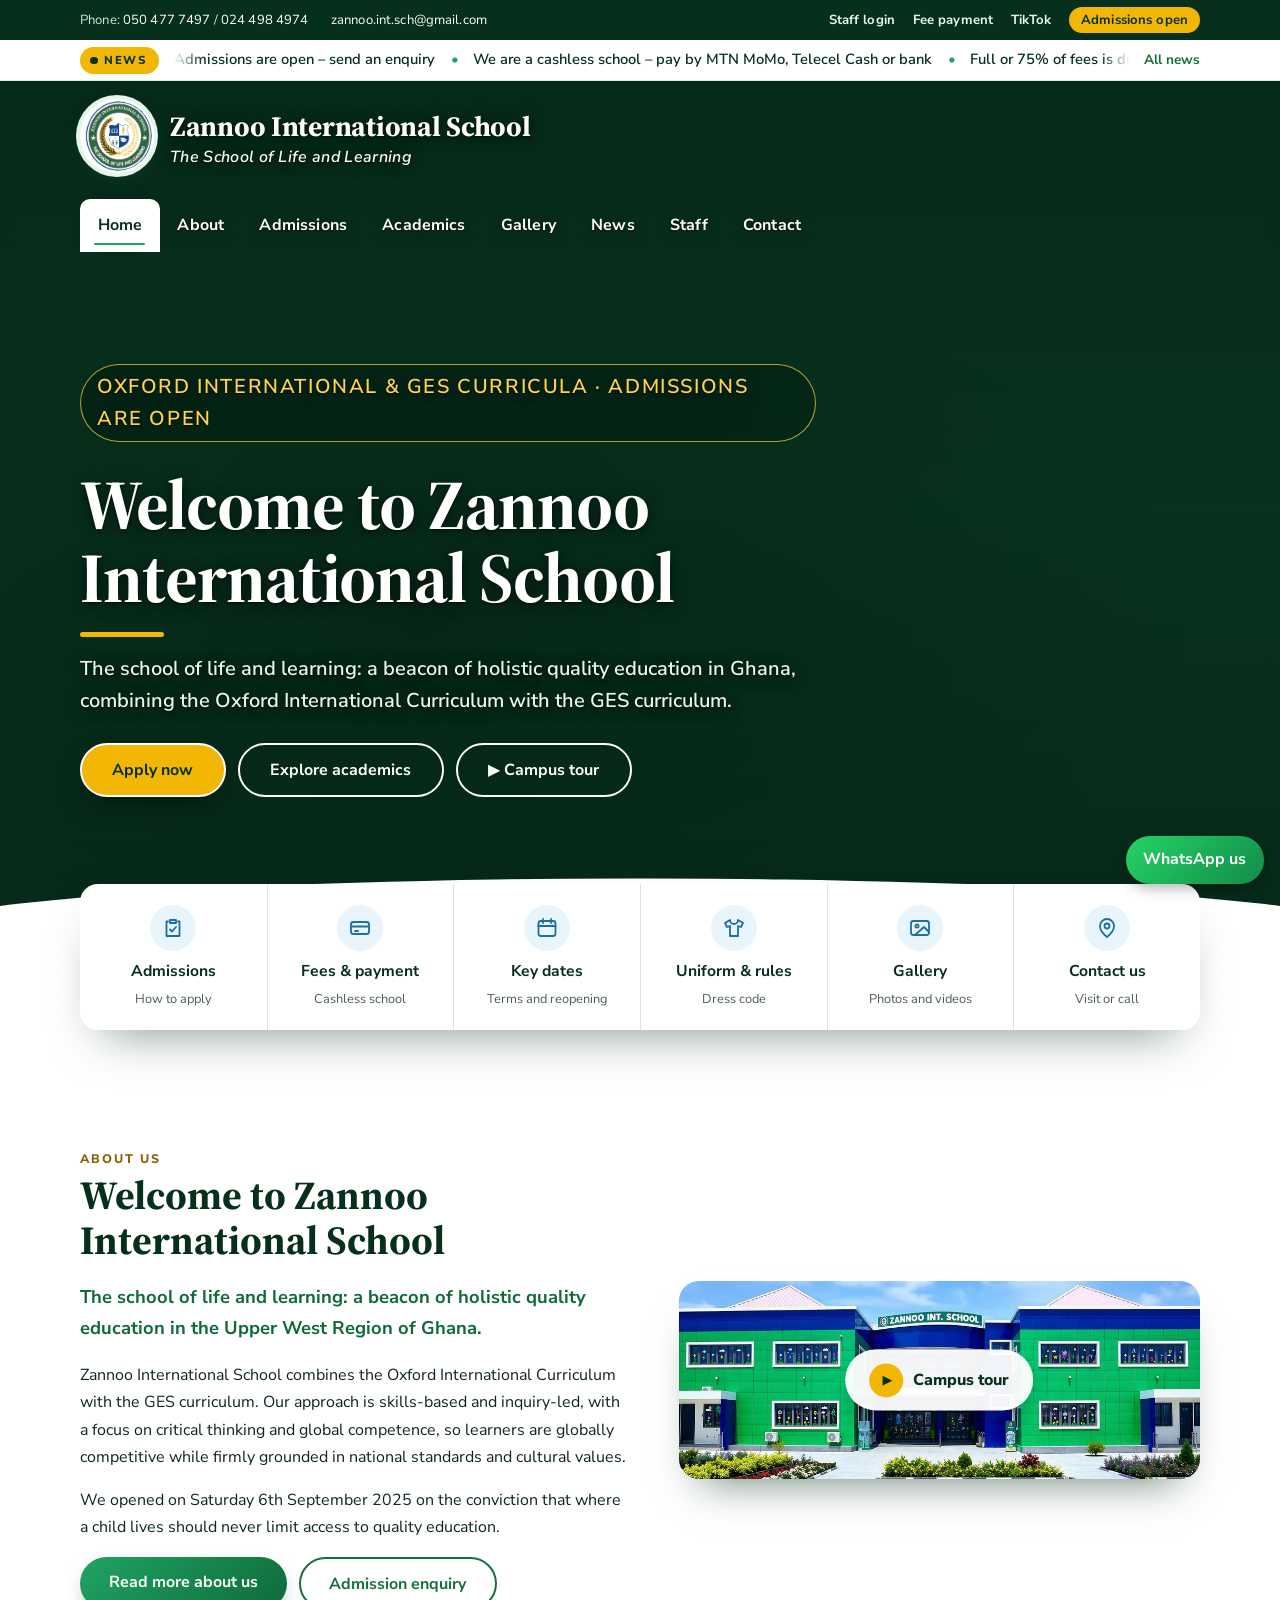
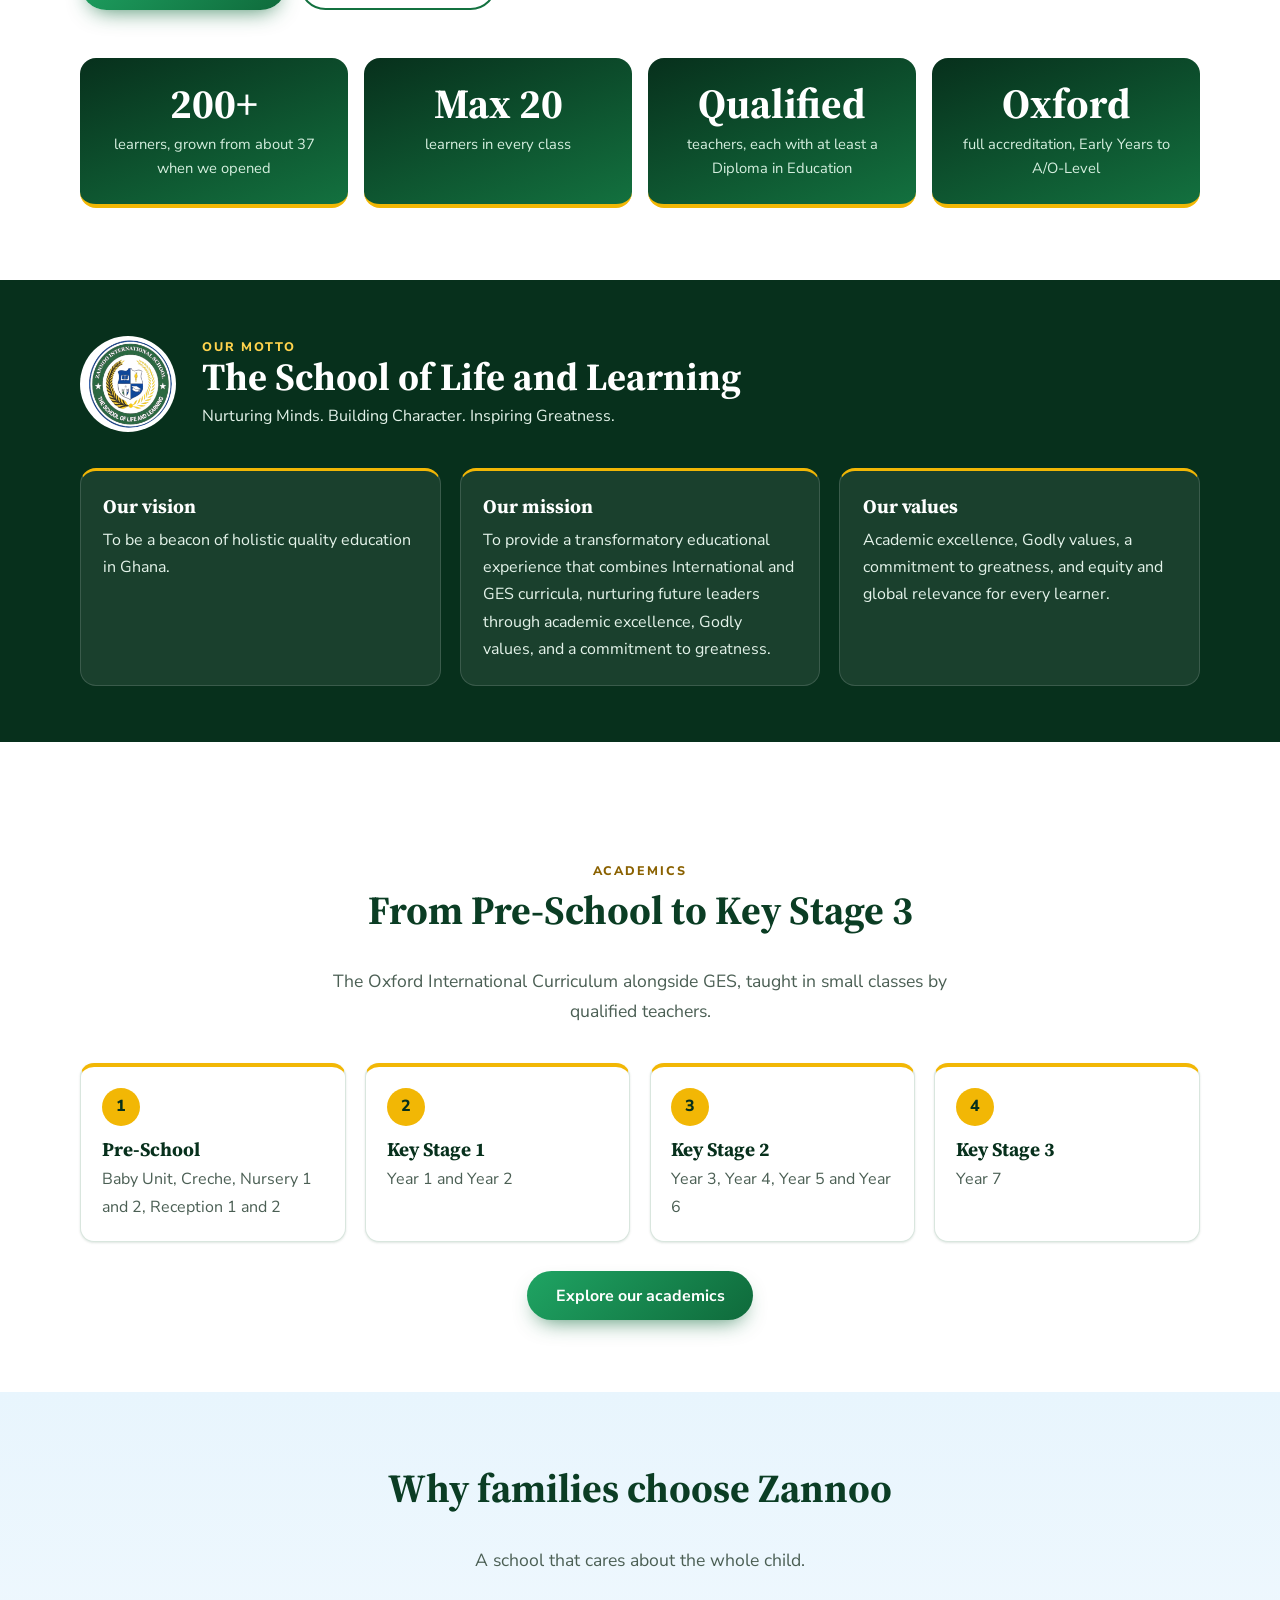
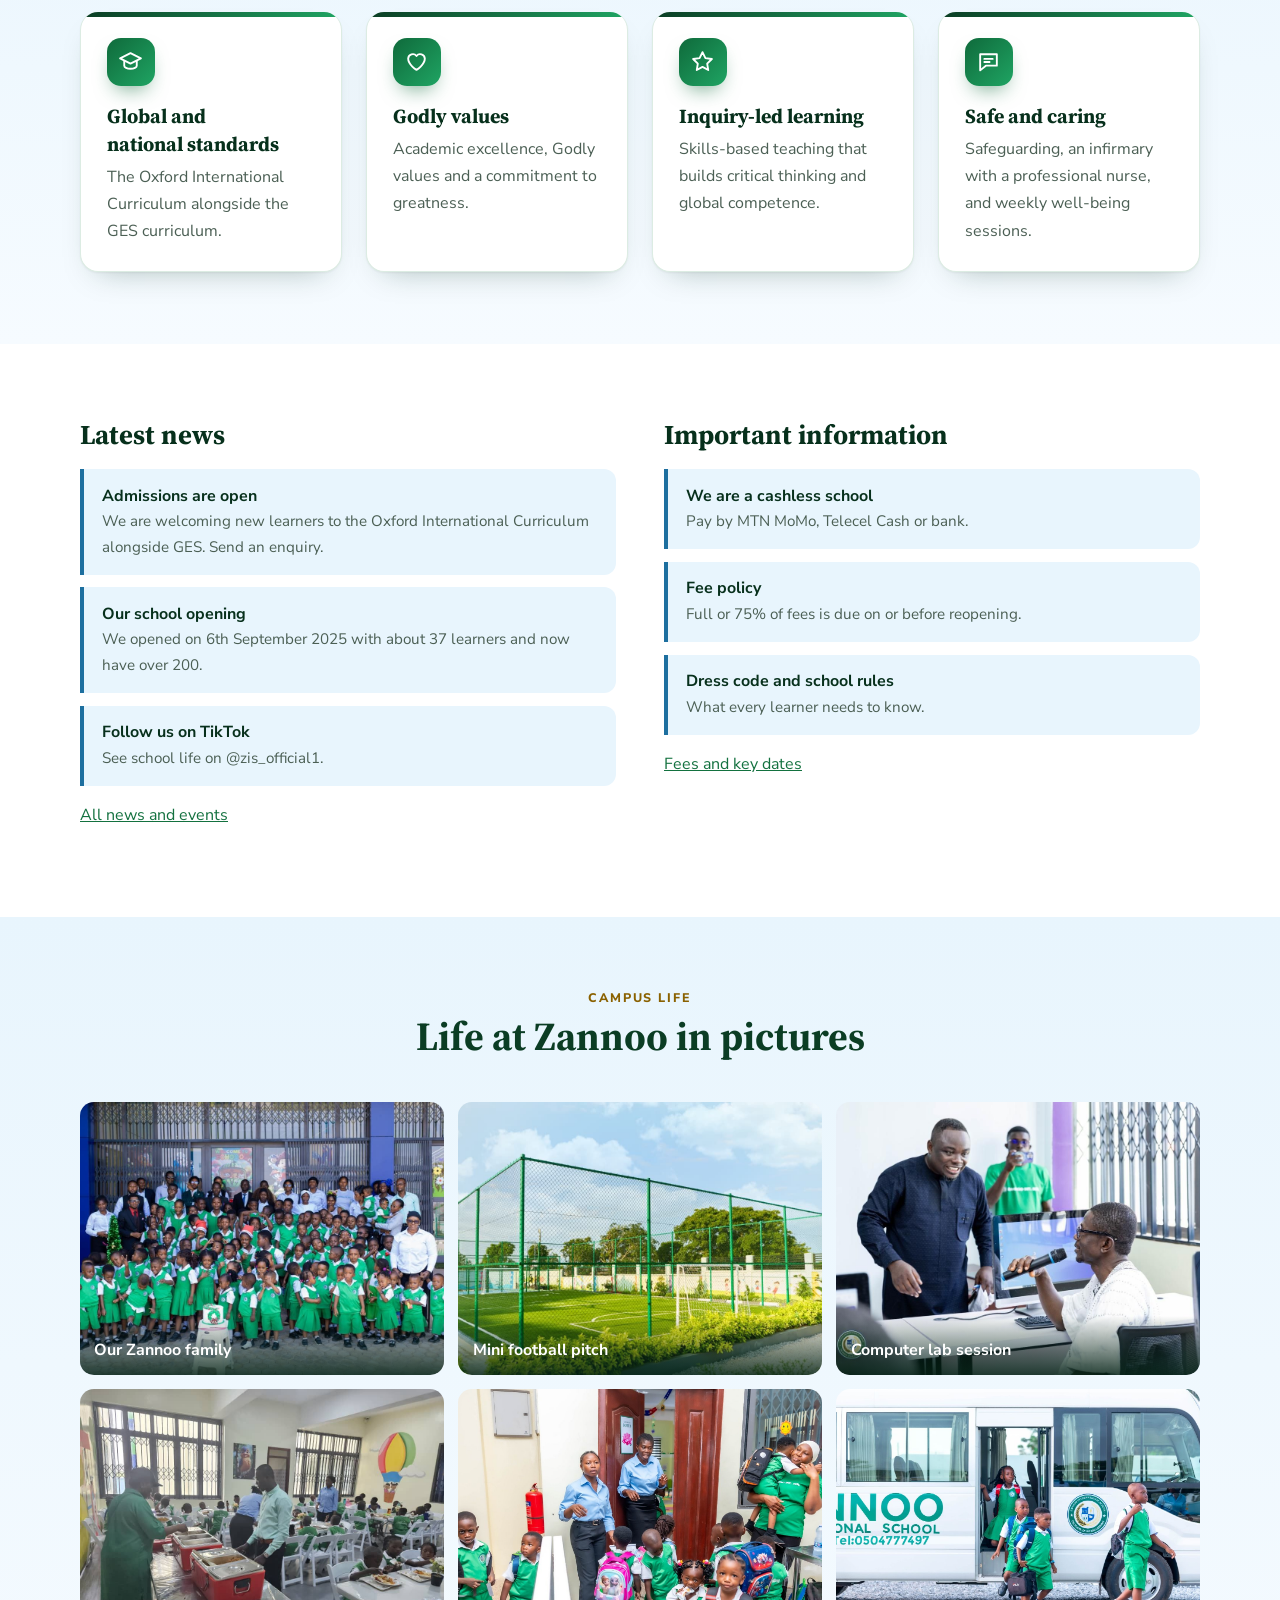
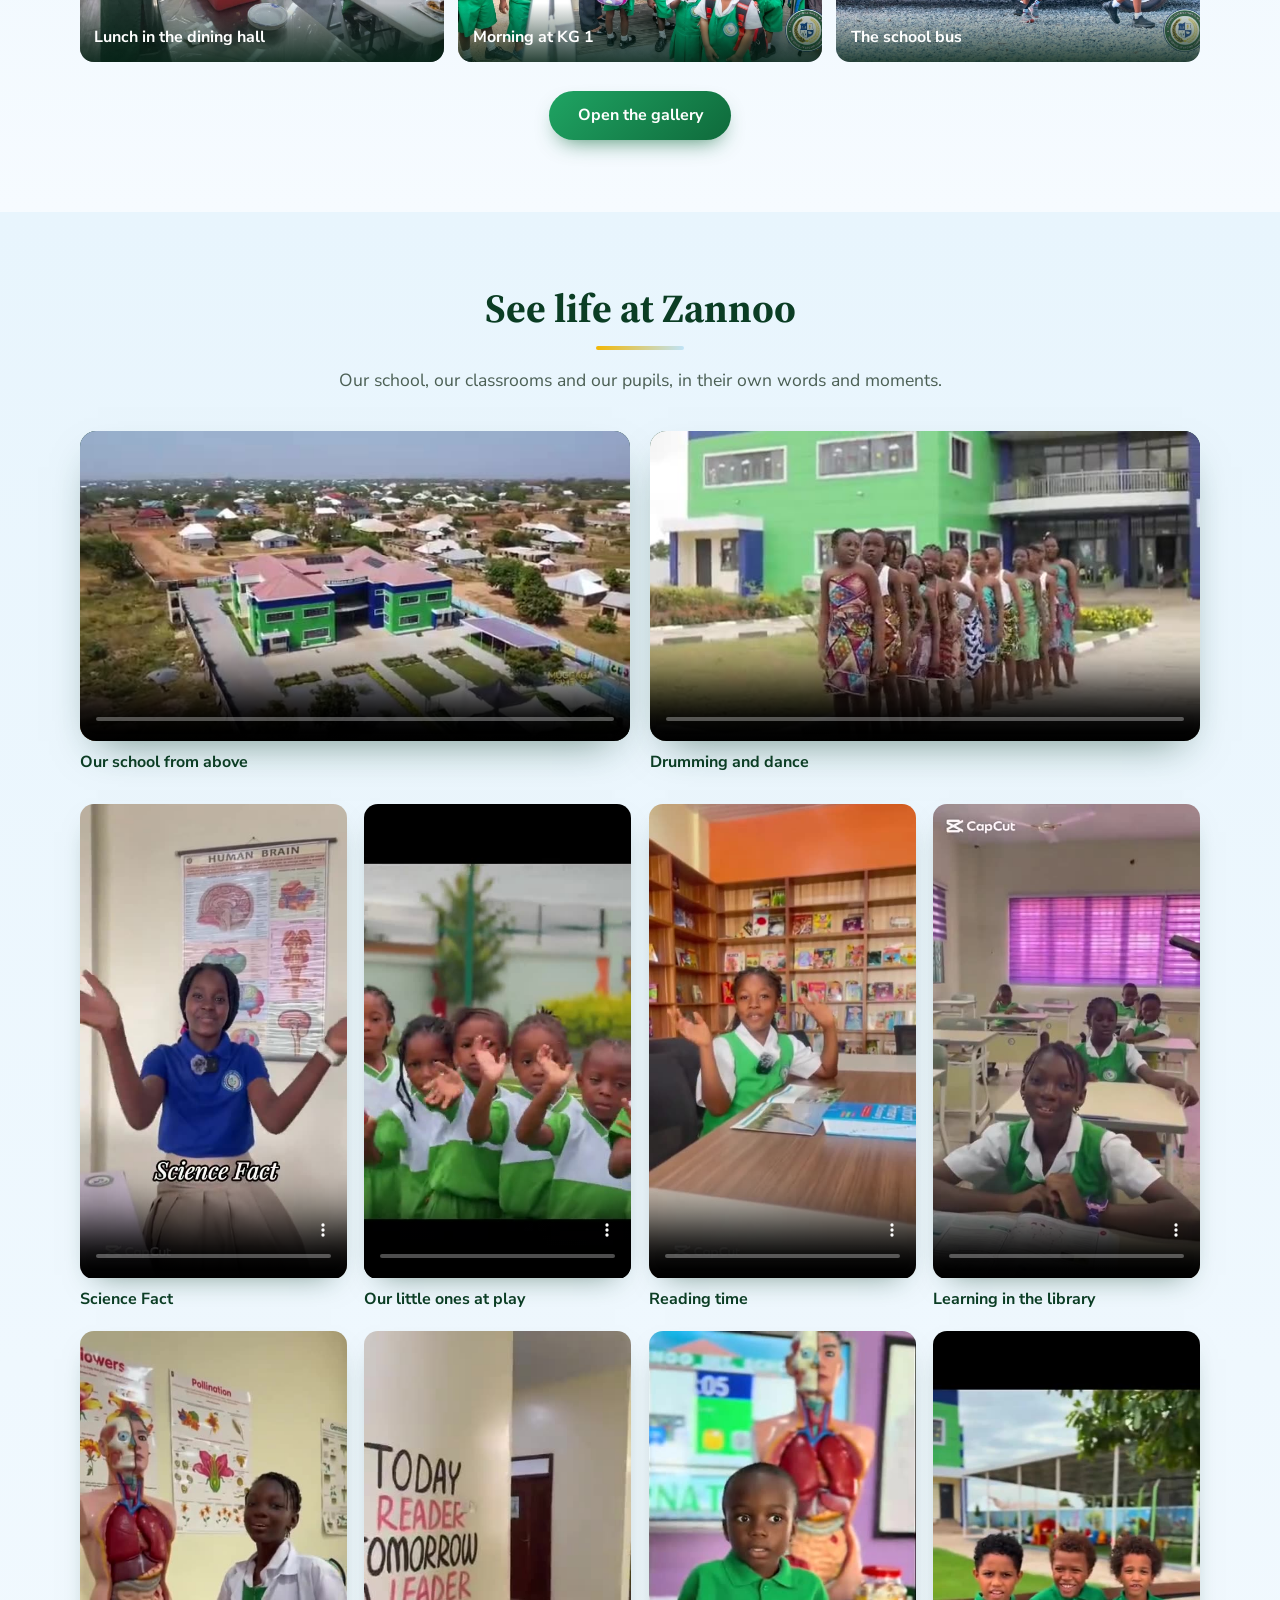
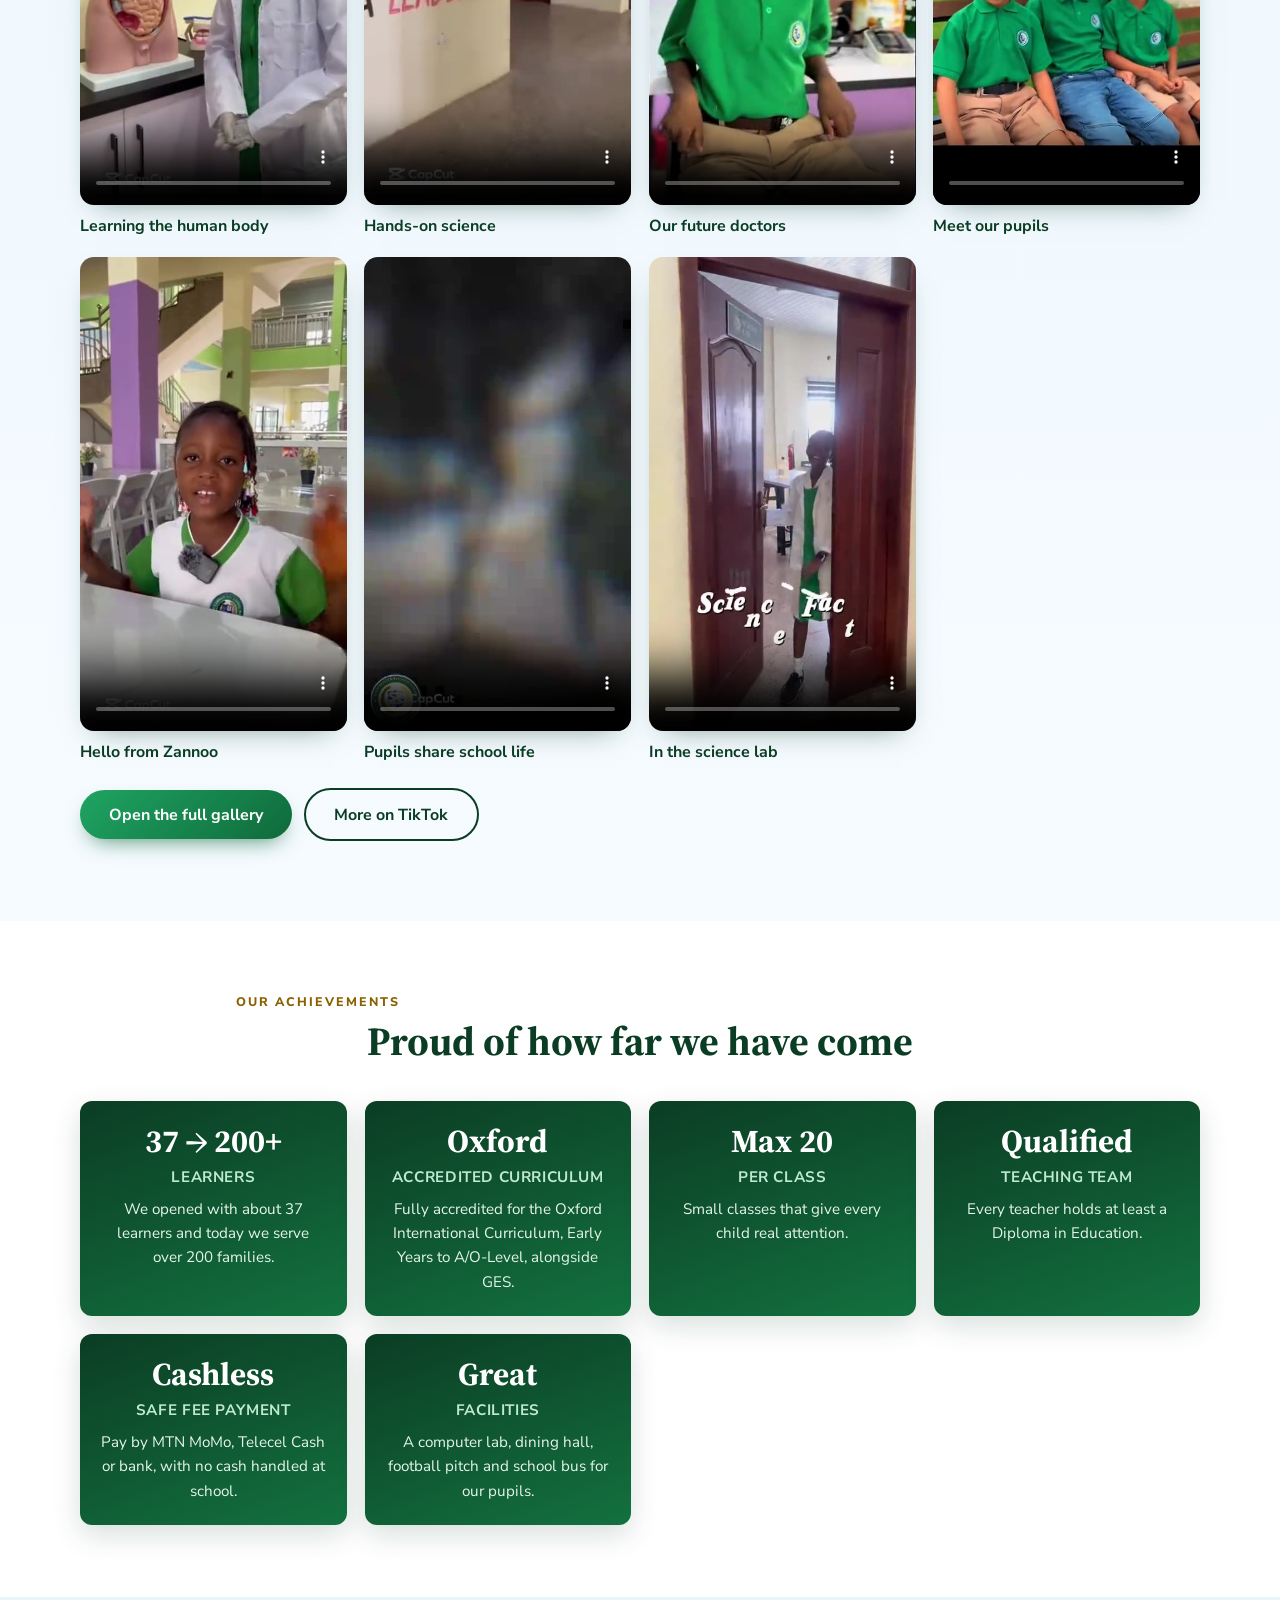
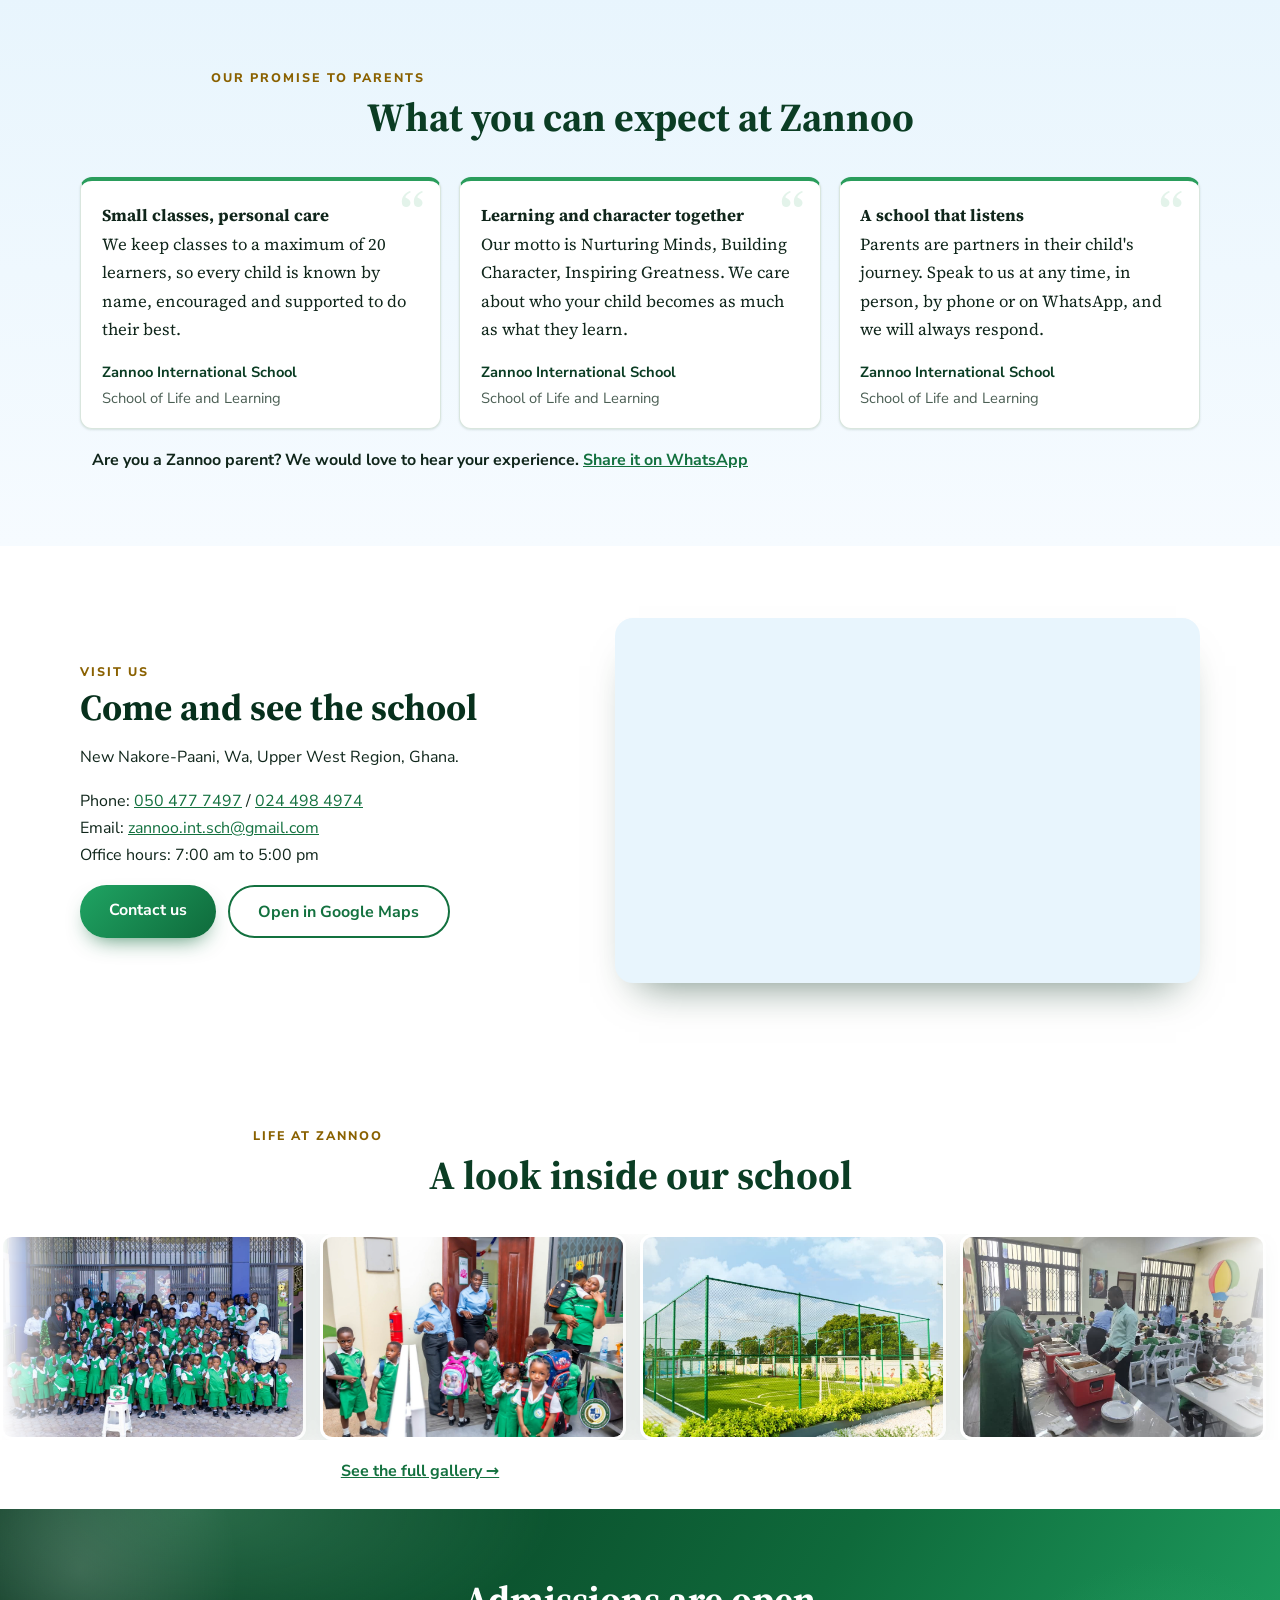
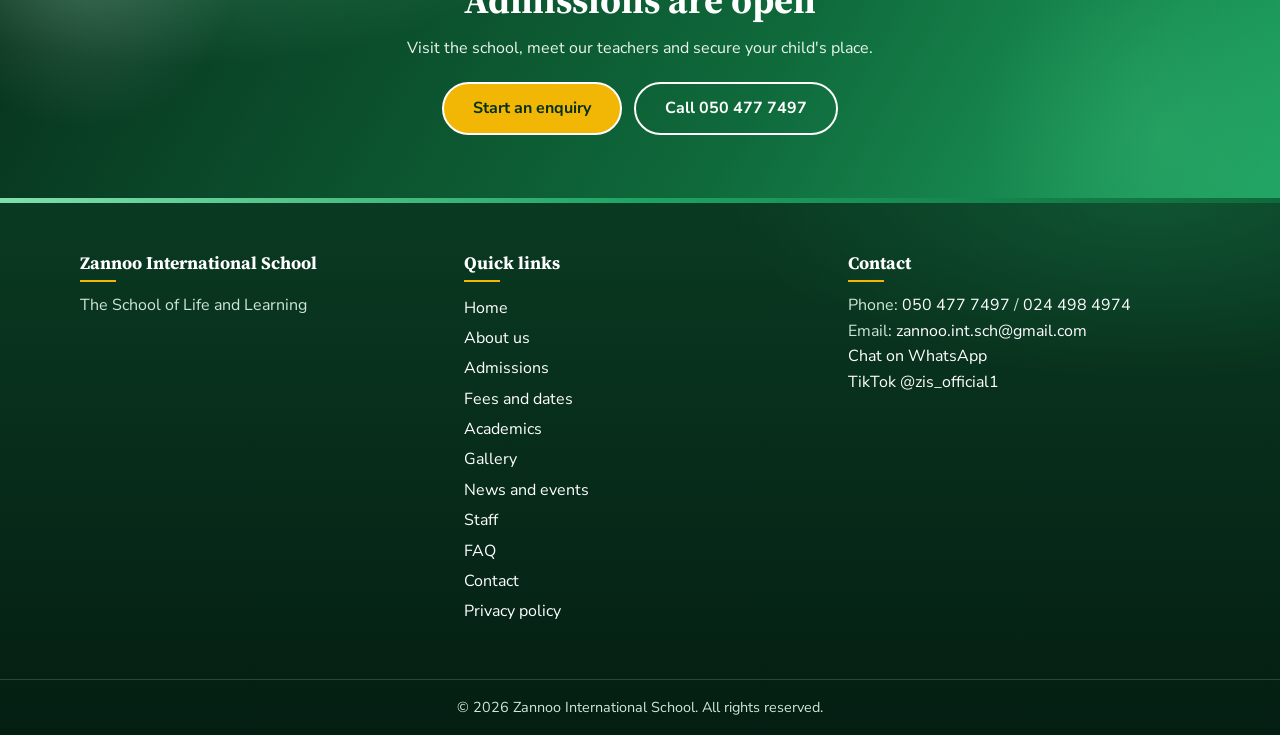
<file: index.html>
<!DOCTYPE html>
<html lang="en">
<head>
<meta charset="utf-8">
<meta name="viewport" content="width=device-width, initial-scale=1">
<meta name="theme-color" content="#0b3d24">
<title>Zannoo International School | The School of Life and Learning</title>
<meta name="description" content="Zannoo International School, the school of life and learning. Admissions, academics and school life.">
<meta property="og:type" content="website"><meta property="og:site_name" content="Zannoo International School"><meta property="og:title" content="Zannoo International School | The School of Life and Learning"><meta property="og:description" content="Zannoo International School, the school of life and learning. Admissions, academics and school life.">
<link rel="icon" href="logo.png" type="image/png">
<link rel="preconnect" href="https://fonts.googleapis.com">
<link rel="preconnect" href="https://fonts.gstatic.com" crossorigin>
<link rel="stylesheet" href="https://fonts.googleapis.com/css2?family=Nunito+Sans:wght@400;600;700&family=Source+Serif+4:ital,wght@0,600;0,700;1,400&display=swap">
<link rel="stylesheet" href="styles.css">
</head>
<body>
<a class="skip" href="#main">Skip to content</a>
<div class="topbar"><div class="wrap">
  <span>Phone: <a href="tel:+233504777497">050 477 7497</a> / <a href="tel:+233244984974">024 498 4974</a></span>
  <span><a href="mailto:zannoo.int.sch@gmail.com">zannoo.int.sch@gmail.com</a></span>
  <span class="tb-links"><a href="admin.html">Staff login</a><a href="fees.html#pay">Fee payment</a><a href="https://www.tiktok.com/@zis_official1" target="_blank" rel="noopener">TikTok</a><a class="tb-adm" href="admissions.html#enquire">Admissions open</a></span>
</div></div>
<div class="newsbar" role="region" aria-label="School news"><div class="wrap">
  <span class="nb-label">News</span>
  <div class="nb-track"><div class="nb-move">
    <a href="admissions.html#enquire">Admissions are open &ndash; send an enquiry</a>
    <a href="fees.html#pay">We are a cashless school &ndash; pay by MTN MoMo, Telecel Cash or bank</a>
    <a href="fees.html#policy">Full or 75% of fees is due on or before reopening</a>
    <a href="https://www.tiktok.com/@zis_official1" target="_blank" rel="noopener">Follow our school on TikTok @zis_official1</a>
    <a href="admissions.html#uniform">Dress code and school rules</a>
    <a href="admissions.html#enquire" aria-hidden="true" tabindex="-1">Admissions are open &ndash; send an enquiry</a>
    <a href="fees.html#pay" aria-hidden="true" tabindex="-1">We are a cashless school &ndash; pay by MTN MoMo, Telecel Cash or bank</a>
    <a href="fees.html#policy" aria-hidden="true" tabindex="-1">Full or 75% of fees is due on or before reopening</a>
    <a href="https://www.tiktok.com/@zis_official1" target="_blank" rel="noopener" aria-hidden="true" tabindex="-1">Follow our school on TikTok @zis_official1</a>
    <a href="admissions.html#uniform" aria-hidden="true" tabindex="-1">Dress code and school rules</a>
  </div></div>
  <a class="nb-all" href="news.html">All news</a>
</div></div>
<div class="hero">
  <div class="slides" aria-hidden="true">
    <div class="slide" style="--i:0"><img class="bg" src="hero-building.jpg" alt="" ><img class="fg" src="hero-building.jpg" alt="" fetchpriority="high"></div>
    <div class="slide" style="--i:1"><img class="bg" src="hero-whole-school.jpg" alt="" loading="lazy"><img class="fg" src="hero-whole-school.jpg" alt="" loading="lazy"></div>
    <div class="slide" style="--i:2"><img class="bg" src="hero-school-bus.jpg" alt="" loading="lazy"><img class="fg" src="hero-school-bus.jpg" alt="" loading="lazy"></div>
    <div class="slide" style="--i:3"><img class="bg" src="hero-football-pitch.jpg" alt="" loading="lazy"><img class="fg" src="hero-football-pitch.jpg" alt="" loading="lazy"></div>
    <div class="slide" style="--i:4"><img class="bg" src="hero-entrance-group.jpg" alt="" loading="lazy"><img class="fg" src="hero-entrance-group.jpg" alt="" loading="lazy"></div>
    <div class="slide" style="--i:5"><img class="bg" src="hero-kg-classroom.jpg" alt="" loading="lazy"><img class="fg" src="hero-kg-classroom.jpg" alt="" loading="lazy"></div>
    <div class="slide" style="--i:6"><img class="bg" src="hero-student.jpg" alt="" loading="lazy"><img class="fg" src="hero-student.jpg" alt="" loading="lazy"></div>
  </div>
  <video class="hero-vid" id="heroVid" muted loop playsinline preload="auto" poster="school-hero.jpg" aria-hidden="true" tabindex="-1"><source src="school-hero.mp4" type="video/mp4"></video>
  <div class="in">
<header class="wrap brand">
  <a href="index.html" aria-label="Zannoo International School home"><img src="logo.png" width="68" height="68" alt="Zannoo International School crest"></a>
  <div><h1>Zannoo International School</h1><p>The School of Life and Learning</p></div>
</header>
<nav class="nav" aria-label="Main"><div class="wrap">
  <button class="nav-toggle" aria-expanded="false" aria-controls="menu">Menu</button>
  <ul id="menu"><li><a href="index.html" aria-current="page">Home</a></li><li><a href="about.html">About</a></li><li><a href="admissions.html">Admissions</a></li><li><a href="academics.html">Academics</a></li><li><a href="gallery.html">Gallery</a></li><li><a href="news.html">News</a></li><li><a href="staff.html">Staff</a></li><li><a href="contact.html">Contact</a></li></ul>
</div></nav>
    <div class="wrap hero-body">
      <p class="eyebrow">Oxford International &amp; GES Curricula &middot; Admissions are open</p>
      <h2>Welcome to Zannoo International School</h2>
      <p>The school of life and learning: a beacon of holistic quality education in Ghana, combining the Oxford International Curriculum with the GES curriculum.</p>
      <div class="btns"><a class="btn light" href="admissions.html#enquire">Apply now</a><a class="btn line" href="academics.html">Explore academics</a><button type="button" class="btn line" data-tour>&#9654; Campus tour</button></div>
    </div>
  </div>
</div>
<main id="main">
<section class="hp-quick" aria-label="Quick links"><div class="wrap"><ul><li><a href="admissions.html"><span class="hp-qi"><svg viewBox="0 0 24 24"><path d="M9 4h6v3H9z"/><path d="M7 5.5H5.5V20h13V5.5H17"/><path d="M9 13.5l2 2 4-4.5"/></svg></span><strong>Admissions</strong><small>How to apply</small></a></li><li><a href="fees.html#pay"><span class="hp-qi"><svg viewBox="0 0 24 24"><rect x="3" y="6" width="18" height="12" rx="2.5"/><path d="M3 10.5h18"/><path d="M7 15h3"/></svg></span><strong>Fees &amp; payment</strong><small>Cashless school</small></a></li><li><a href="fees.html#dates"><span class="hp-qi"><svg viewBox="0 0 24 24"><rect x="3.5" y="5" width="17" height="15" rx="2.5"/><path d="M3.5 10h17M8 3v4M16 3v4"/></svg></span><strong>Key dates</strong><small>Terms and reopening</small></a></li><li><a href="admissions.html#uniform"><span class="hp-qi"><svg viewBox="0 0 24 24"><path d="M8 4l-5 3 2 4 3-1v10h8V10l3 1 2-4-5-3a4 4 0 0 1-8 0z"/></svg></span><strong>Uniform &amp; rules</strong><small>Dress code</small></a></li><li><a href="gallery.html"><span class="hp-qi"><svg viewBox="0 0 24 24"><rect x="3" y="5" width="18" height="14" rx="2.5"/><circle cx="9" cy="10" r="1.6"/><path d="M21 16l-5-5-9 8"/></svg></span><strong>Gallery</strong><small>Photos and videos</small></a></li><li><a href="contact.html"><span class="hp-qi"><svg viewBox="0 0 24 24"><path d="M12 21s-7-5.6-7-11a7 7 0 0 1 14 0c0 5.400-7 11-7 11z"/><circle cx="12" cy="10" r="2.5"/></svg></span><strong>Contact us</strong><small>Visit or call</small></a></li></ul></div></section>

<section class="full hp-about"><div class="wrap hp-about-grid">
  <div>
    <p class="kicker">About us</p>
    <h3>Welcome to Zannoo International School</h3>
    <p class="hp-lead">The school of life and learning: a beacon of holistic quality education in the Upper West Region of Ghana.</p>
    <p>Zannoo International School combines the Oxford International Curriculum with the GES curriculum. Our approach is skills-based and inquiry-led, with a focus on critical thinking and global competence, so learners are globally competitive while firmly grounded in national standards and cultural values.</p>
    <p>We opened on Saturday 6th September 2025 on the conviction that where a child lives should never limit access to quality education.</p>
    <div class="btns"><a class="btn" href="about.html">Read more about us</a><a class="btn ghost" href="admissions.html#enquire">Admission enquiry</a></div>
  </div>
  <figure class="hp-media"><img src="building.jpg" width="990" height="377" alt="The Zannoo International School building at New Nakore-Paani, Wa" loading="lazy"><button type="button" class="hp-play" data-tour aria-label="Play the campus tour video"><span>&#9654;</span> Campus tour</button></figure>
</div>
<div class="wrap hp-stats" aria-label="School at a glance">
  <div><b data-count="200" data-suffix="+">200+</b><span>learners, grown from about 37 when we opened</span></div>
  <div><b data-count="20" data-prefix="Max ">Max 20</b><span>learners in every class</span></div>
  <div><b>Qualified</b><span>teachers, each with at least a Diploma in Education</span></div>
  <div><b>Oxford</b><span>full accreditation, Early Years to A/O-Level</span></div>
</div></section>

<section class="hp-mvm"><div class="wrap">
  <div class="hp-motto"><img src="logo.png" width="96" height="96" alt="Zannoo International School crest"><div><p class="kicker">Our motto</p><h3>The School of Life and Learning</h3><p>Nurturing Minds. Building Character. Inspiring Greatness.</p></div></div>
  <div class="hp-cols">
    <div><h4>Our vision</h4><p>To be a beacon of holistic quality education in Ghana.</p></div>
    <div><h4>Our mission</h4><p>To provide a transformatory educational experience that combines International and GES curricula, nurturing future leaders through academic excellence, Godly values, and a commitment to greatness.</p></div>
    <div><h4>Our values</h4><p>Academic excellence, Godly values, a commitment to greatness, and equity and global relevance for every learner.</p></div>
  </div>
</div></section>

<section class="full"><div class="wrap">
  <p class="kicker hp-k">Academics</p>
  <h3 class="hp-h">From Pre-School to Key Stage 3</h3><p class="lede">The Oxford International Curriculum alongside GES, taught in small classes by qualified teachers.</p>
  <div class="hp-stages"><div class="hp-stage"><span class="hp-sn">1</span><h4>Pre-School</h4><p>Baby Unit, Creche, Nursery 1 and 2, Reception 1 and 2</p></div><div class="hp-stage"><span class="hp-sn">2</span><h4>Key Stage 1</h4><p>Year 1 and Year 2</p></div><div class="hp-stage"><span class="hp-sn">3</span><h4>Key Stage 2</h4><p>Year 3, Year 4, Year 5 and Year 6</p></div><div class="hp-stage"><span class="hp-sn">4</span><h4>Key Stage 3</h4><p>Year 7</p></div></div>
  <p class="hp-center"><a class="btn" href="academics.html">Explore our academics</a></p>
</div></section>

<section class="full tint"><div class="wrap">
  <h3 class="hp-h">Why families choose Zannoo</h3><p class="lede">A school that cares about the whole child.</p>
  <div class="cards">
    <div class="card"><span class="ico" aria-hidden="true"><svg viewBox="0 0 24 24"><path d="M2 9l10-5 10 5-10 5z"/><path d="M6 11.5V16c0 1.6 2.7 3 6 3s6-1.4 6-3v-4.5"/></svg></span><h4>Global and national standards</h4><p>The Oxford International Curriculum alongside the GES curriculum.</p></div>
    <div class="card"><span class="ico" aria-hidden="true"><svg viewBox="0 0 24 24"><path d="M12 20s-8-4.8-8-10.8A4.5 4.5 0 0 1 12 6.7a4.5 4.5 0 0 1 8 2.5C20 15.200 12 20 12 20z"/></svg></span><h4>Godly values</h4><p>Academic excellence, Godly values and a commitment to greatness.</p></div>
    <div class="card"><span class="ico" aria-hidden="true"><svg viewBox="0 0 24 24"><path d="M12 3l2.8 5.7 6.2.9-4.5 4.4 1 6.2L12 17.2l-5.5 3 1-6.2L3 9.6l6.2-.9z"/></svg></span><h4>Inquiry-led learning</h4><p>Skills-based teaching that builds critical thinking and global competence.</p></div>
    <div class="card"><span class="ico" aria-hidden="true"><svg viewBox="0 0 24 24"><path d="M4 5h16v11H9.5L4 20.5z"/><path d="M8 9.5h8M8 12.5h5"/></svg></span><h4>Safe and caring</h4><p>Safeguarding, an infirmary with a professional nurse, and weekly well-being sessions.</p></div>
  </div></div></section>

<section class="full"><div class="wrap hp-news">
  <div>
    <h3>Latest news</h3>
    <ul class="hp-list">
      <li><a href="admissions.html#enquire"><strong>Admissions are open</strong><span>We are welcoming new learners to the Oxford International Curriculum alongside GES. Send an enquiry.</span></a></li>
      <li><a href="news.html"><strong>Our school opening</strong><span>We opened on 6th September 2025 with about 37 learners and now have over 200.</span></a></li>
      <li><a href="https://www.tiktok.com/@zis_official1" target="_blank" rel="noopener"><strong>Follow us on TikTok</strong><span>See school life on @zis_official1.</span></a></li>
    </ul>
    <p><a class="more" href="news.html">All news and events</a></p>
  </div>
  <div>
    <h3>Important information</h3>
    <ul class="hp-list">
      <li><a href="fees.html#pay"><strong>We are a cashless school</strong><span>Pay by MTN MoMo, Telecel Cash or bank.</span></a></li>
      <li><a href="fees.html#policy"><strong>Fee policy</strong><span>Full or 75% of fees is due on or before reopening.</span></a></li>
      <li><a href="admissions.html#uniform"><strong>Dress code and school rules</strong><span>What every learner needs to know.</span></a></li>
    </ul>
    <p><a class="more" href="fees.html">Fees and key dates</a></p>
  </div>
</div></section>

<section class="full tint"><div class="wrap">
  <p class="kicker hp-k">Campus life</p>
  <h3 class="hp-h">Life at Zannoo in pictures</h3>
  <div class="hp-photos"><a class="hp-ph" href="gallery.html"><img src="gallery-whole-school.jpg" alt="Our Zannoo family" loading="lazy"><span>Our Zannoo family</span></a><a class="hp-ph" href="gallery.html"><img src="gallery-football-pitch.jpg" alt="Mini football pitch" loading="lazy"><span>Mini football pitch</span></a><a class="hp-ph" href="gallery.html"><img src="gallery-computer-lab.jpg" alt="Computer lab session" loading="lazy"><span>Computer lab session</span></a><a class="hp-ph" href="gallery.html"><img src="gallery-dining-hall.jpg" alt="Lunch in the dining hall" loading="lazy"><span>Lunch in the dining hall</span></a><a class="hp-ph" href="gallery.html"><img src="gallery-kg-classroom.jpg" alt="Morning at KG 1" loading="lazy"><span>Morning at KG 1</span></a><a class="hp-ph" href="gallery.html"><img src="gallery-school-bus.jpg" alt="The school bus" loading="lazy"><span>The school bus</span></a></div>
  <p class="hp-center"><a class="btn" href="gallery.html">Open the gallery</a></p>
</div></section>

<section class="full tint" id="videos"><div class="wrap">
  <h3>See life at Zannoo</h3><p class="lede">Our school, our classrooms and our pupils, in their own words and moments.</p>
  <div class="vpair"><figure class="feat-video"><video controls preload="none" playsinline poster="video-aerial-school.jpg" aria-label="Aerial view of Zannoo International School"><source src="video-aerial-school.mp4" type="video/mp4"></video><figcaption>Our school from above</figcaption></figure><figure class="feat-video"><video controls preload="none" playsinline poster="video-music-dance.jpg" aria-label="Drumming and dance at Zannoo International School"><source src="video-music-dance.mp4" type="video/mp4"></video><figcaption>Drumming and dance</figcaption></figure></div>
  <div class="vgrid">
        <figure class="vcard"><video controls preload="none" playsinline poster="video-science-fact.jpg" aria-label="A pupil shares a science fact in class"><source src="video-science-fact.mp4" type="video/mp4"></video><figcaption>Science Fact</figcaption></figure>
        <figure class="vcard"><video controls preload="none" playsinline poster="video-little-ones.jpg" aria-label="Nursery and KG pupils enjoying the playground"><source src="video-little-ones.mp4" type="video/mp4"></video><figcaption>Our little ones at play</figcaption></figure>
        <figure class="vcard"><video controls preload="none" playsinline poster="video-library-reading.jpg" aria-label="A pupil reading in our school library"><source src="video-library-reading.mp4" type="video/mp4"></video><figcaption>Reading time</figcaption></figure>
        <figure class="vcard"><video controls preload="none" playsinline poster="video-library-learning.jpg" aria-label="A pupil studying with books and a dictionary"><source src="video-library-learning.mp4" type="video/mp4"></video><figcaption>Learning in the library</figcaption></figure>
        <figure class="vcard"><video controls preload="none" playsinline poster="video-human-body.jpg" aria-label="A pupil in a lab coat at the science lab model"><source src="video-human-body.mp4" type="video/mp4"></video><figcaption>Learning the human body</figcaption></figure>
        <figure class="vcard"><video controls preload="none" playsinline poster="video-hands-on-science.jpg" aria-label="Pupils doing a hands-on activity"><source src="video-hands-on-science.mp4" type="video/mp4"></video><figcaption>Hands-on science</figcaption></figure>
        <figure class="vcard"><video controls preload="none" playsinline poster="video-future-doctors.jpg" aria-label="Two pupils dressed as doctors"><source src="video-future-doctors.mp4" type="video/mp4"></video><figcaption>Our future doctors</figcaption></figure>
        <figure class="vcard"><video controls preload="none" playsinline poster="video-pupils-together.jpg" aria-label="Pupils sitting together on the school grounds"><source src="video-pupils-together.mp4" type="video/mp4"></video><figcaption>Meet our pupils</figcaption></figure>
        <figure class="vcard"><video controls preload="none" playsinline poster="video-hello-pupil-1.jpg" aria-label="A pupil speaking in the school atrium"><source src="video-hello-pupil-1.mp4" type="video/mp4"></video><figcaption>Hello from Zannoo</figcaption></figure>
        <figure class="vcard"><video controls preload="none" playsinline poster="video-pupils-share.jpg" aria-label="Pupils talk about their school"><source src="video-pupils-share.mp4" type="video/mp4"></video><figcaption>Pupils share school life</figcaption></figure>
        <figure class="vcard"><video controls preload="none" playsinline poster="video-science-lab.jpg" aria-label="A pupil at the science lab"><source src="video-science-lab.mp4" type="video/mp4"></video><figcaption>In the science lab</figcaption></figure>
      </div>
  <p class="vmore"><a class="btn" href="gallery.html#videos">Open the full gallery</a> <a class="btn line dark" href="https://www.tiktok.com/@zis_official1" target="_blank" rel="noopener">More on TikTok</a></p>
</div></section>

<section class="full ach" id="achievements"><div class="wrap"><p class="kicker">Our achievements</p><h3 class="hp-h">Proud of how far we have come</h3><div class="agrid"><div class="acard"><b>37 &rarr; 200+</b><h4>Learners</h4><p>We opened with about 37 learners and today we serve over 200 families.</p></div><div class="acard"><b>Oxford</b><h4>Accredited curriculum</h4><p>Fully accredited for the Oxford International Curriculum, Early Years to A/O-Level, alongside GES.</p></div><div class="acard"><b>Max 20</b><h4>Per class</h4><p>Small classes that give every child real attention.</p></div><div class="acard"><b>Qualified</b><h4>Teaching team</h4><p>Every teacher holds at least a Diploma in Education.</p></div><div class="acard"><b>Cashless</b><h4>Safe fee payment</h4><p>Pay by MTN MoMo, Telecel Cash or bank, with no cash handled at school.</p></div><div class="acard"><b>Great</b><h4>Facilities</h4><p>A computer lab, dining hall, football pitch and school bus for our pupils.</p></div></div></div></section>

<section class="full tint testi" id="testimonials"><div class="wrap"><p class="kicker">Our promise to parents</p><h3 class="hp-h">What you can expect at Zannoo</h3><div class="tgrid"><figure class="tcard"><blockquote><p><strong>Small classes, personal care</strong><br>We keep classes to a maximum of 20 learners, so every child is known by name, encouraged and supported to do their best.</p></blockquote><figcaption><strong>Zannoo International School</strong><span>School of Life and Learning</span></figcaption></figure><figure class="tcard"><blockquote><p><strong>Learning and character together</strong><br>Our motto is Nurturing Minds, Building Character, Inspiring Greatness. We care about who your child becomes as much as what they learn.</p></blockquote><figcaption><strong>Zannoo International School</strong><span>School of Life and Learning</span></figcaption></figure><figure class="tcard"><blockquote><p><strong>A school that listens</strong><br>Parents are partners in their child's journey. Speak to us at any time, in person, by phone or on WhatsApp, and we will always respond.</p></blockquote><figcaption><strong>Zannoo International School</strong><span>School of Life and Learning</span></figcaption></figure></div><p class="marq-more">Are you a Zannoo parent? We would love to hear your experience. <a href="https://wa.me/233504777497?text=Hello%20Zannoo%20International%20School%2C%20I%20would%20like%20to%20share%20my%20feedback" target="_blank" rel="noopener">Share it on WhatsApp</a></p></div></section>

<section class="full"><div class="wrap hp-visit">
  <div>
    <p class="kicker">Visit us</p><h3>Come and see the school</h3>
    <p>New Nakore-Paani, Wa, Upper West Region, Ghana.</p>
    <p>Phone: <a href="tel:+233504777497">050 477 7497</a> / <a href="tel:+233244984974">024 498 4974</a><br>Email: <a href="mailto:zannoo.int.sch@gmail.com">zannoo.int.sch@gmail.com</a><br>Office hours: 7:00 am to 5:00 pm</p>
    <div class="btns"><a class="btn" href="contact.html">Contact us</a><a class="btn ghost" href="https://www.google.com/maps/search/?api=1&amp;query=Zannoo+International+School+New+Nakore-Paani+Wa+Ghana" target="_blank" rel="noopener">Open in Google Maps</a></div>
  </div>
  <div class="hp-map"><iframe title="Map of Zannoo International School in Wa" src="https://www.google.com/maps?q=Zannoo+International+School+New+Nakore-Paani+Wa+Ghana&amp;output=embed" loading="lazy" referrerpolicy="no-referrer-when-downgrade"></iframe></div>
</div></section>

<section class="full life" aria-label="Life at Zannoo"><div class="wrap"><p class="kicker">Life at Zannoo</p><h3 class="hp-h">A look inside our school</h3></div><div class="marq"><div class="marq-track"><a href="gallery.html"><img src="gallery-whole-school.jpg" width="360" height="240" alt="All pupils and teachers together in front of the school" loading="lazy"></a><a href="gallery.html"><img src="gallery-kg-classroom.jpg" width="360" height="240" alt="Teachers welcoming pupils at the KG 1 Lotus classroom door" loading="lazy"></a><a href="gallery.html"><img src="gallery-football-pitch.jpg" width="360" height="240" alt="Pupils on the school football pitch" loading="lazy"></a><a href="gallery.html"><img src="gallery-dining-hall.jpg" width="360" height="240" alt="Pupils in the school dining hall" loading="lazy"></a><a href="gallery.html"><img src="gallery-computer-lab.jpg" width="360" height="240" alt="A computer lab session" loading="lazy"></a><a href="gallery.html"><img src="gallery-entrance-group.jpg" width="360" height="240" alt="Pupils together at the school entrance" loading="lazy"></a><a href="gallery.html"><img src="gallery-school-bus.jpg" width="360" height="240" alt="The Zannoo school bus" loading="lazy"></a><a href="gallery.html"><img src="gallery-staff-team.jpg" width="360" height="240" alt="The Zannoo staff team at reception" loading="lazy"></a><span class="marq-dup" aria-hidden="true"><a href="gallery.html" tabindex="-1"><img src="gallery-whole-school.jpg" width="360" height="240" alt="" loading="lazy"></a><a href="gallery.html" tabindex="-1"><img src="gallery-kg-classroom.jpg" width="360" height="240" alt="" loading="lazy"></a><a href="gallery.html" tabindex="-1"><img src="gallery-football-pitch.jpg" width="360" height="240" alt="" loading="lazy"></a><a href="gallery.html" tabindex="-1"><img src="gallery-dining-hall.jpg" width="360" height="240" alt="" loading="lazy"></a><a href="gallery.html" tabindex="-1"><img src="gallery-computer-lab.jpg" width="360" height="240" alt="" loading="lazy"></a><a href="gallery.html" tabindex="-1"><img src="gallery-entrance-group.jpg" width="360" height="240" alt="" loading="lazy"></a><a href="gallery.html" tabindex="-1"><img src="gallery-school-bus.jpg" width="360" height="240" alt="" loading="lazy"></a><a href="gallery.html" tabindex="-1"><img src="gallery-staff-team.jpg" width="360" height="240" alt="" loading="lazy"></a></span></div></div><div class="wrap"><p class="marq-more"><a href="gallery.html">See the full gallery &rarr;</a></p></div></section>

<section class="cta"><h3>Admissions are open</h3><p>Visit the school, meet our teachers and secure your child's place.</p>
  <div class="btns" style="justify-content:center"><a class="btn light" href="admissions.html#enquire">Start an enquiry</a><a class="btn line" href="tel:+233504777497">Call 050 477 7497</a></div></section>
</main>
<footer>
  <div class="wrap">
    <div><h4>Zannoo International School</h4><p>The School of Life and Learning</p></div>
    <div><h4>Quick links</h4><ul><li><a href="index.html">Home</a></li><li><a href="about.html">About us</a></li><li><a href="admissions.html">Admissions</a></li><li><a href="fees.html">Fees and dates</a></li><li><a href="academics.html">Academics</a></li><li><a href="gallery.html">Gallery</a></li><li><a href="news.html">News and events</a></li><li><a href="staff.html">Staff</a></li><li><a href="faq.html">FAQ</a></li><li><a href="contact.html">Contact</a></li><li><a href="privacy.html">Privacy policy</a></li></ul></div>
    <div id="contact"><h4>Contact</h4><p>Phone: <a href="tel:+233504777497">050 477 7497</a> / <a href="tel:+233244984974">024 498 4974</a><br>Email: <a href="mailto:zannoo.int.sch@gmail.com">zannoo.int.sch@gmail.com</a></p>
    <p><a href="https://wa.me/233504777497?text=Hello%20Zannoo%20International%20School" target="_blank" rel="noopener">Chat on WhatsApp</a><br><a href="https://www.tiktok.com/@zis_official1" target="_blank" rel="noopener">TikTok @zis_official1</a></p></div>
  </div>
  <p class="copy">&copy; <span id="yr"></span> Zannoo International School. All rights reserved.</p>
</footer>
<a class="floatwa" href="https://wa.me/233504777497?text=Hello%20Zannoo%20International%20School" target="_blank" rel="noopener" aria-label="Chat with the school on WhatsApp">WhatsApp us</a>
<script>document.getElementById('yr').textContent=new Date().getFullYear();</script>
<div class="tour" id="tour" hidden role="dialog" aria-modal="true" aria-label="Campus tour video">
  <button type="button" class="tour-x" aria-label="Close video">&times;</button>
  <video controls playsinline preload="none" poster="video-aerial-school.jpg"><source data-src="video-aerial-school.mp4" type="video/mp4"></video>
</div>
<script>
(function(){
var t=document.getElementById('tour');if(!t)return;var v=t.querySelector('video'),src=v.querySelector('source');
function open(){if(!src.src){src.src=src.dataset.src;v.load();}t.hidden=false;document.body.style.overflow='hidden';v.play().catch(function(){});t.querySelector('.tour-x').focus();}
function close(){v.pause();t.hidden=true;document.body.style.overflow='';}
[].forEach.call(document.querySelectorAll('[data-tour]'),function(b){b.addEventListener('click',open);});
t.querySelector('.tour-x').onclick=close;t.addEventListener('click',function(e){if(e.target===t)close();});
document.addEventListener('keydown',function(e){if(!t.hidden&&e.key==='Escape')close();});
})();
(function(){
var els=[].slice.call(document.querySelectorAll('.hp-stats b[data-count]'));if(!els.length||!('IntersectionObserver' in window))return;
if(window.matchMedia&&matchMedia('(prefers-reduced-motion: reduce)').matches)return;
var io=new IntersectionObserver(function(es){es.forEach(function(e){if(!e.isIntersecting)return;io.unobserve(e.target);var el=e.target,end=+el.dataset.count,pre=el.dataset.prefix||'',suf=el.dataset.suffix||'',st=null;
function step(ts){if(!st)st=ts;var p=Math.min((ts-st)/1200,1);el.textContent=pre+Math.round(end*p)+suf;if(p<1)requestAnimationFrame(step);}requestAnimationFrame(step);});},{threshold:.6});
els.forEach(function(el){io.observe(el);});
})();
</script>
<script>
(function(){var v=document.getElementById('heroVid');if(!v)return;
if(window.matchMedia&&matchMedia('(prefers-reduced-motion: reduce)').matches){v.remove();return;}
var p=v.play&&v.play();if(p&&p.then){p.then(function(){v.classList.add('on');}).catch(function(){});}
document.addEventListener('visibilitychange',function(){if(document.hidden){v.pause();}else{v.play().catch(function(){});}});
})();
</script>
<script>
(function(){var vs=[].slice.call(document.querySelectorAll('.vcard video,.feat-video video'));
vs.forEach(function(v){v.addEventListener('play',function(){vs.forEach(function(o){if(o!==v)o.pause();});});});})();
</script>
<script src="config.js"></script>
<script src="script.js"></script>
</body>
</html>
</file>
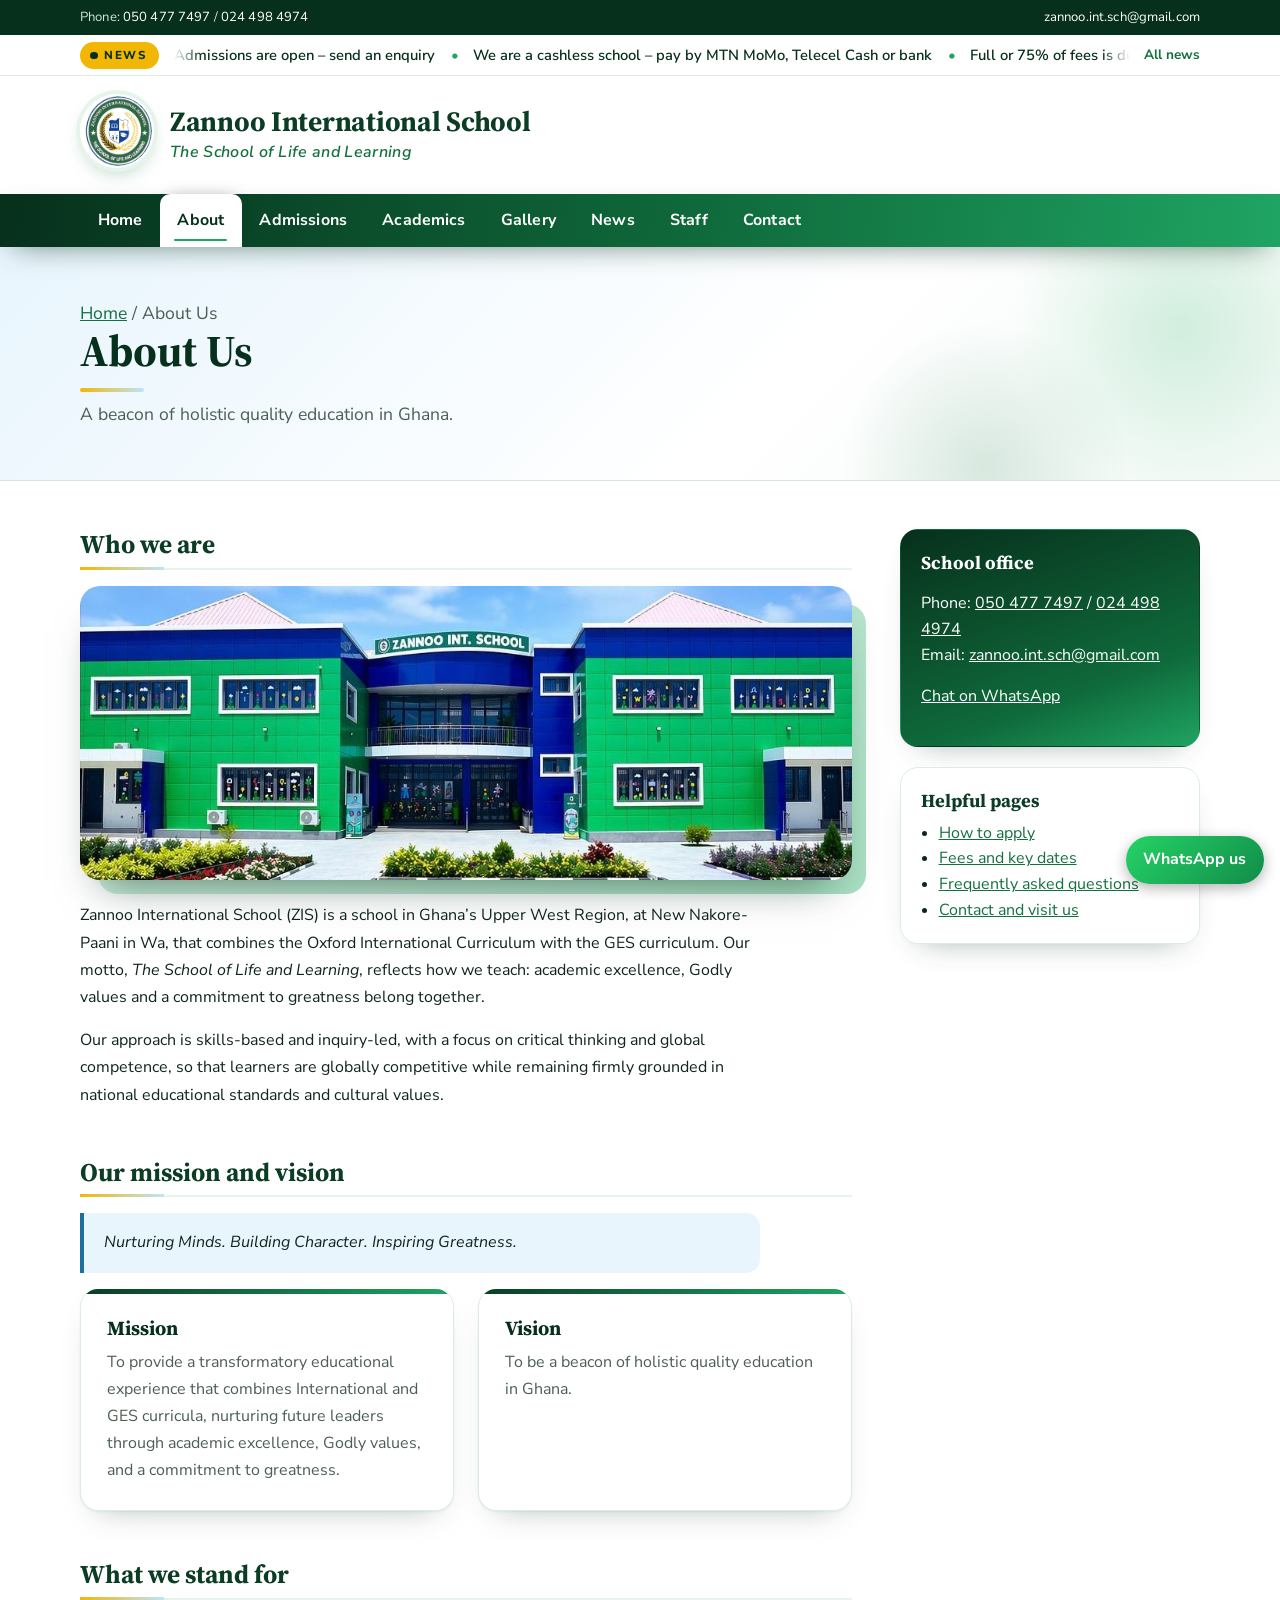
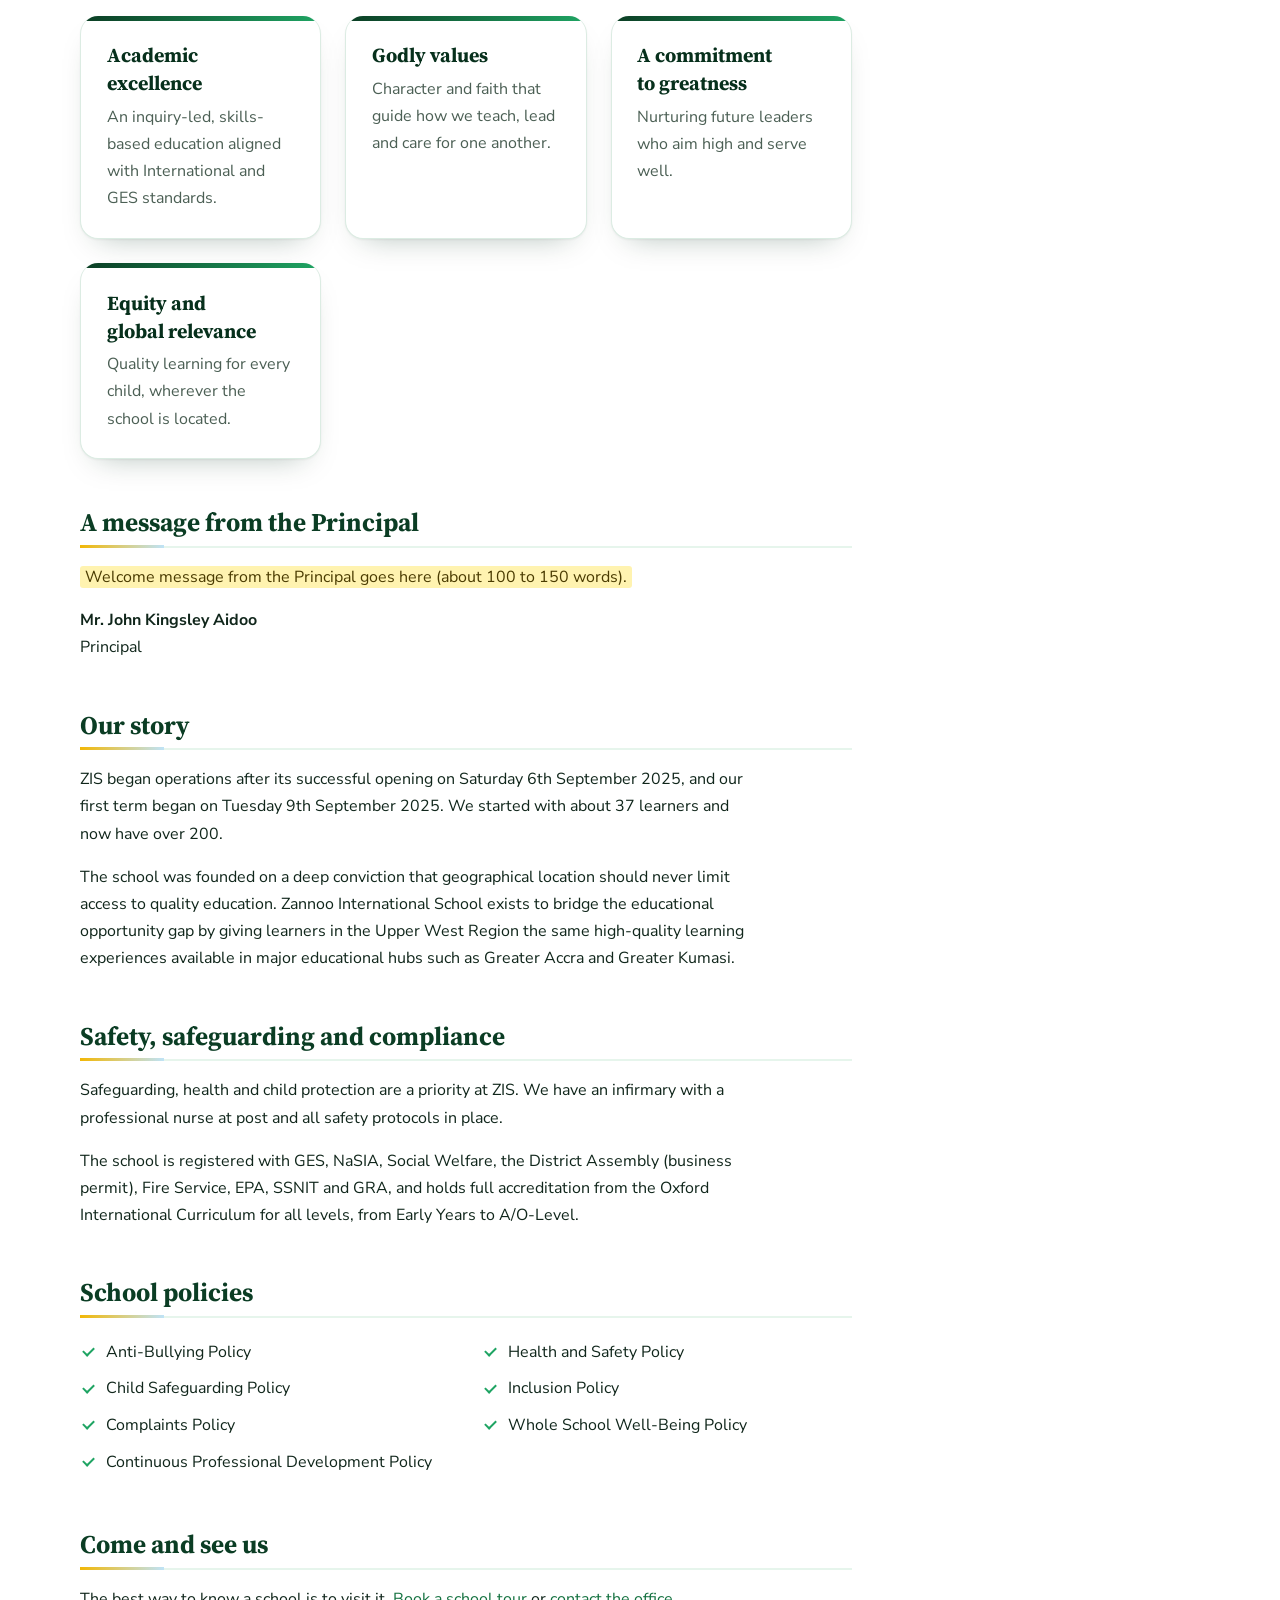
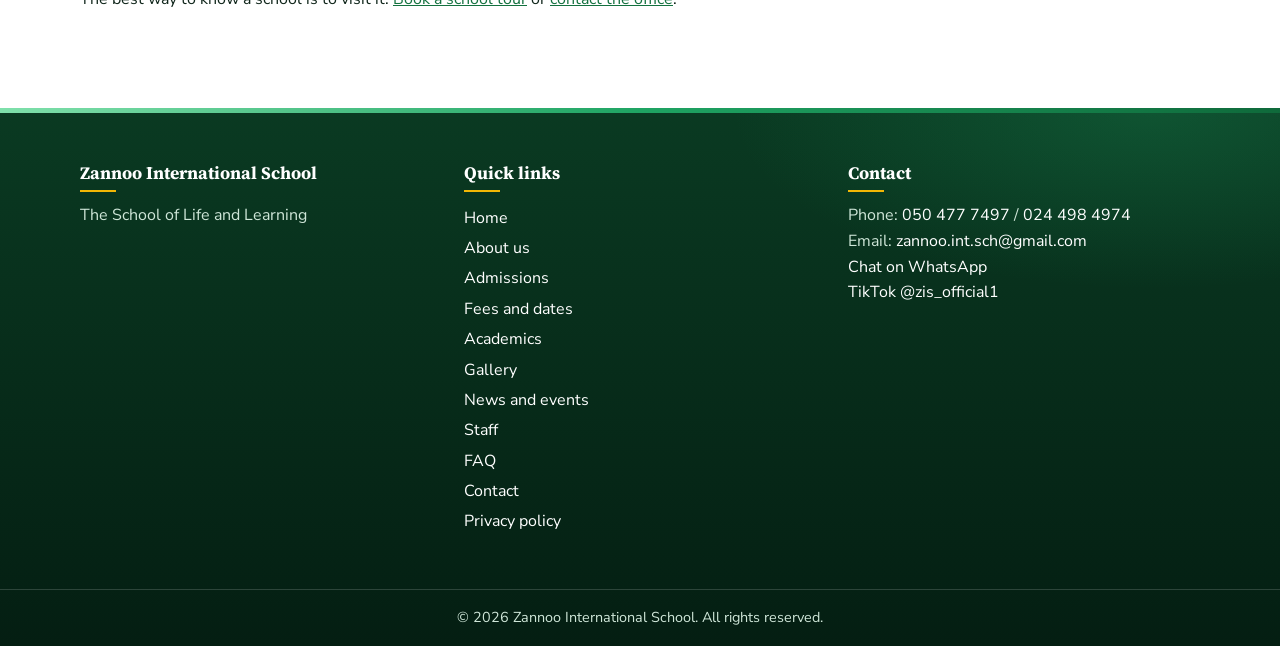
<file: about.html>
<!DOCTYPE html>
<html lang="en">
<head>
<meta charset="utf-8">
<meta name="viewport" content="width=device-width, initial-scale=1">
<meta name="theme-color" content="#0b3d24">
<title>About Us | Zannoo International School</title>
<meta name="description" content="About Zannoo International School, the school of life and learning: our story, mission, vision and values.">
<meta property="og:type" content="website"><meta property="og:site_name" content="Zannoo International School"><meta property="og:title" content="About Us | Zannoo International School"><meta property="og:description" content="About Zannoo International School, the school of life and learning: our story, mission, vision and values.">
<link rel="icon" href="logo.png" type="image/png">
<link rel="preconnect" href="https://fonts.googleapis.com">
<link rel="preconnect" href="https://fonts.gstatic.com" crossorigin>
<link rel="stylesheet" href="https://fonts.googleapis.com/css2?family=Nunito+Sans:wght@400;600;700&family=Source+Serif+4:ital,wght@0,600;0,700;1,400&display=swap">
<link rel="stylesheet" href="styles.css">
</head>
<body>
<a class="skip" href="#main">Skip to content</a>
<div class="topbar"><div class="wrap">
  <span>Phone: <a href="tel:+233504777497">050 477 7497</a> / <a href="tel:+233244984974">024 498 4974</a></span>
  <span><a href="mailto:zannoo.int.sch@gmail.com">zannoo.int.sch@gmail.com</a></span>
</div></div>
<div class="newsbar" role="region" aria-label="School news"><div class="wrap">
  <span class="nb-label">News</span>
  <div class="nb-track"><div class="nb-move">
    <a href="admissions.html#enquire">Admissions are open &ndash; send an enquiry</a>
    <a href="fees.html#pay">We are a cashless school &ndash; pay by MTN MoMo, Telecel Cash or bank</a>
    <a href="fees.html#policy">Full or 75% of fees is due on or before reopening</a>
    <a href="https://www.tiktok.com/@zis_official1" target="_blank" rel="noopener">Follow our school on TikTok @zis_official1</a>
    <a href="admissions.html#uniform">Dress code and school rules</a>
    <a href="admissions.html#enquire" aria-hidden="true" tabindex="-1">Admissions are open &ndash; send an enquiry</a>
    <a href="fees.html#pay" aria-hidden="true" tabindex="-1">We are a cashless school &ndash; pay by MTN MoMo, Telecel Cash or bank</a>
    <a href="fees.html#policy" aria-hidden="true" tabindex="-1">Full or 75% of fees is due on or before reopening</a>
    <a href="https://www.tiktok.com/@zis_official1" target="_blank" rel="noopener" aria-hidden="true" tabindex="-1">Follow our school on TikTok @zis_official1</a>
    <a href="admissions.html#uniform" aria-hidden="true" tabindex="-1">Dress code and school rules</a>
  </div></div>
  <a class="nb-all" href="news.html">All news</a>
</div></div>
<header class="wrap brand">
  <a href="index.html" aria-label="Zannoo International School home"><img src="logo.png" width="68" height="68" alt="Zannoo International School crest"></a>
  <div><h1>Zannoo International School</h1><p>The School of Life and Learning</p></div>
</header>
<nav class="nav" aria-label="Main"><div class="wrap">
  <button class="nav-toggle" aria-expanded="false" aria-controls="menu">Menu</button>
  <ul id="menu"><li><a href="index.html">Home</a></li><li><a href="about.html" aria-current="page">About</a></li><li><a href="admissions.html">Admissions</a></li><li><a href="academics.html">Academics</a></li><li><a href="gallery.html">Gallery</a></li><li><a href="news.html">News</a></li><li><a href="staff.html">Staff</a></li><li><a href="contact.html">Contact</a></li></ul>
</div></nav>
<div class="banner"><div class="wrap">
  <p class="crumbs"><a href="index.html">Home</a> / About Us</p><h2>About Us</h2><p>A beacon of holistic quality education in Ghana.</p>
</div></div>
<main id="main" class="wrap page">
  <div>

    <section><h3>Who we are</h3>
      <figure class="frame"><img src="building.jpg" width="990" height="377" alt="The Zannoo International School building at New Nakore-Paani, Wa" loading="lazy"></figure>
      <p>Zannoo International School (ZIS) is a school in Ghana&rsquo;s Upper West Region, at New Nakore-Paani in Wa, that combines the Oxford International Curriculum with the GES curriculum. Our motto, <em>The School of Life and Learning</em>, reflects how we teach: academic excellence, Godly values and a commitment to greatness belong together.</p>
      <p>Our approach is skills-based and inquiry-led, with a focus on critical thinking and global competence, so that learners are globally competitive while remaining firmly grounded in national educational standards and cultural values.</p></section>
    <section><h3>Our mission and vision</h3>
      <p class="note"><em>Nurturing Minds. Building Character. Inspiring Greatness.</em></p>
      <div class="cards">
        <div class="card"><h4>Mission</h4><p>To provide a transformatory educational experience that combines International and GES curricula, nurturing future leaders through academic excellence, Godly values, and a commitment to greatness.</p></div>
        <div class="card"><h4>Vision</h4><p>To be a beacon of holistic quality education in Ghana.</p></div>
      </div></section>
    <section><h3>What we stand for</h3>
      <div class="cards">
        <div class="card"><h4>Academic excellence</h4><p>An inquiry-led, skills-based education aligned with International and GES standards.</p></div>
        <div class="card"><h4>Godly values</h4><p>Character and faith that guide how we teach, lead and care for one another.</p></div>
        <div class="card"><h4>A commitment to greatness</h4><p>Nurturing future leaders who aim high and serve well.</p></div>
        <div class="card"><h4>Equity and global relevance</h4><p>Quality learning for every child, wherever the school is located.</p></div>
      </div></section>
    <section><h3>A message from the Principal</h3>
      <p><mark class="fill">Welcome message from the Principal goes here (about 100 to 150 words).</mark></p>
      <p><strong>Mr. John Kingsley Aidoo</strong><br>Principal</p></section>
    <section><h3>Our story</h3>
      <p>ZIS began operations after its successful opening on Saturday 6th September 2025, and our first term began on Tuesday 9th September 2025. We started with about 37 learners and now have over 200.</p>
      <p>The school was founded on a deep conviction that geographical location should never limit access to quality education. Zannoo International School exists to bridge the educational opportunity gap by giving learners in the Upper West Region the same high-quality learning experiences available in major educational hubs such as Greater Accra and Greater Kumasi.</p></section>
    <section><h3>Safety, safeguarding and compliance</h3>
      <p>Safeguarding, health and child protection are a priority at ZIS. We have an infirmary with a professional nurse at post and all safety protocols in place.</p>
      <p>The school is registered with GES, NaSIA, Social Welfare, the District Assembly (business permit), Fire Service, EPA, SSNIT and GRA, and holds full accreditation from the Oxford International Curriculum for all levels, from Early Years to A/O-Level.</p></section>
    <section><h3>School policies</h3>
      <ul class="checks"><li>Anti-Bullying Policy</li><li>Child Safeguarding Policy</li><li>Complaints Policy</li><li>Continuous Professional Development Policy</li><li>Health and Safety Policy</li><li>Inclusion Policy</li><li>Whole School Well-Being Policy</li></ul></section>
    <section><h3>Come and see us</h3><p>The best way to know a school is to visit it. <a href="admissions.html#enquire">Book a school tour</a> or <a href="contact.html">contact the office</a>.</p></section>

  </div>
  <aside class="aside" aria-label="Contact the school">
    <div class="panel solid"><h4>School office</h4>
      <p>Phone: <a href="tel:+233504777497">050 477 7497</a> / <a href="tel:+233244984974">024 498 4974</a><br>Email: <a href="mailto:zannoo.int.sch@gmail.com">zannoo.int.sch@gmail.com</a></p>
      <p><a href="https://wa.me/233504777497?text=Hello%20Zannoo%20International%20School" target="_blank" rel="noopener">Chat on WhatsApp</a></p></div>
    <div class="panel"><h4>Helpful pages</h4><ul><li><a href="admissions.html">How to apply</a></li><li><a href="fees.html">Fees and key dates</a></li><li><a href="faq.html">Frequently asked questions</a></li><li><a href="contact.html">Contact and visit us</a></li></ul></div>
  </aside>
</main>
<footer>
  <div class="wrap">
    <div><h4>Zannoo International School</h4><p>The School of Life and Learning</p></div>
    <div><h4>Quick links</h4><ul><li><a href="index.html">Home</a></li><li><a href="about.html">About us</a></li><li><a href="admissions.html">Admissions</a></li><li><a href="fees.html">Fees and dates</a></li><li><a href="academics.html">Academics</a></li><li><a href="gallery.html">Gallery</a></li><li><a href="news.html">News and events</a></li><li><a href="staff.html">Staff</a></li><li><a href="faq.html">FAQ</a></li><li><a href="contact.html">Contact</a></li><li><a href="privacy.html">Privacy policy</a></li></ul></div>
    <div id="contact"><h4>Contact</h4><p>Phone: <a href="tel:+233504777497">050 477 7497</a> / <a href="tel:+233244984974">024 498 4974</a><br>Email: <a href="mailto:zannoo.int.sch@gmail.com">zannoo.int.sch@gmail.com</a></p>
    <p><a href="https://wa.me/233504777497?text=Hello%20Zannoo%20International%20School" target="_blank" rel="noopener">Chat on WhatsApp</a><br><a href="https://www.tiktok.com/@zis_official1" target="_blank" rel="noopener">TikTok @zis_official1</a></p></div>
  </div>
  <p class="copy">&copy; <span id="yr"></span> Zannoo International School. All rights reserved.</p>
</footer>
<a class="floatwa" href="https://wa.me/233504777497?text=Hello%20Zannoo%20International%20School" target="_blank" rel="noopener" aria-label="Chat with the school on WhatsApp">WhatsApp us</a>
<script>document.getElementById('yr').textContent=new Date().getFullYear();</script>
<script src="config.js"></script>
<script src="script.js"></script>
</body>
</html>
</file>
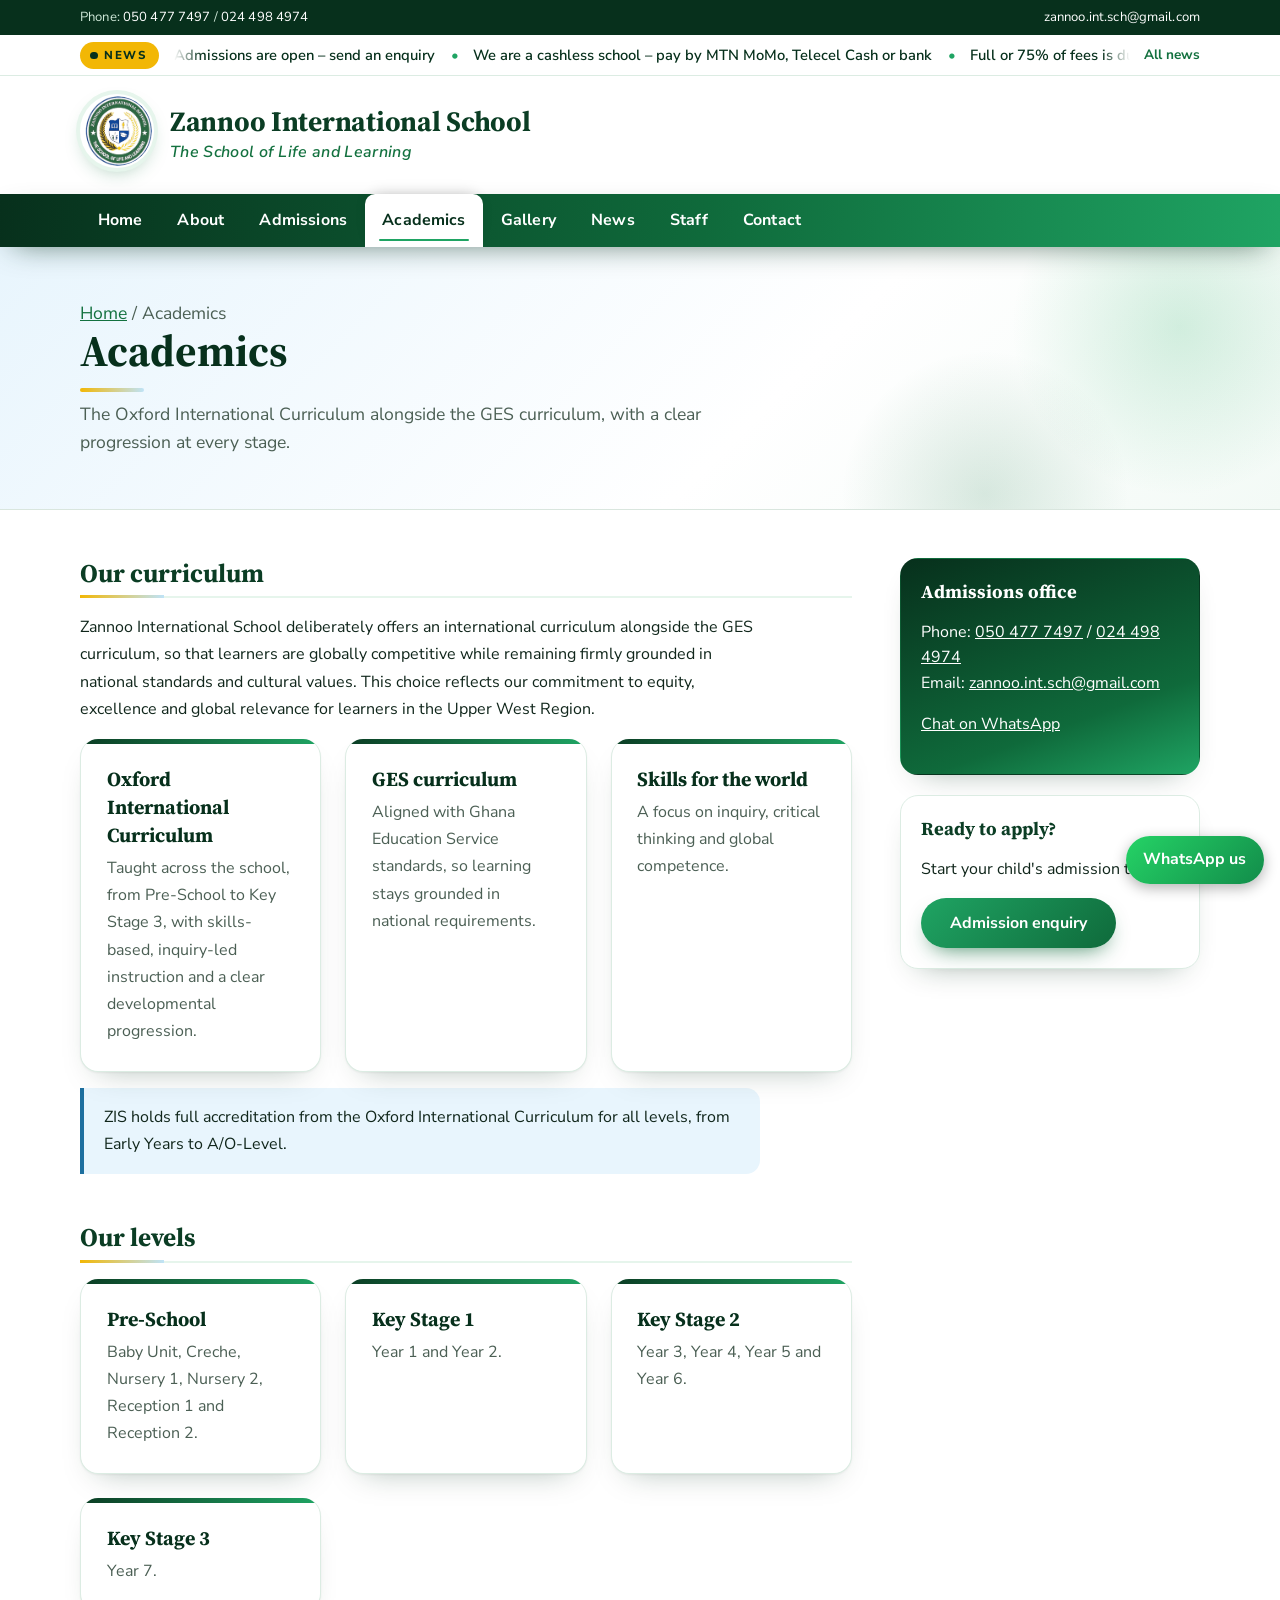
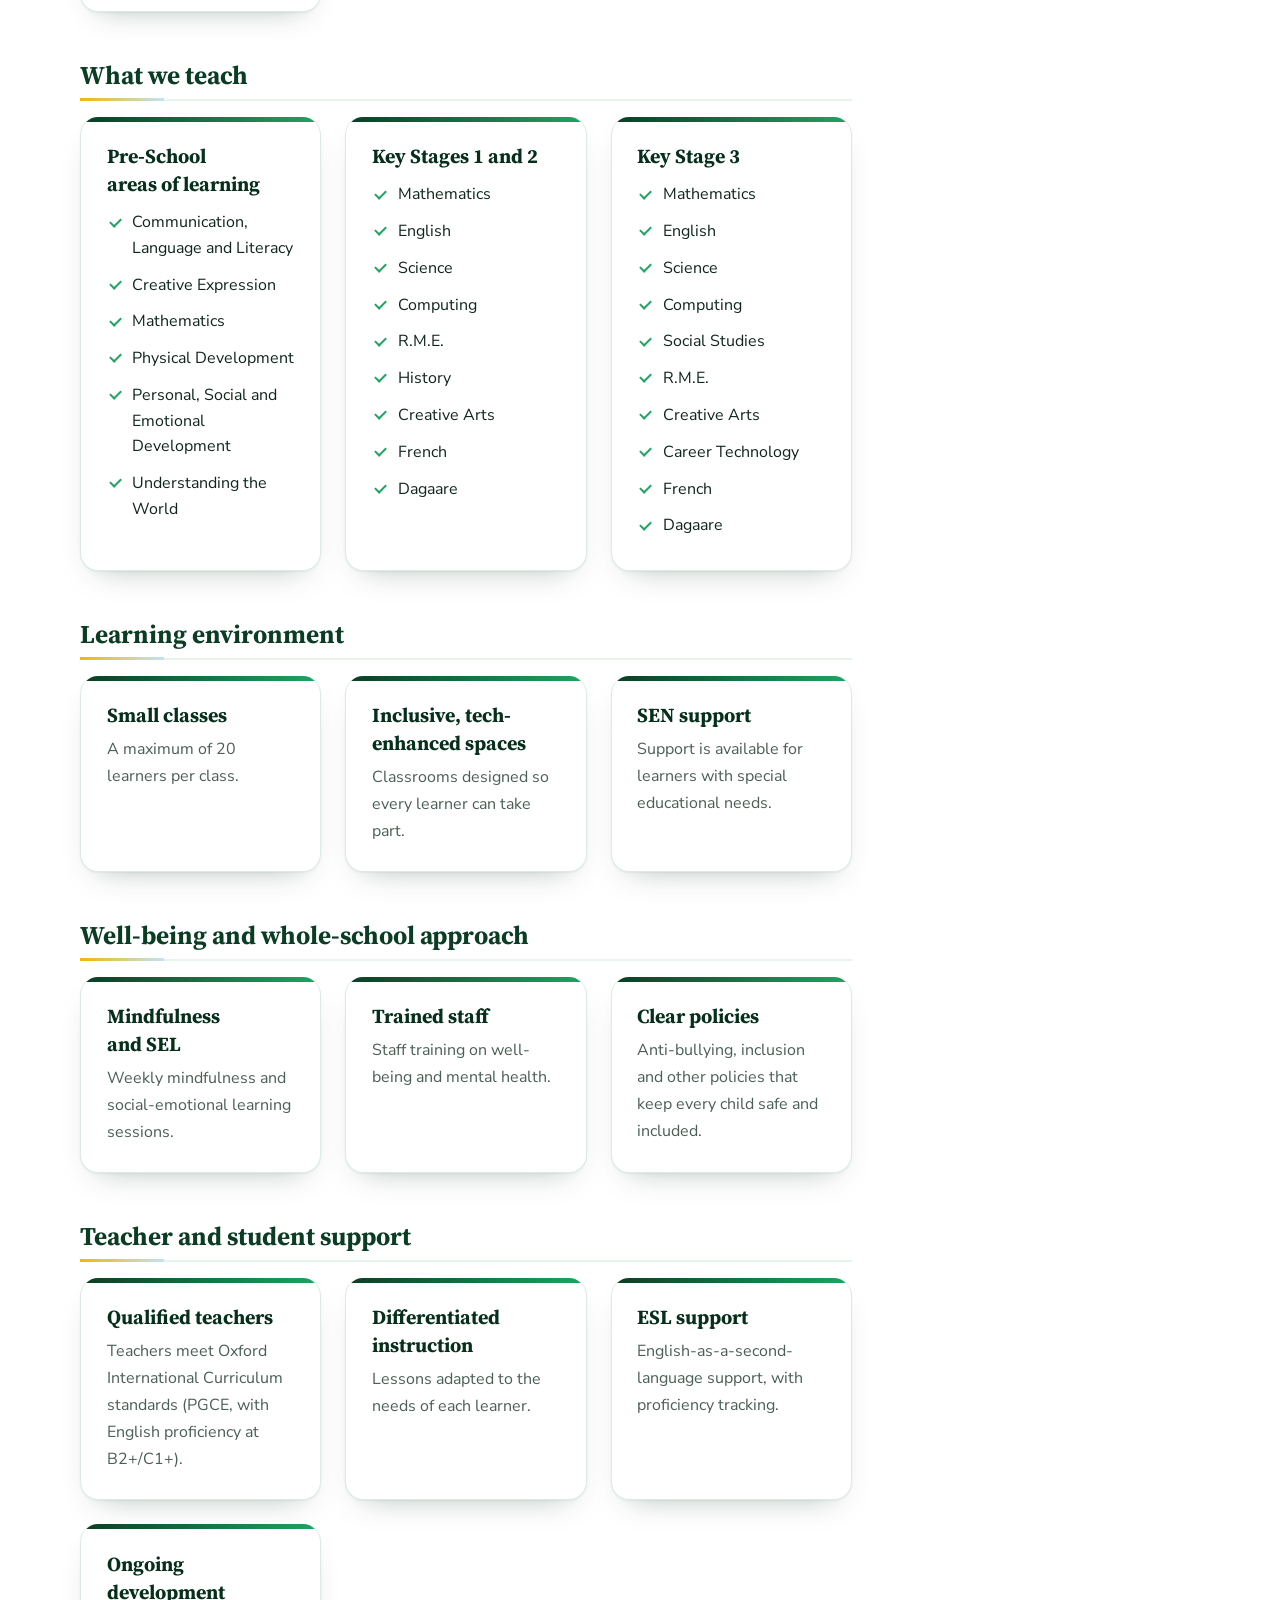
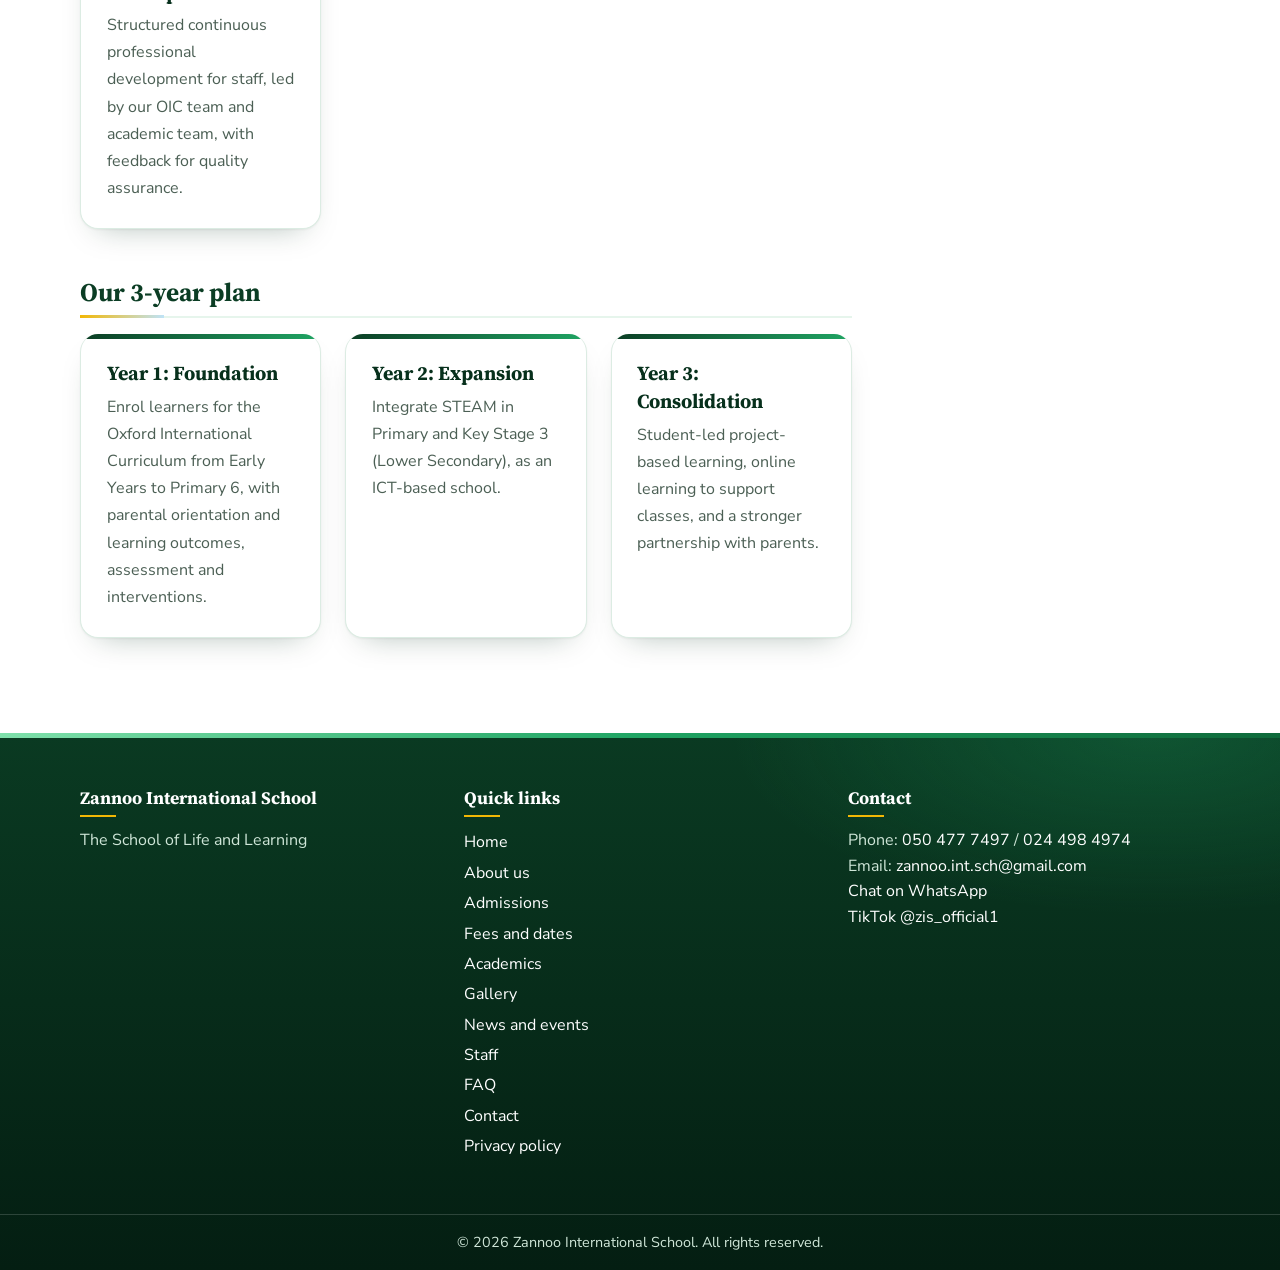
<file: academics.html>
<!DOCTYPE html>
<html lang="en">
<head>
<meta charset="utf-8">
<meta name="viewport" content="width=device-width, initial-scale=1">
<meta name="theme-color" content="#0b3d24">
<title>Academics | Zannoo International School</title>
<meta name="description" content="The Oxford International Curriculum alongside the GES curriculum at Zannoo International School.">
<meta property="og:type" content="website"><meta property="og:site_name" content="Zannoo International School"><meta property="og:title" content="Academics | Zannoo International School"><meta property="og:description" content="The Oxford International Curriculum alongside the GES curriculum at Zannoo International School.">
<link rel="icon" href="logo.png" type="image/png">
<link rel="preconnect" href="https://fonts.googleapis.com">
<link rel="preconnect" href="https://fonts.gstatic.com" crossorigin>
<link rel="stylesheet" href="https://fonts.googleapis.com/css2?family=Nunito+Sans:wght@400;600;700&family=Source+Serif+4:ital,wght@0,600;0,700;1,400&display=swap">
<link rel="stylesheet" href="styles.css">
</head>
<body>
<a class="skip" href="#main">Skip to content</a>
<div class="topbar"><div class="wrap">
  <span>Phone: <a href="tel:+233504777497">050 477 7497</a> / <a href="tel:+233244984974">024 498 4974</a></span>
  <span><a href="mailto:zannoo.int.sch@gmail.com">zannoo.int.sch@gmail.com</a></span>
</div></div>
<div class="newsbar" role="region" aria-label="School news"><div class="wrap">
  <span class="nb-label">News</span>
  <div class="nb-track"><div class="nb-move">
    <a href="admissions.html#enquire">Admissions are open &ndash; send an enquiry</a>
    <a href="fees.html#pay">We are a cashless school &ndash; pay by MTN MoMo, Telecel Cash or bank</a>
    <a href="fees.html#policy">Full or 75% of fees is due on or before reopening</a>
    <a href="https://www.tiktok.com/@zis_official1" target="_blank" rel="noopener">Follow our school on TikTok @zis_official1</a>
    <a href="admissions.html#uniform">Dress code and school rules</a>
    <a href="admissions.html#enquire" aria-hidden="true" tabindex="-1">Admissions are open &ndash; send an enquiry</a>
    <a href="fees.html#pay" aria-hidden="true" tabindex="-1">We are a cashless school &ndash; pay by MTN MoMo, Telecel Cash or bank</a>
    <a href="fees.html#policy" aria-hidden="true" tabindex="-1">Full or 75% of fees is due on or before reopening</a>
    <a href="https://www.tiktok.com/@zis_official1" target="_blank" rel="noopener" aria-hidden="true" tabindex="-1">Follow our school on TikTok @zis_official1</a>
    <a href="admissions.html#uniform" aria-hidden="true" tabindex="-1">Dress code and school rules</a>
  </div></div>
  <a class="nb-all" href="news.html">All news</a>
</div></div>
<header class="wrap brand">
  <a href="index.html" aria-label="Zannoo International School home"><img src="logo.png" width="68" height="68" alt="Zannoo International School crest"></a>
  <div><h1>Zannoo International School</h1><p>The School of Life and Learning</p></div>
</header>
<nav class="nav" aria-label="Main"><div class="wrap">
  <button class="nav-toggle" aria-expanded="false" aria-controls="menu">Menu</button>
  <ul id="menu"><li><a href="index.html">Home</a></li><li><a href="about.html">About</a></li><li><a href="admissions.html">Admissions</a></li><li><a href="academics.html" aria-current="page">Academics</a></li><li><a href="gallery.html">Gallery</a></li><li><a href="news.html">News</a></li><li><a href="staff.html">Staff</a></li><li><a href="contact.html">Contact</a></li></ul>
</div></nav>
<div class="banner"><div class="wrap">
  <p class="crumbs"><a href="index.html">Home</a> / Academics</p><h2>Academics</h2><p>The Oxford International Curriculum alongside the GES curriculum, with a clear progression at every stage.</p>
</div></div>
<main id="main" class="wrap page">
  <div>
    <section><h3>Our curriculum</h3>
      <p>Zannoo International School deliberately offers an international curriculum alongside the GES curriculum, so that learners are globally competitive while remaining firmly grounded in national standards and cultural values. This choice reflects our commitment to equity, excellence and global relevance for learners in the Upper West Region.</p>
      <div class="cards">
        <div class="card"><h4>Oxford International Curriculum</h4><p>Taught across the school, from Pre-School to Key Stage 3, with skills-based, inquiry-led instruction and a clear developmental progression.</p></div>
        <div class="card"><h4>GES curriculum</h4><p>Aligned with Ghana Education Service standards, so learning stays grounded in national requirements.</p></div>
        <div class="card"><h4>Skills for the world</h4><p>A focus on inquiry, critical thinking and global competence.</p></div>
      </div>
      <p class="note">ZIS holds full accreditation from the Oxford International Curriculum for all levels, from Early Years to A/O-Level.</p></section>
    <section id="levels"><h3>Our levels</h3>
      <div class="cards">
        <div class="card"><h4>Pre-School</h4><p>Baby Unit, Creche, Nursery 1, Nursery 2, Reception 1 and Reception 2.</p></div>
        <div class="card"><h4>Key Stage 1</h4><p>Year 1 and Year 2.</p></div>
        <div class="card"><h4>Key Stage 2</h4><p>Year 3, Year 4, Year 5 and Year 6.</p></div>
        <div class="card"><h4>Key Stage 3</h4><p>Year 7.</p></div>
      </div></section>
    <section id="subjects"><h3>What we teach</h3>
      <div class="cards">
        <div class="card"><h4>Pre-School areas of learning</h4><ul class="checks" style="columns:1"><li>Communication, Language and Literacy</li><li>Creative Expression</li><li>Mathematics</li><li>Physical Development</li><li>Personal, Social and Emotional Development</li><li>Understanding the World</li></ul></div>
        <div class="card"><h4>Key Stages 1 and 2</h4><ul class="checks" style="columns:1"><li>Mathematics</li><li>English</li><li>Science</li><li>Computing</li><li>R.M.E.</li><li>History</li><li>Creative Arts</li><li>French</li><li>Dagaare</li></ul></div>
        <div class="card"><h4>Key Stage 3</h4><ul class="checks" style="columns:1"><li>Mathematics</li><li>English</li><li>Science</li><li>Computing</li><li>Social Studies</li><li>R.M.E.</li><li>Creative Arts</li><li>Career Technology</li><li>French</li><li>Dagaare</li></ul></div>
      </div></section>
    <section><h3>Learning environment</h3>
      <div class="cards">
        <div class="card"><h4>Small classes</h4><p>A maximum of 20 learners per class.</p></div>
        <div class="card"><h4>Inclusive, tech-enhanced spaces</h4><p>Classrooms designed so every learner can take part.</p></div>
        <div class="card"><h4>SEN support</h4><p>Support is available for learners with special educational needs.</p></div>
      </div></section>
    <section><h3>Well-being and whole-school approach</h3>
      <div class="cards">
        <div class="card"><h4>Mindfulness and SEL</h4><p>Weekly mindfulness and social-emotional learning sessions.</p></div>
        <div class="card"><h4>Trained staff</h4><p>Staff training on well-being and mental health.</p></div>
        <div class="card"><h4>Clear policies</h4><p>Anti-bullying, inclusion and other policies that keep every child safe and included.</p></div>
      </div></section>
    <section><h3>Teacher and student support</h3>
      <div class="cards">
        <div class="card"><h4>Qualified teachers</h4><p>Teachers meet Oxford International Curriculum standards (PGCE, with English proficiency at B2+/C1+).</p></div>
        <div class="card"><h4>Differentiated instruction</h4><p>Lessons adapted to the needs of each learner.</p></div>
        <div class="card"><h4>ESL support</h4><p>English-as-a-second-language support, with proficiency tracking.</p></div>
        <div class="card"><h4>Ongoing development</h4><p>Structured continuous professional development for staff, led by our OIC team and academic team, with feedback for quality assurance.</p></div>
      </div></section>
    <section><h3>Our 3-year plan</h3>
      <div class="cards">
        <div class="card"><h4>Year 1: Foundation</h4><p>Enrol learners for the Oxford International Curriculum from Early Years to Primary 6, with parental orientation and learning outcomes, assessment and interventions.</p></div>
        <div class="card"><h4>Year 2: Expansion</h4><p>Integrate STEAM in Primary and Key Stage 3 (Lower Secondary), as an ICT-based school.</p></div>
        <div class="card"><h4>Year 3: Consolidation</h4><p>Student-led project-based learning, online learning to support classes, and a stronger partnership with parents.</p></div>
      </div></section>
  </div>
  <aside class="aside" aria-label="Contact the school">
    <div class="panel solid"><h4>Admissions office</h4>
      <p>Phone: <a href="tel:+233504777497">050 477 7497</a> / <a href="tel:+233244984974">024 498 4974</a><br>Email: <a href="mailto:zannoo.int.sch@gmail.com">zannoo.int.sch@gmail.com</a></p>
      <p><a href="https://wa.me/233504777497?text=Hello%20Zannoo%20International%20School" target="_blank" rel="noopener">Chat on WhatsApp</a></p></div>
    <div class="panel"><h4>Ready to apply?</h4><p>Start your child's admission today.</p><a class="btn" href="admissions.html#enquire">Admission enquiry</a></div>
  </aside>
</main>
<footer>
  <div class="wrap">
    <div><h4>Zannoo International School</h4><p>The School of Life and Learning</p></div>
    <div><h4>Quick links</h4><ul><li><a href="index.html">Home</a></li><li><a href="about.html">About us</a></li><li><a href="admissions.html">Admissions</a></li><li><a href="fees.html">Fees and dates</a></li><li><a href="academics.html">Academics</a></li><li><a href="gallery.html">Gallery</a></li><li><a href="news.html">News and events</a></li><li><a href="staff.html">Staff</a></li><li><a href="faq.html">FAQ</a></li><li><a href="contact.html">Contact</a></li><li><a href="privacy.html">Privacy policy</a></li></ul></div>
    <div id="contact"><h4>Contact</h4><p>Phone: <a href="tel:+233504777497">050 477 7497</a> / <a href="tel:+233244984974">024 498 4974</a><br>Email: <a href="mailto:zannoo.int.sch@gmail.com">zannoo.int.sch@gmail.com</a></p>
    <p><a href="https://wa.me/233504777497?text=Hello%20Zannoo%20International%20School" target="_blank" rel="noopener">Chat on WhatsApp</a><br><a href="https://www.tiktok.com/@zis_official1" target="_blank" rel="noopener">TikTok @zis_official1</a></p></div>
  </div>
  <p class="copy">&copy; <span id="yr"></span> Zannoo International School. All rights reserved.</p>
</footer>
<a class="floatwa" href="https://wa.me/233504777497?text=Hello%20Zannoo%20International%20School" target="_blank" rel="noopener" aria-label="Chat with the school on WhatsApp">WhatsApp us</a>
<script>document.getElementById('yr').textContent=new Date().getFullYear();</script>
<script src="config.js"></script>
<script src="script.js"></script>
</body>
</html>
</file>
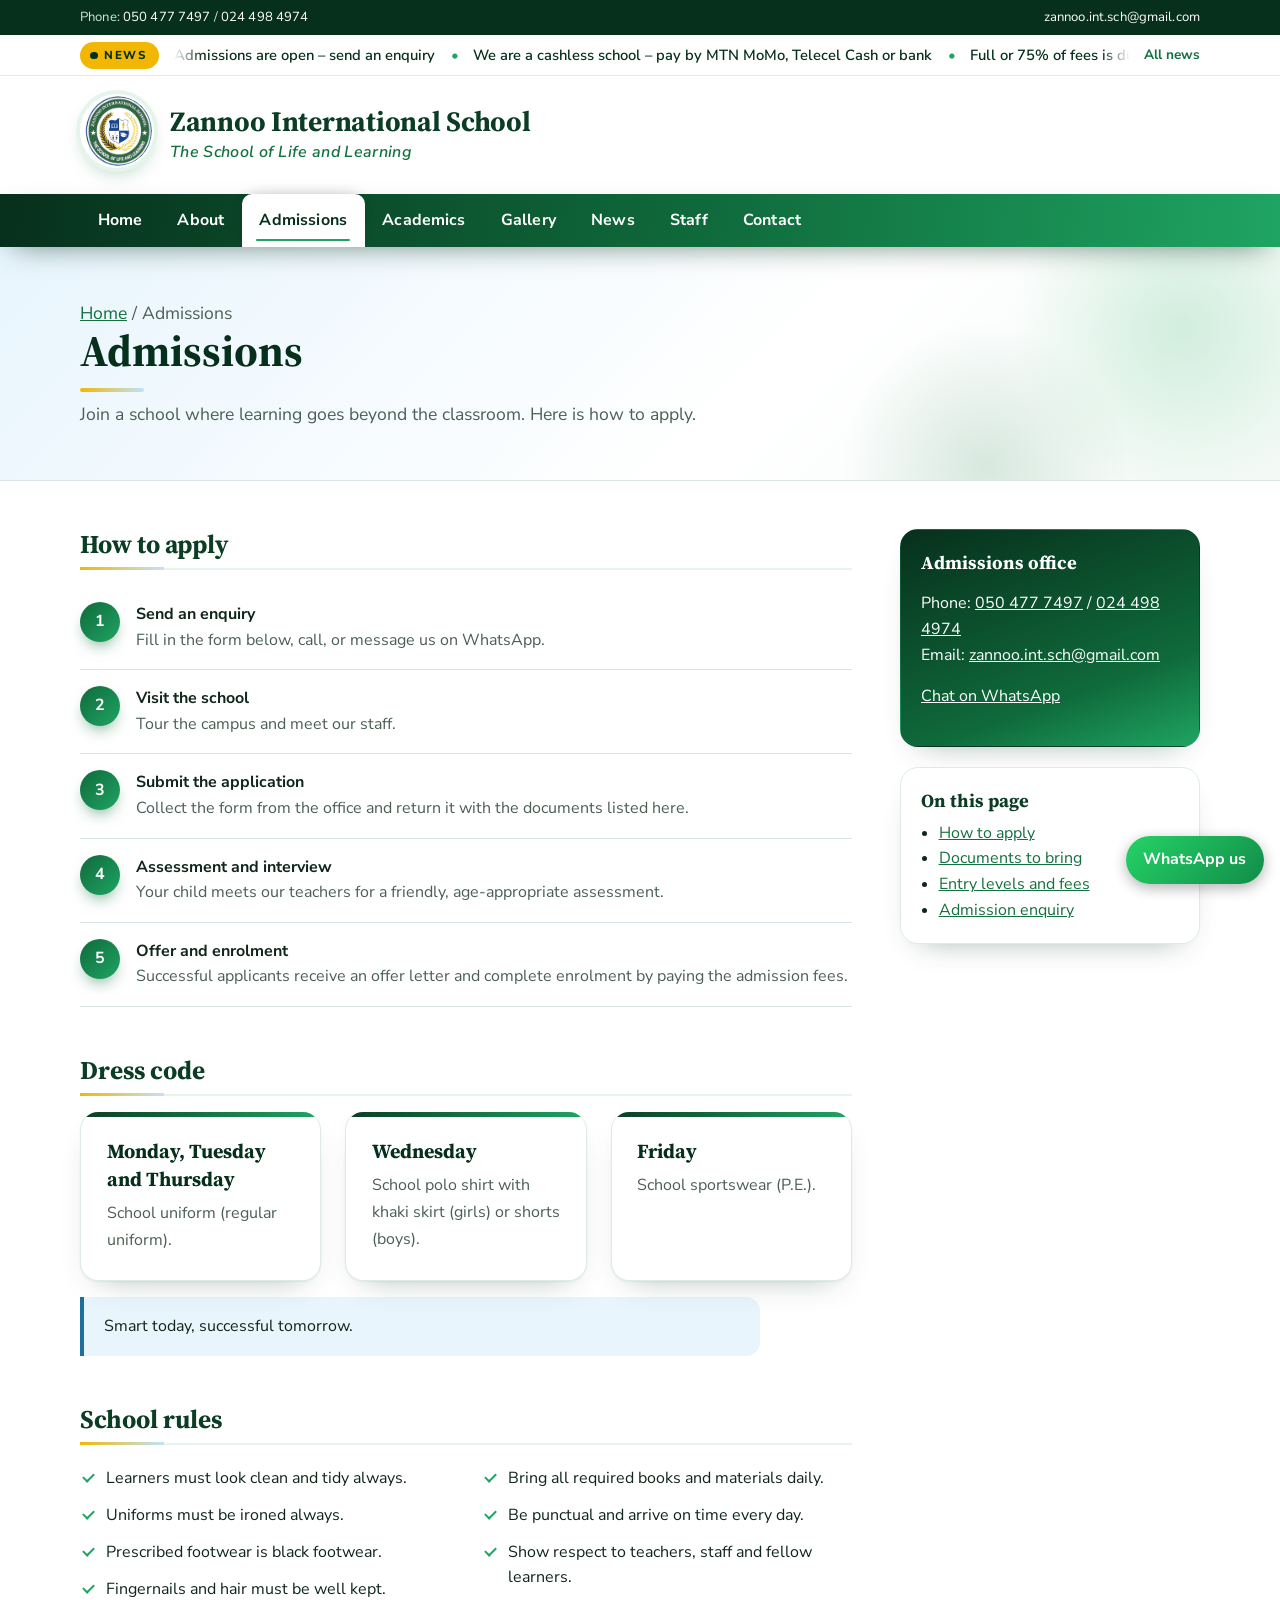
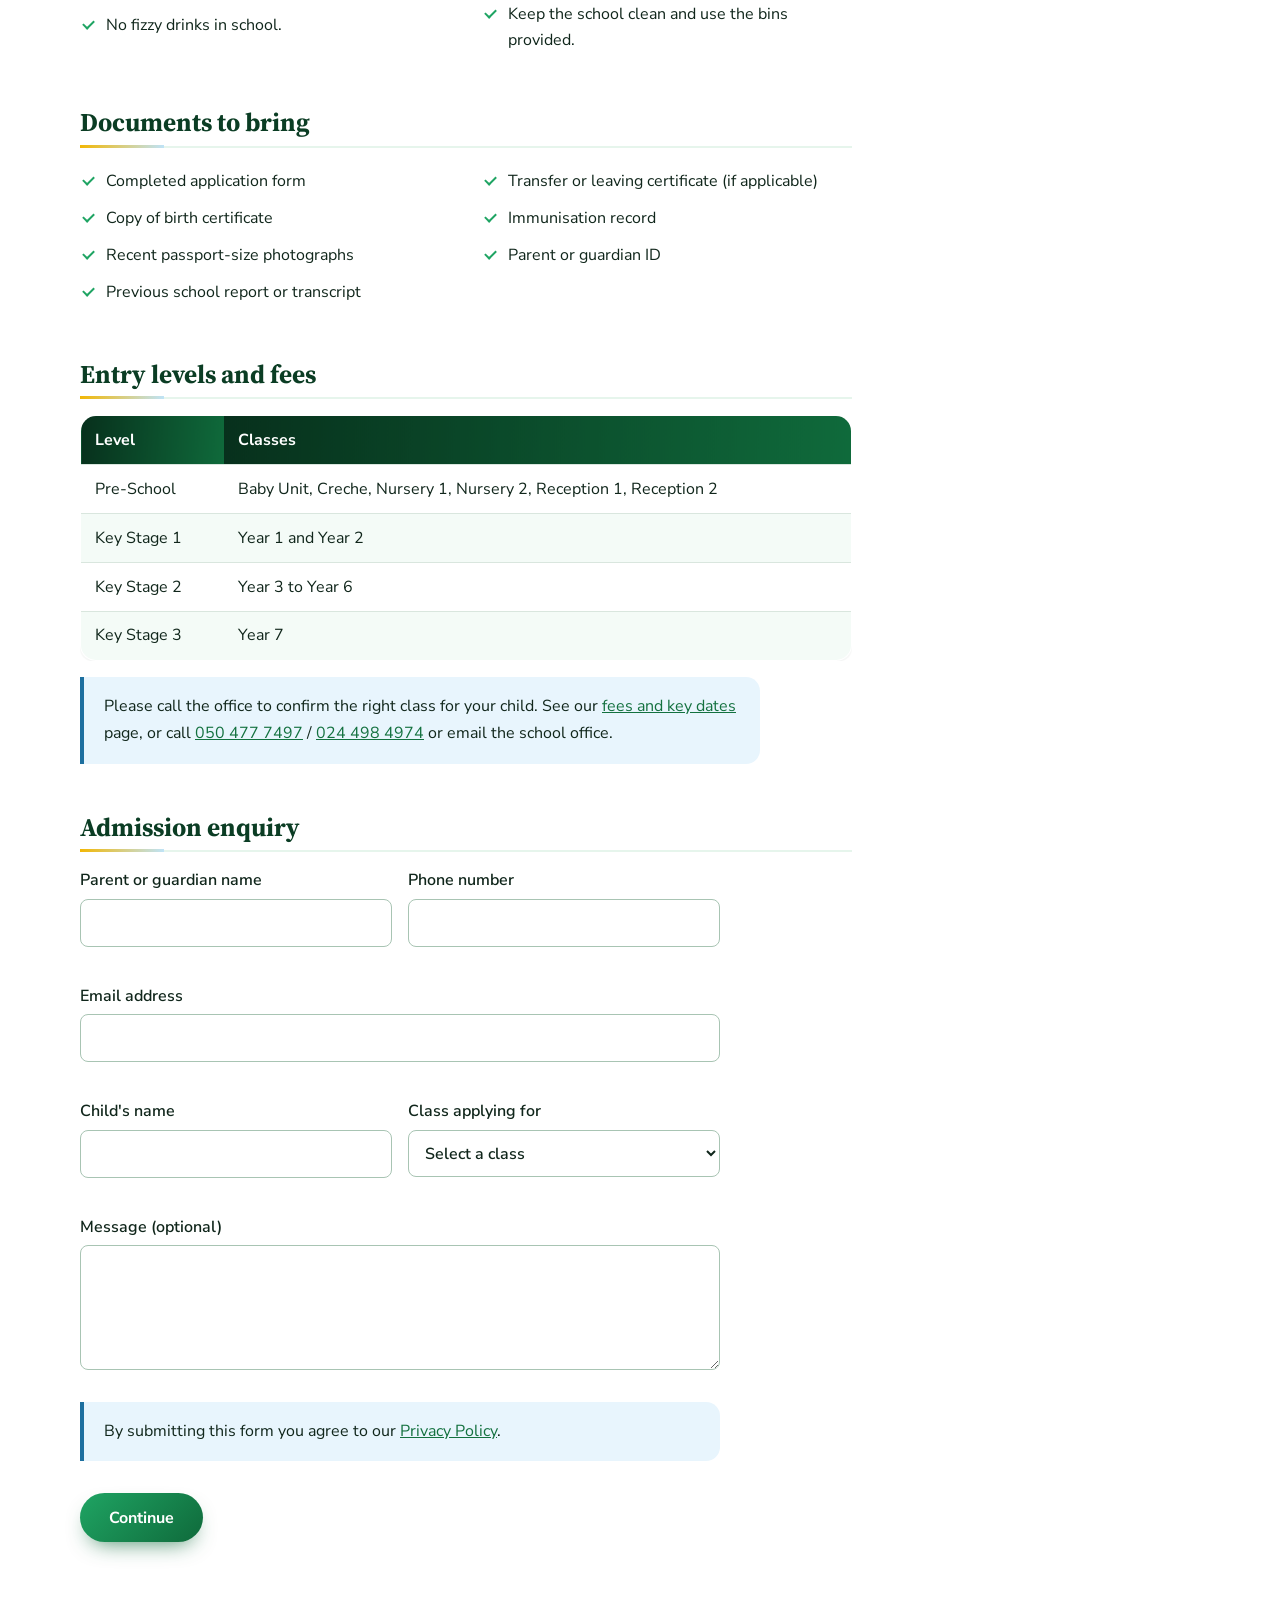
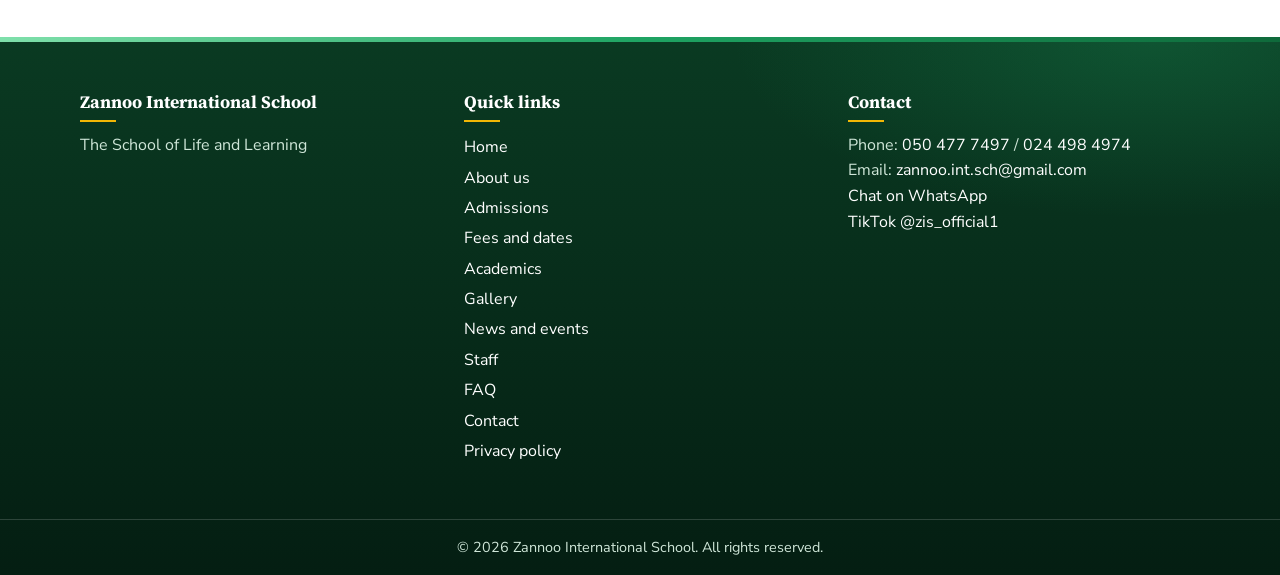
<file: admissions.html>
<!DOCTYPE html>
<html lang="en">
<head>
<meta charset="utf-8">
<meta name="viewport" content="width=device-width, initial-scale=1">
<meta name="theme-color" content="#0b3d24">
<title>Admissions | Zannoo International School</title>
<meta name="description" content="How to apply to Zannoo International School: admission steps, documents needed and an enquiry form.">
<meta property="og:type" content="website"><meta property="og:site_name" content="Zannoo International School"><meta property="og:title" content="Admissions | Zannoo International School"><meta property="og:description" content="How to apply to Zannoo International School: admission steps, documents needed and an enquiry form.">
<link rel="icon" href="logo.png" type="image/png">
<link rel="preconnect" href="https://fonts.googleapis.com">
<link rel="preconnect" href="https://fonts.gstatic.com" crossorigin>
<link rel="stylesheet" href="https://fonts.googleapis.com/css2?family=Nunito+Sans:wght@400;600;700&family=Source+Serif+4:ital,wght@0,600;0,700;1,400&display=swap">
<link rel="stylesheet" href="styles.css">
</head>
<body>
<a class="skip" href="#main">Skip to content</a>
<div class="topbar"><div class="wrap">
  <span>Phone: <a href="tel:+233504777497">050 477 7497</a> / <a href="tel:+233244984974">024 498 4974</a></span>
  <span><a href="mailto:zannoo.int.sch@gmail.com">zannoo.int.sch@gmail.com</a></span>
</div></div>
<div class="newsbar" role="region" aria-label="School news"><div class="wrap">
  <span class="nb-label">News</span>
  <div class="nb-track"><div class="nb-move">
    <a href="admissions.html#enquire">Admissions are open &ndash; send an enquiry</a>
    <a href="fees.html#pay">We are a cashless school &ndash; pay by MTN MoMo, Telecel Cash or bank</a>
    <a href="fees.html#policy">Full or 75% of fees is due on or before reopening</a>
    <a href="https://www.tiktok.com/@zis_official1" target="_blank" rel="noopener">Follow our school on TikTok @zis_official1</a>
    <a href="admissions.html#uniform">Dress code and school rules</a>
    <a href="admissions.html#enquire" aria-hidden="true" tabindex="-1">Admissions are open &ndash; send an enquiry</a>
    <a href="fees.html#pay" aria-hidden="true" tabindex="-1">We are a cashless school &ndash; pay by MTN MoMo, Telecel Cash or bank</a>
    <a href="fees.html#policy" aria-hidden="true" tabindex="-1">Full or 75% of fees is due on or before reopening</a>
    <a href="https://www.tiktok.com/@zis_official1" target="_blank" rel="noopener" aria-hidden="true" tabindex="-1">Follow our school on TikTok @zis_official1</a>
    <a href="admissions.html#uniform" aria-hidden="true" tabindex="-1">Dress code and school rules</a>
  </div></div>
  <a class="nb-all" href="news.html">All news</a>
</div></div>
<header class="wrap brand">
  <a href="index.html" aria-label="Zannoo International School home"><img src="logo.png" width="68" height="68" alt="Zannoo International School crest"></a>
  <div><h1>Zannoo International School</h1><p>The School of Life and Learning</p></div>
</header>
<nav class="nav" aria-label="Main"><div class="wrap">
  <button class="nav-toggle" aria-expanded="false" aria-controls="menu">Menu</button>
  <ul id="menu"><li><a href="index.html">Home</a></li><li><a href="about.html">About</a></li><li><a href="admissions.html" aria-current="page">Admissions</a></li><li><a href="academics.html">Academics</a></li><li><a href="gallery.html">Gallery</a></li><li><a href="news.html">News</a></li><li><a href="staff.html">Staff</a></li><li><a href="contact.html">Contact</a></li></ul>
</div></nav>
<div class="banner"><div class="wrap">
  <p class="crumbs"><a href="index.html">Home</a> / Admissions</p><h2>Admissions</h2><p>Join a school where learning goes beyond the classroom. Here is how to apply.</p>
</div></div>
<main id="main" class="wrap page">
  <div>
    <section id="process"><h3>How to apply</h3>
      <ol class="steps">
        <li><div><strong>Send an enquiry</strong><span>Fill in the form below, call, or message us on WhatsApp.</span></div></li>
        <li><div><strong>Visit the school</strong><span>Tour the campus and meet our staff.</span></div></li>
        <li><div><strong>Submit the application</strong><span>Collect the form from the office and return it with the documents listed here.</span></div></li>
        <li><div><strong>Assessment and interview</strong><span>Your child meets our teachers for a friendly, age-appropriate assessment.</span></div></li>
        <li><div><strong>Offer and enrolment</strong><span>Successful applicants receive an offer letter and complete enrolment by paying the admission fees.</span></div></li>
      </ol></section>
    <section id="uniform"><h3>Dress code</h3>
      <div class="cards">
        <div class="card"><h4>Monday, Tuesday and Thursday</h4><p>School uniform (regular uniform).</p></div>
        <div class="card"><h4>Wednesday</h4><p>School polo shirt with khaki skirt (girls) or shorts (boys).</p></div>
        <div class="card"><h4>Friday</h4><p>School sportswear (P.E.).</p></div>
      </div>
      <p class="note">Smart today, successful tomorrow.</p></section>
    <section id="rules"><h3>School rules</h3>
      <ul class="checks"><li>Learners must look clean and tidy always.</li><li>Uniforms must be ironed always.</li><li>Prescribed footwear is black footwear.</li><li>Fingernails and hair must be well kept.</li><li>No fizzy drinks in school.</li><li>Bring all required books and materials daily.</li><li>Be punctual and arrive on time every day.</li><li>Show respect to teachers, staff and fellow learners.</li><li>Keep the school clean and use the bins provided.</li></ul></section>
    <section id="documents"><h3>Documents to bring</h3>
      <ul class="checks"><li>Completed application form</li><li>Copy of birth certificate</li><li>Recent passport-size photographs</li><li>Previous school report or transcript</li><li>Transfer or leaving certificate (if applicable)</li><li>Immunisation record</li><li>Parent or guardian ID</li></ul></section>
    <section id="eligibility"><h3>Entry levels and fees</h3>
      <div class="scroll"><table class="table"><thead><tr><th>Level</th><th>Classes</th></tr></thead><tbody>
        <tr><td>Pre-School</td><td>Baby Unit, Creche, Nursery 1, Nursery 2, Reception 1, Reception 2</td></tr>
        <tr><td>Key Stage 1</td><td>Year 1 and Year 2</td></tr>
        <tr><td>Key Stage 2</td><td>Year 3 to Year 6</td></tr>
        <tr><td>Key Stage 3</td><td>Year 7</td></tr></tbody></table></div>
      <p class="note">Please call the office to confirm the right class for your child. See our <a href="fees.html">fees and key dates</a> page, or call <a href="tel:+233504777497">050 477 7497</a> / <a href="tel:+233244984974">024 498 4974</a> or email the school office.</p></section>
    <section id="enquire"><h3>Admission enquiry</h3>
      <form id="enquiry" data-type="Admission enquiry" novalidate>
        <input type="hidden" name="type" value="Admission enquiry">
        <input class="hp" type="text" name="website" tabindex="-1" autocomplete="off" aria-hidden="true">
        <div class="row"><label>Parent or guardian name<input name="parent" autocomplete="name" required><span class="err" data-err="parent"></span></label>
        <label>Phone number<input name="phone" type="tel" autocomplete="tel" required><span class="err" data-err="phone"></span></label></div>
        <label>Email address<input name="email" type="email" autocomplete="email" required><span class="err" data-err="email"></span></label>
        <div class="row"><label>Child's name<input name="child" required><span class="err" data-err="child"></span></label>
        <label>Class applying for<select name="grade" required><option value="">Select a class</option><optgroup label="Pre-School"><option>Baby Unit</option><option>Creche</option><option>Nursery 1</option><option>Nursery 2</option><option>Reception 1</option><option>Reception 2</option></optgroup><optgroup label="Key Stage 1"><option>Year 1</option><option>Year 2</option></optgroup><optgroup label="Key Stage 2"><option>Year 3</option><option>Year 4</option><option>Year 5</option><option>Year 6</option></optgroup><optgroup label="Key Stage 3"><option>Year 7</option></optgroup></select><span class="err" data-err="grade"></span></label></div>
        <label>Message (optional)<textarea name="message" rows="4"></textarea></label>
        <p class="note">By submitting this form you agree to our <a href="privacy.html">Privacy Policy</a>.</p>
        <button class="btn" type="submit">Continue</button>
      </form>
      <div id="sent" class="success" tabindex="-1" hidden></div></section>
  </div>
  <aside class="aside" aria-label="Contact the school">
    <div class="panel solid"><h4>Admissions office</h4>
      <p>Phone: <a href="tel:+233504777497">050 477 7497</a> / <a href="tel:+233244984974">024 498 4974</a><br>Email: <a href="mailto:zannoo.int.sch@gmail.com">zannoo.int.sch@gmail.com</a></p>
      <p><a href="https://wa.me/233504777497?text=Hello%20Zannoo%20International%20School" target="_blank" rel="noopener">Chat on WhatsApp</a></p></div>
    <div class="panel"><h4>On this page</h4><ul><li><a href="#process">How to apply</a></li><li><a href="#documents">Documents to bring</a></li><li><a href="#eligibility">Entry levels and fees</a></li><li><a href="#enquire">Admission enquiry</a></li></ul></div>
  </aside>
</main>
<footer>
  <div class="wrap">
    <div><h4>Zannoo International School</h4><p>The School of Life and Learning</p></div>
    <div><h4>Quick links</h4><ul><li><a href="index.html">Home</a></li><li><a href="about.html">About us</a></li><li><a href="admissions.html">Admissions</a></li><li><a href="fees.html">Fees and dates</a></li><li><a href="academics.html">Academics</a></li><li><a href="gallery.html">Gallery</a></li><li><a href="news.html">News and events</a></li><li><a href="staff.html">Staff</a></li><li><a href="faq.html">FAQ</a></li><li><a href="contact.html">Contact</a></li><li><a href="privacy.html">Privacy policy</a></li></ul></div>
    <div id="contact"><h4>Contact</h4><p>Phone: <a href="tel:+233504777497">050 477 7497</a> / <a href="tel:+233244984974">024 498 4974</a><br>Email: <a href="mailto:zannoo.int.sch@gmail.com">zannoo.int.sch@gmail.com</a></p>
    <p><a href="https://wa.me/233504777497?text=Hello%20Zannoo%20International%20School" target="_blank" rel="noopener">Chat on WhatsApp</a><br><a href="https://www.tiktok.com/@zis_official1" target="_blank" rel="noopener">TikTok @zis_official1</a></p></div>
  </div>
  <p class="copy">&copy; <span id="yr"></span> Zannoo International School. All rights reserved.</p>
</footer>
<a class="floatwa" href="https://wa.me/233504777497?text=Hello%20Zannoo%20International%20School" target="_blank" rel="noopener" aria-label="Chat with the school on WhatsApp">WhatsApp us</a>
<script>document.getElementById('yr').textContent=new Date().getFullYear();</script>
<script src="config.js"></script>
<script src="script.js"></script>
</body>
</html>
</file>
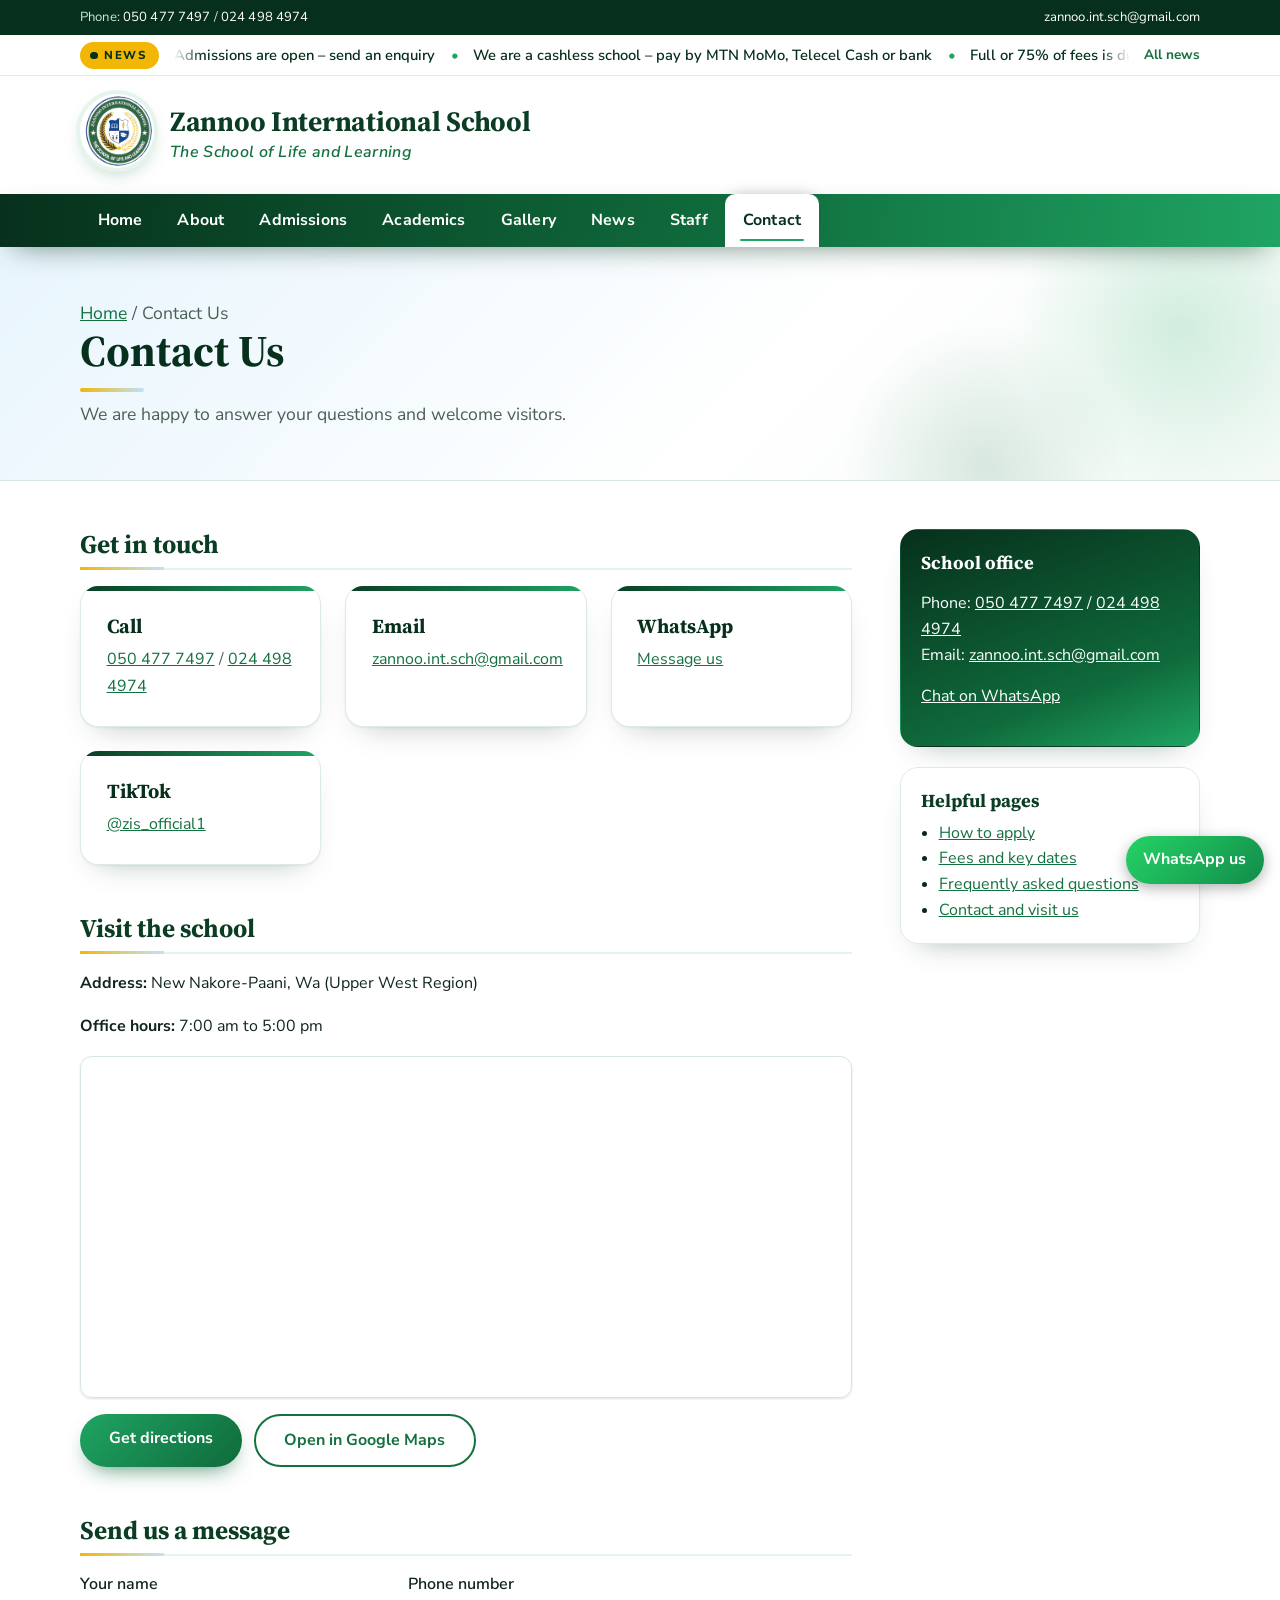
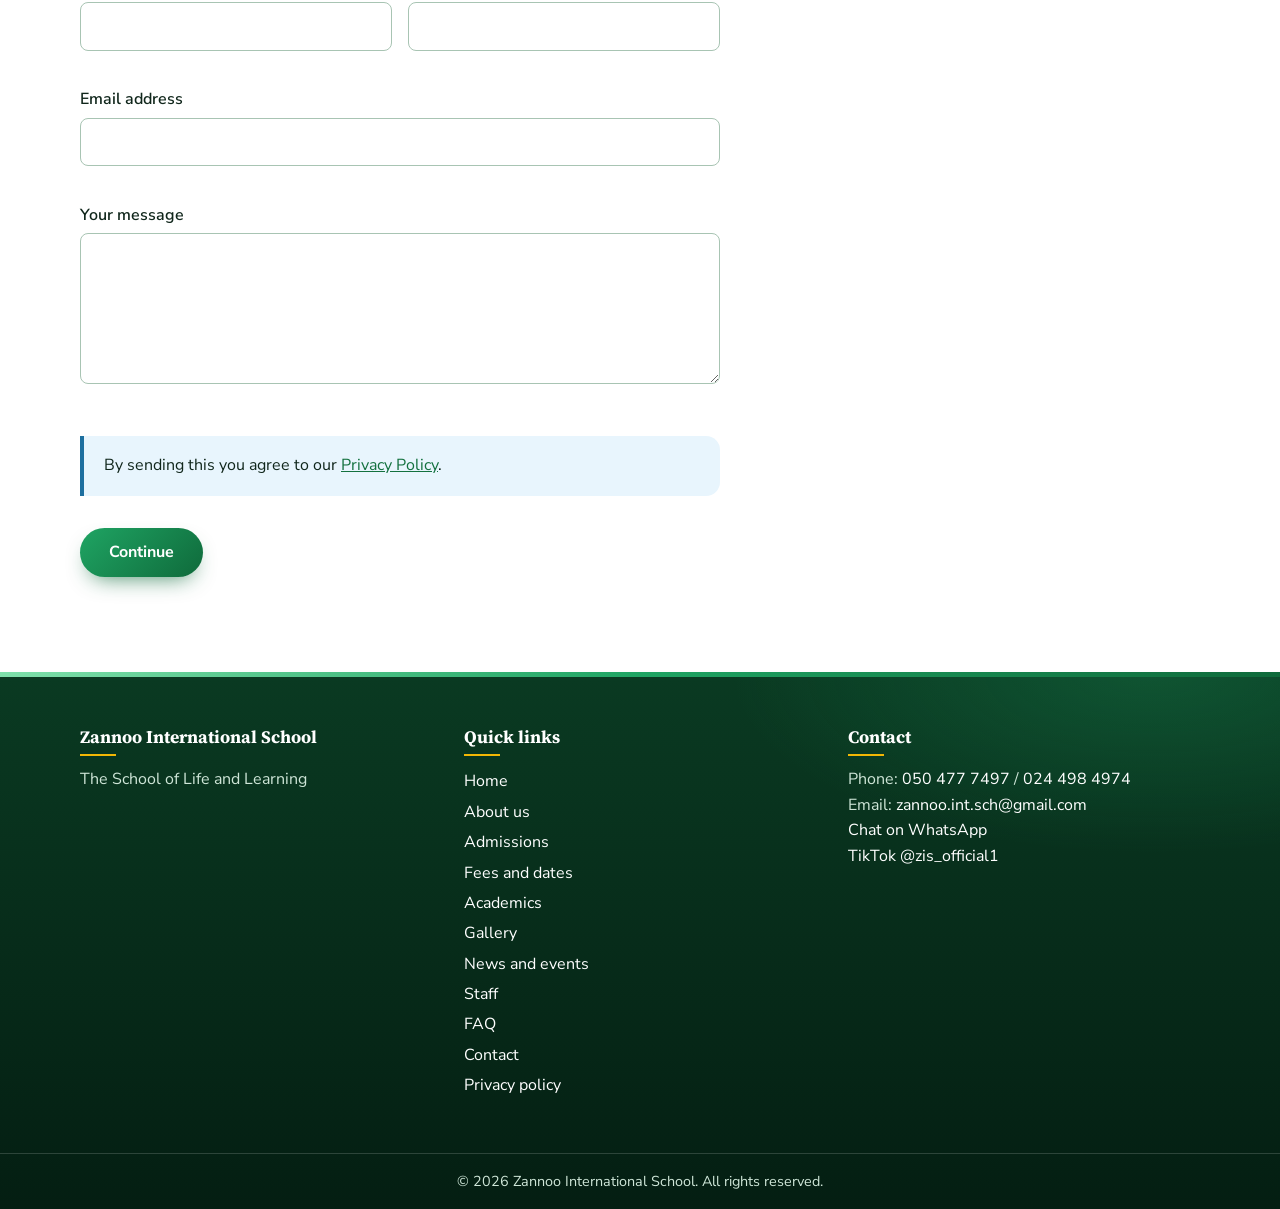
<file: contact.html>
<!DOCTYPE html>
<html lang="en">
<head>
<meta charset="utf-8">
<meta name="viewport" content="width=device-width, initial-scale=1">
<meta name="theme-color" content="#0b3d24">
<title>Contact Us | Zannoo International School</title>
<meta name="description" content="Contact Zannoo International School: phone, email, WhatsApp, address and a message form.">
<meta property="og:type" content="website"><meta property="og:site_name" content="Zannoo International School"><meta property="og:title" content="Contact Us | Zannoo International School"><meta property="og:description" content="Contact Zannoo International School: phone, email, WhatsApp, address and a message form.">
<link rel="icon" href="logo.png" type="image/png">
<link rel="preconnect" href="https://fonts.googleapis.com">
<link rel="preconnect" href="https://fonts.gstatic.com" crossorigin>
<link rel="stylesheet" href="https://fonts.googleapis.com/css2?family=Nunito+Sans:wght@400;600;700&family=Source+Serif+4:ital,wght@0,600;0,700;1,400&display=swap">
<link rel="stylesheet" href="styles.css">
</head>
<body>
<a class="skip" href="#main">Skip to content</a>
<div class="topbar"><div class="wrap">
  <span>Phone: <a href="tel:+233504777497">050 477 7497</a> / <a href="tel:+233244984974">024 498 4974</a></span>
  <span><a href="mailto:zannoo.int.sch@gmail.com">zannoo.int.sch@gmail.com</a></span>
</div></div>
<div class="newsbar" role="region" aria-label="School news"><div class="wrap">
  <span class="nb-label">News</span>
  <div class="nb-track"><div class="nb-move">
    <a href="admissions.html#enquire">Admissions are open &ndash; send an enquiry</a>
    <a href="fees.html#pay">We are a cashless school &ndash; pay by MTN MoMo, Telecel Cash or bank</a>
    <a href="fees.html#policy">Full or 75% of fees is due on or before reopening</a>
    <a href="https://www.tiktok.com/@zis_official1" target="_blank" rel="noopener">Follow our school on TikTok @zis_official1</a>
    <a href="admissions.html#uniform">Dress code and school rules</a>
    <a href="admissions.html#enquire" aria-hidden="true" tabindex="-1">Admissions are open &ndash; send an enquiry</a>
    <a href="fees.html#pay" aria-hidden="true" tabindex="-1">We are a cashless school &ndash; pay by MTN MoMo, Telecel Cash or bank</a>
    <a href="fees.html#policy" aria-hidden="true" tabindex="-1">Full or 75% of fees is due on or before reopening</a>
    <a href="https://www.tiktok.com/@zis_official1" target="_blank" rel="noopener" aria-hidden="true" tabindex="-1">Follow our school on TikTok @zis_official1</a>
    <a href="admissions.html#uniform" aria-hidden="true" tabindex="-1">Dress code and school rules</a>
  </div></div>
  <a class="nb-all" href="news.html">All news</a>
</div></div>
<header class="wrap brand">
  <a href="index.html" aria-label="Zannoo International School home"><img src="logo.png" width="68" height="68" alt="Zannoo International School crest"></a>
  <div><h1>Zannoo International School</h1><p>The School of Life and Learning</p></div>
</header>
<nav class="nav" aria-label="Main"><div class="wrap">
  <button class="nav-toggle" aria-expanded="false" aria-controls="menu">Menu</button>
  <ul id="menu"><li><a href="index.html">Home</a></li><li><a href="about.html">About</a></li><li><a href="admissions.html">Admissions</a></li><li><a href="academics.html">Academics</a></li><li><a href="gallery.html">Gallery</a></li><li><a href="news.html">News</a></li><li><a href="staff.html">Staff</a></li><li><a href="contact.html" aria-current="page">Contact</a></li></ul>
</div></nav>
<div class="banner"><div class="wrap">
  <p class="crumbs"><a href="index.html">Home</a> / Contact Us</p><h2>Contact Us</h2><p>We are happy to answer your questions and welcome visitors.</p>
</div></div>
<main id="main" class="wrap page">
  <div>

    <section><h3>Get in touch</h3>
      <div class="cards">
        <div class="card"><h4>Call</h4><p><a href="tel:+233504777497">050 477 7497</a> / <a href="tel:+233244984974">024 498 4974</a></p></div>
        <div class="card"><h4>Email</h4><p><a href="mailto:zannoo.int.sch@gmail.com">zannoo.int.sch@gmail.com</a></p></div>
        <div class="card"><h4>WhatsApp</h4><p><a href="https://wa.me/233504777497?text=Hello%20Zannoo%20International%20School" target="_blank" rel="noopener">Message us</a></p></div>
        <div class="card"><h4>TikTok</h4><p><a href="https://www.tiktok.com/@zis_official1" target="_blank" rel="noopener">@zis_official1</a></p></div>
      </div></section>
    <section><h3>Visit the school</h3>
      <p><strong>Address:</strong> New Nakore-Paani, Wa (Upper West Region)</p>
      <p><strong>Office hours:</strong> 7:00 am to 5:00 pm</p>
      <div class="map-box"><iframe title="Map of Zannoo International School in Wa" src="https://www.google.com/maps?q=Zannoo+International+School+New+Nakore-Paani+Wa+Ghana&amp;output=embed" loading="lazy" referrerpolicy="no-referrer-when-downgrade" allowfullscreen></iframe></div><div class="btns"><a class="btn" href="https://www.google.com/maps/dir/?api=1&amp;destination=Zannoo+International+School+New+Nakore-Paani+Wa+Ghana" target="_blank" rel="noopener">Get directions</a><a class="btn ghost" href="https://www.google.com/maps/search/?api=1&amp;query=Zannoo+International+School+New+Nakore-Paani+Wa+Ghana" target="_blank" rel="noopener">Open in Google Maps</a></div></section>
    <section id="message"><h3>Send us a message</h3>
      <form id="contactform" data-type="Website message" novalidate>
        <input type="hidden" name="type" value="Website message">
        <input class="hp" type="text" name="website" tabindex="-1" autocomplete="off" aria-hidden="true">
        <div class="row"><label>Your name<input name="name" type="text" required autocomplete="name"><span class="err" data-err="name"></span></label><label>Phone number<input name="phone" type="tel" required autocomplete="tel"><span class="err" data-err="phone"></span></label></div>
        <label>Email address<input name="email" type="email" required autocomplete="email"><span class="err" data-err="email"></span></label>
        <label>Your message<textarea name="message" rows="5" required></textarea><span class="err" data-err="message"></span></label>
        <p class="note">By sending this you agree to our <a href="privacy.html">Privacy Policy</a>.</p>
        <button class="btn" type="submit">Continue</button>
      </form>
      <div id="sent" class="success" tabindex="-1" hidden></div></section>

  </div>
  <aside class="aside" aria-label="Contact the school">
    <div class="panel solid"><h4>School office</h4>
      <p>Phone: <a href="tel:+233504777497">050 477 7497</a> / <a href="tel:+233244984974">024 498 4974</a><br>Email: <a href="mailto:zannoo.int.sch@gmail.com">zannoo.int.sch@gmail.com</a></p>
      <p><a href="https://wa.me/233504777497?text=Hello%20Zannoo%20International%20School" target="_blank" rel="noopener">Chat on WhatsApp</a></p></div>
    <div class="panel"><h4>Helpful pages</h4><ul><li><a href="admissions.html">How to apply</a></li><li><a href="fees.html">Fees and key dates</a></li><li><a href="faq.html">Frequently asked questions</a></li><li><a href="contact.html">Contact and visit us</a></li></ul></div>
  </aside>
</main>
<footer>
  <div class="wrap">
    <div><h4>Zannoo International School</h4><p>The School of Life and Learning</p></div>
    <div><h4>Quick links</h4><ul><li><a href="index.html">Home</a></li><li><a href="about.html">About us</a></li><li><a href="admissions.html">Admissions</a></li><li><a href="fees.html">Fees and dates</a></li><li><a href="academics.html">Academics</a></li><li><a href="gallery.html">Gallery</a></li><li><a href="news.html">News and events</a></li><li><a href="staff.html">Staff</a></li><li><a href="faq.html">FAQ</a></li><li><a href="contact.html">Contact</a></li><li><a href="privacy.html">Privacy policy</a></li></ul></div>
    <div id="contact"><h4>Contact</h4><p>Phone: <a href="tel:+233504777497">050 477 7497</a> / <a href="tel:+233244984974">024 498 4974</a><br>Email: <a href="mailto:zannoo.int.sch@gmail.com">zannoo.int.sch@gmail.com</a></p>
    <p><a href="https://wa.me/233504777497?text=Hello%20Zannoo%20International%20School" target="_blank" rel="noopener">Chat on WhatsApp</a><br><a href="https://www.tiktok.com/@zis_official1" target="_blank" rel="noopener">TikTok @zis_official1</a></p></div>
  </div>
  <p class="copy">&copy; <span id="yr"></span> Zannoo International School. All rights reserved.</p>
</footer>
<a class="floatwa" href="https://wa.me/233504777497?text=Hello%20Zannoo%20International%20School" target="_blank" rel="noopener" aria-label="Chat with the school on WhatsApp">WhatsApp us</a>
<script>document.getElementById('yr').textContent=new Date().getFullYear();</script>
<script src="config.js"></script>
<script src="script.js"></script>
</body>
</html>
</file>
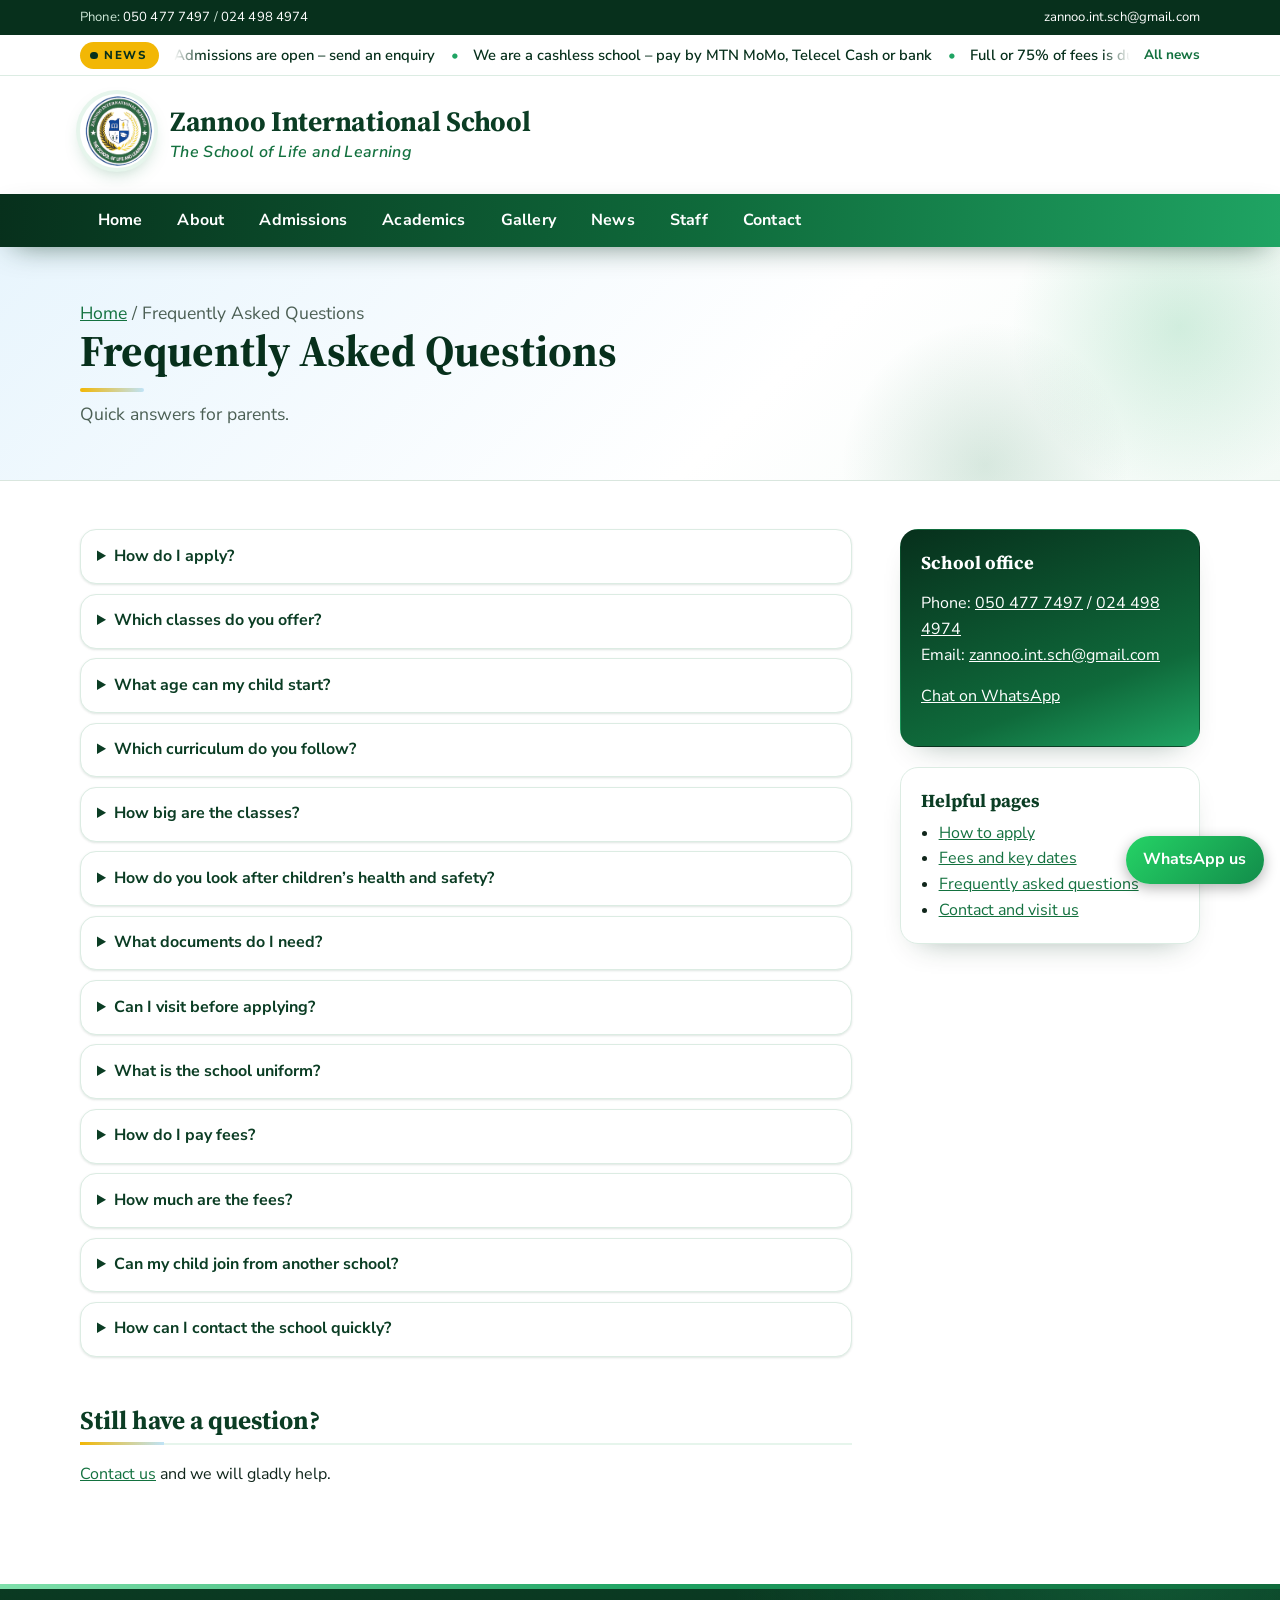
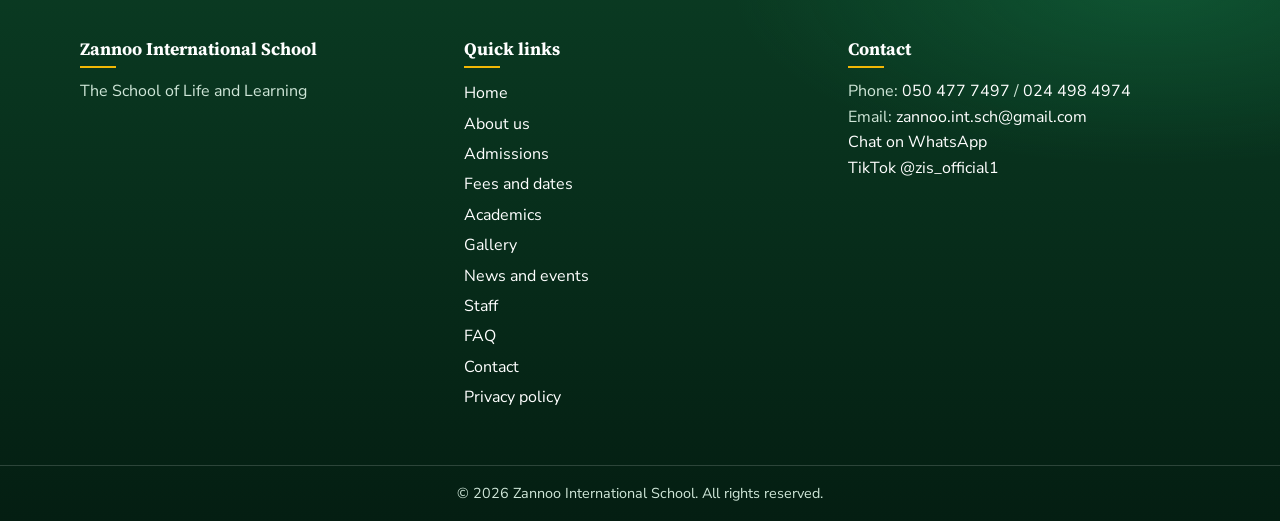
<file: faq.html>
<!DOCTYPE html>
<html lang="en">
<head>
<meta charset="utf-8">
<meta name="viewport" content="width=device-width, initial-scale=1">
<meta name="theme-color" content="#0b3d24">
<title>Frequently Asked Questions | Zannoo International School</title>
<meta name="description" content="Answers to common questions about admissions, fees, documents and visiting Zannoo International School.">
<meta property="og:type" content="website"><meta property="og:site_name" content="Zannoo International School"><meta property="og:title" content="Frequently Asked Questions | Zannoo International School"><meta property="og:description" content="Answers to common questions about admissions, fees, documents and visiting Zannoo International School.">
<link rel="icon" href="logo.png" type="image/png">
<link rel="preconnect" href="https://fonts.googleapis.com">
<link rel="preconnect" href="https://fonts.gstatic.com" crossorigin>
<link rel="stylesheet" href="https://fonts.googleapis.com/css2?family=Nunito+Sans:wght@400;600;700&family=Source+Serif+4:ital,wght@0,600;0,700;1,400&display=swap">
<link rel="stylesheet" href="styles.css">
</head>
<body>
<a class="skip" href="#main">Skip to content</a>
<div class="topbar"><div class="wrap">
  <span>Phone: <a href="tel:+233504777497">050 477 7497</a> / <a href="tel:+233244984974">024 498 4974</a></span>
  <span><a href="mailto:zannoo.int.sch@gmail.com">zannoo.int.sch@gmail.com</a></span>
</div></div>
<div class="newsbar" role="region" aria-label="School news"><div class="wrap">
  <span class="nb-label">News</span>
  <div class="nb-track"><div class="nb-move">
    <a href="admissions.html#enquire">Admissions are open &ndash; send an enquiry</a>
    <a href="fees.html#pay">We are a cashless school &ndash; pay by MTN MoMo, Telecel Cash or bank</a>
    <a href="fees.html#policy">Full or 75% of fees is due on or before reopening</a>
    <a href="https://www.tiktok.com/@zis_official1" target="_blank" rel="noopener">Follow our school on TikTok @zis_official1</a>
    <a href="admissions.html#uniform">Dress code and school rules</a>
    <a href="admissions.html#enquire" aria-hidden="true" tabindex="-1">Admissions are open &ndash; send an enquiry</a>
    <a href="fees.html#pay" aria-hidden="true" tabindex="-1">We are a cashless school &ndash; pay by MTN MoMo, Telecel Cash or bank</a>
    <a href="fees.html#policy" aria-hidden="true" tabindex="-1">Full or 75% of fees is due on or before reopening</a>
    <a href="https://www.tiktok.com/@zis_official1" target="_blank" rel="noopener" aria-hidden="true" tabindex="-1">Follow our school on TikTok @zis_official1</a>
    <a href="admissions.html#uniform" aria-hidden="true" tabindex="-1">Dress code and school rules</a>
  </div></div>
  <a class="nb-all" href="news.html">All news</a>
</div></div>
<header class="wrap brand">
  <a href="index.html" aria-label="Zannoo International School home"><img src="logo.png" width="68" height="68" alt="Zannoo International School crest"></a>
  <div><h1>Zannoo International School</h1><p>The School of Life and Learning</p></div>
</header>
<nav class="nav" aria-label="Main"><div class="wrap">
  <button class="nav-toggle" aria-expanded="false" aria-controls="menu">Menu</button>
  <ul id="menu"><li><a href="index.html">Home</a></li><li><a href="about.html">About</a></li><li><a href="admissions.html">Admissions</a></li><li><a href="academics.html">Academics</a></li><li><a href="gallery.html">Gallery</a></li><li><a href="news.html">News</a></li><li><a href="staff.html">Staff</a></li><li><a href="contact.html">Contact</a></li></ul>
</div></nav>
<div class="banner"><div class="wrap">
  <p class="crumbs"><a href="index.html">Home</a> / Frequently Asked Questions</p><h2>Frequently Asked Questions</h2><p>Quick answers for parents.</p>
</div></div>
<main id="main" class="wrap page">
  <div>
    <section class="faq"><details><summary>How do I apply?</summary><p>Send an enquiry on the <a href="admissions.html#enquire">admissions page</a>, visit the school, collect and return the application form, attend a friendly assessment, then receive an offer letter and complete enrolment.</p></details><details><summary>Which classes do you offer?</summary><p>We teach the Oxford International Curriculum alongside the GES curriculum. Pre-School has the Baby Unit, Creche, Nursery 1 and 2, and Reception 1 and 2. Then Key Stage 1 (Years 1 and 2), Key Stage 2 (Years 3 to 6) and Key Stage 3 (Year 7). Please call the office to confirm which classes are open for admission.</p></details><details><summary>What age can my child start?</summary><p>It depends on your child&rsquo;s age and level. Please call us on 050 477 7497 and we will advise the right class for your child.</p></details><details><summary>Which curriculum do you follow?</summary><p>The Oxford International Curriculum alongside the GES curriculum, so learners are globally competitive while staying grounded in national standards. ZIS holds full Oxford International Curriculum accreditation.</p></details><details><summary>How big are the classes?</summary><p>A maximum of 20 learners per class. SEN support is available.</p></details><details><summary>How do you look after children&rsquo;s health and safety?</summary><p>Safeguarding, health and child protection are a priority. We have an infirmary with a professional nurse at post, written safeguarding and health and safety policies, and weekly mindfulness and well-being sessions.</p></details><details><summary>What documents do I need?</summary><p>The completed application form, birth certificate copy, passport-size photographs, previous school report, transfer or leaving certificate (if applicable), immunisation record and parent or guardian ID.</p></details><details><summary>Can I visit before applying?</summary><p>Yes. We encourage it. <a href="contact.html">Contact the office</a> or use the tour option on the <a href="admissions.html#enquire">enquiry form</a>.</p></details><details><summary>What is the school uniform?</summary><p>Monday, Tuesday and Thursday: regular school uniform. Wednesday: school polo shirt with khaki skirt (girls) or shorts (boys). Friday: school sportswear. Footwear is black. See the <a href="admissions.html#uniform">dress code</a>.</p></details><details><summary>How do I pay fees?</summary><p>We are a cashless school. Pay by MTN or Telecel Mobile Money, or by bank deposit or transfer. Full or 75% of the bill is due on or before reopening. See <a href="fees.html#pay">how to pay</a>.</p></details><details><summary>How much are the fees?</summary><p>See our <a href="fees.html">fees and key dates</a> page, or call <a href="tel:+233504777497">050 477 7497</a> / <a href="tel:+233244984974">024 498 4974</a> for the current fee structure.</p></details><details><summary>Can my child join from another school?</summary><p>Yes. Bring the previous school report and transfer or leaving certificate, and your child will have a short assessment so we place them in the right class.</p></details><details><summary>How can I contact the school quickly?</summary><p>Call or message us on <a href="https://wa.me/233504777497?text=Hello%20Zannoo%20International%20School" target="_blank" rel="noopener">WhatsApp</a> on 050 477 7497, or email zannoo.int.sch@gmail.com.</p></details></section>
    <section><h3>Still have a question?</h3><p><a href="contact.html">Contact us</a> and we will gladly help.</p></section>
  </div>
  <aside class="aside" aria-label="Contact the school">
    <div class="panel solid"><h4>School office</h4>
      <p>Phone: <a href="tel:+233504777497">050 477 7497</a> / <a href="tel:+233244984974">024 498 4974</a><br>Email: <a href="mailto:zannoo.int.sch@gmail.com">zannoo.int.sch@gmail.com</a></p>
      <p><a href="https://wa.me/233504777497?text=Hello%20Zannoo%20International%20School" target="_blank" rel="noopener">Chat on WhatsApp</a></p></div>
    <div class="panel"><h4>Helpful pages</h4><ul><li><a href="admissions.html">How to apply</a></li><li><a href="fees.html">Fees and key dates</a></li><li><a href="faq.html">Frequently asked questions</a></li><li><a href="contact.html">Contact and visit us</a></li></ul></div>
  </aside>
</main>
<footer>
  <div class="wrap">
    <div><h4>Zannoo International School</h4><p>The School of Life and Learning</p></div>
    <div><h4>Quick links</h4><ul><li><a href="index.html">Home</a></li><li><a href="about.html">About us</a></li><li><a href="admissions.html">Admissions</a></li><li><a href="fees.html">Fees and dates</a></li><li><a href="academics.html">Academics</a></li><li><a href="gallery.html">Gallery</a></li><li><a href="news.html">News and events</a></li><li><a href="staff.html">Staff</a></li><li><a href="faq.html">FAQ</a></li><li><a href="contact.html">Contact</a></li><li><a href="privacy.html">Privacy policy</a></li></ul></div>
    <div id="contact"><h4>Contact</h4><p>Phone: <a href="tel:+233504777497">050 477 7497</a> / <a href="tel:+233244984974">024 498 4974</a><br>Email: <a href="mailto:zannoo.int.sch@gmail.com">zannoo.int.sch@gmail.com</a></p>
    <p><a href="https://wa.me/233504777497?text=Hello%20Zannoo%20International%20School" target="_blank" rel="noopener">Chat on WhatsApp</a><br><a href="https://www.tiktok.com/@zis_official1" target="_blank" rel="noopener">TikTok @zis_official1</a></p></div>
  </div>
  <p class="copy">&copy; <span id="yr"></span> Zannoo International School. All rights reserved.</p>
</footer>
<a class="floatwa" href="https://wa.me/233504777497?text=Hello%20Zannoo%20International%20School" target="_blank" rel="noopener" aria-label="Chat with the school on WhatsApp">WhatsApp us</a>
<script>document.getElementById('yr').textContent=new Date().getFullYear();</script>
<script src="config.js"></script>
<script src="script.js"></script>
</body>
</html>
</file>
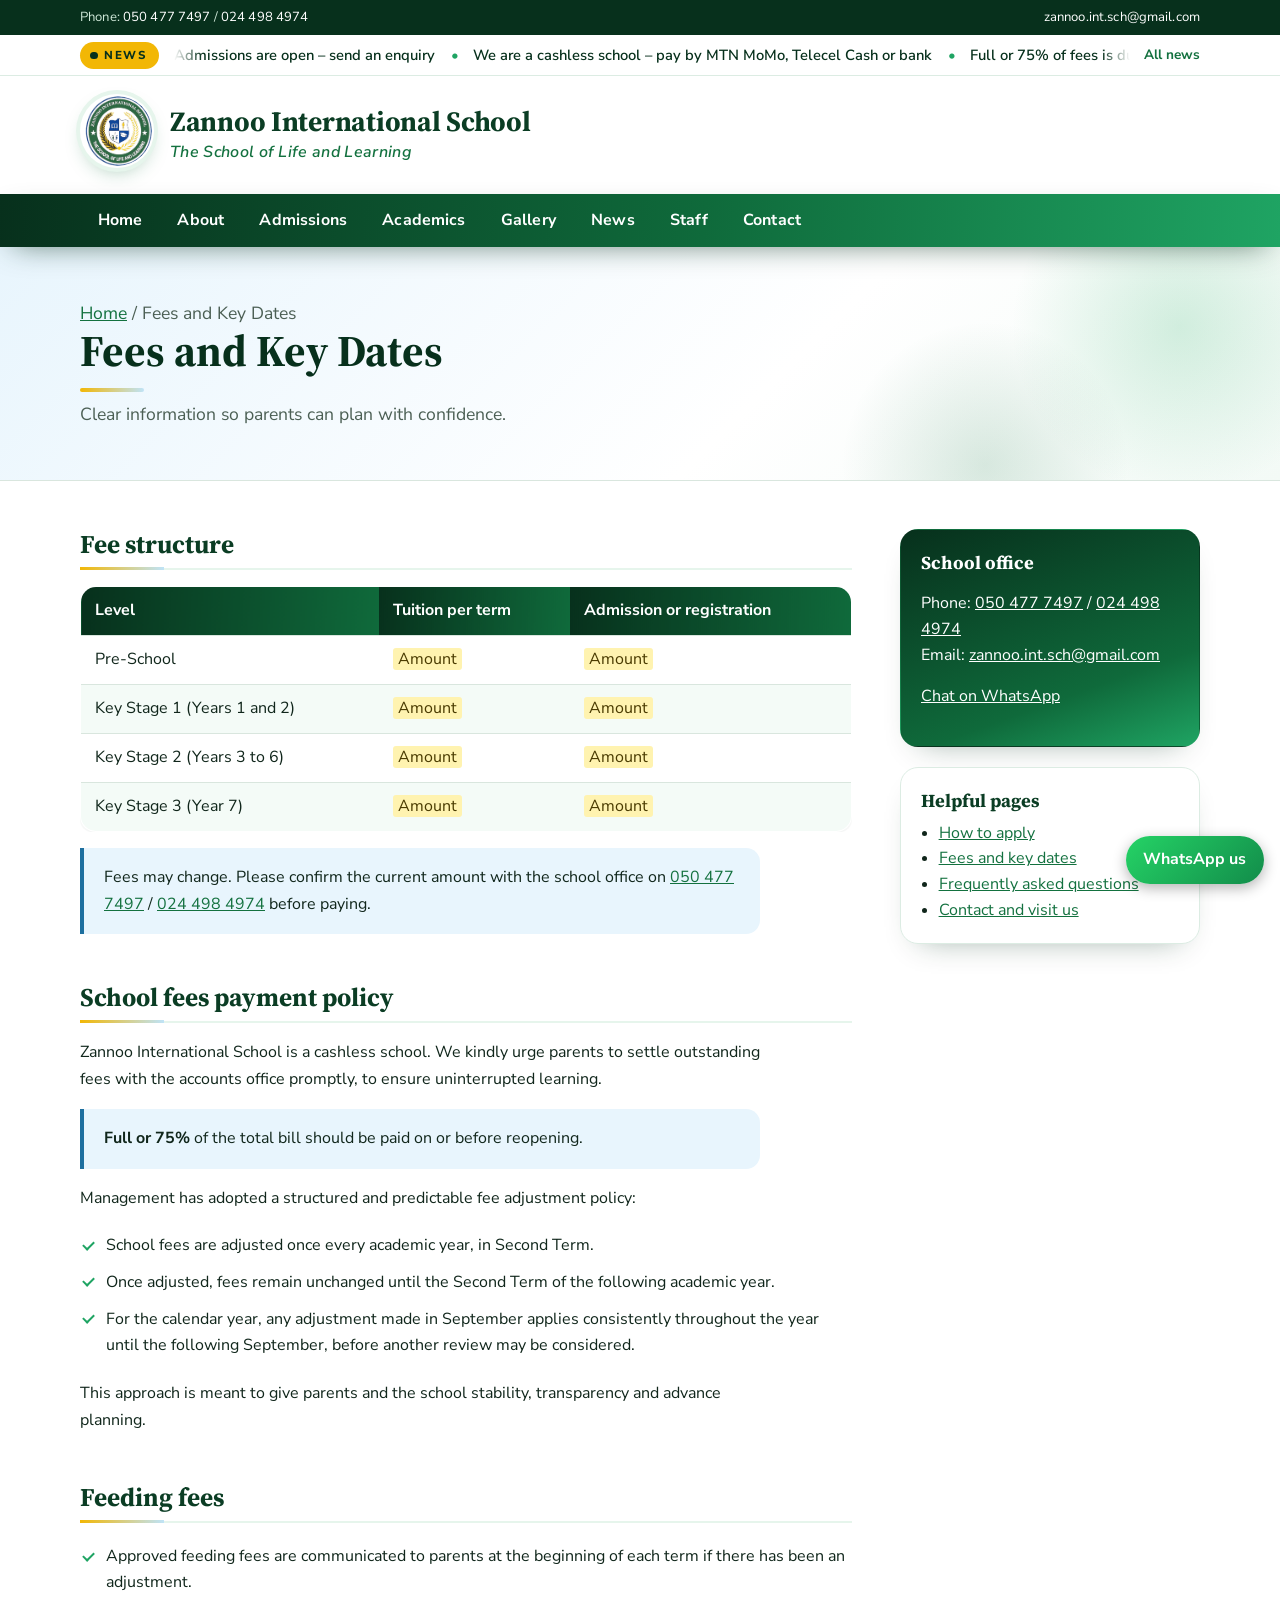
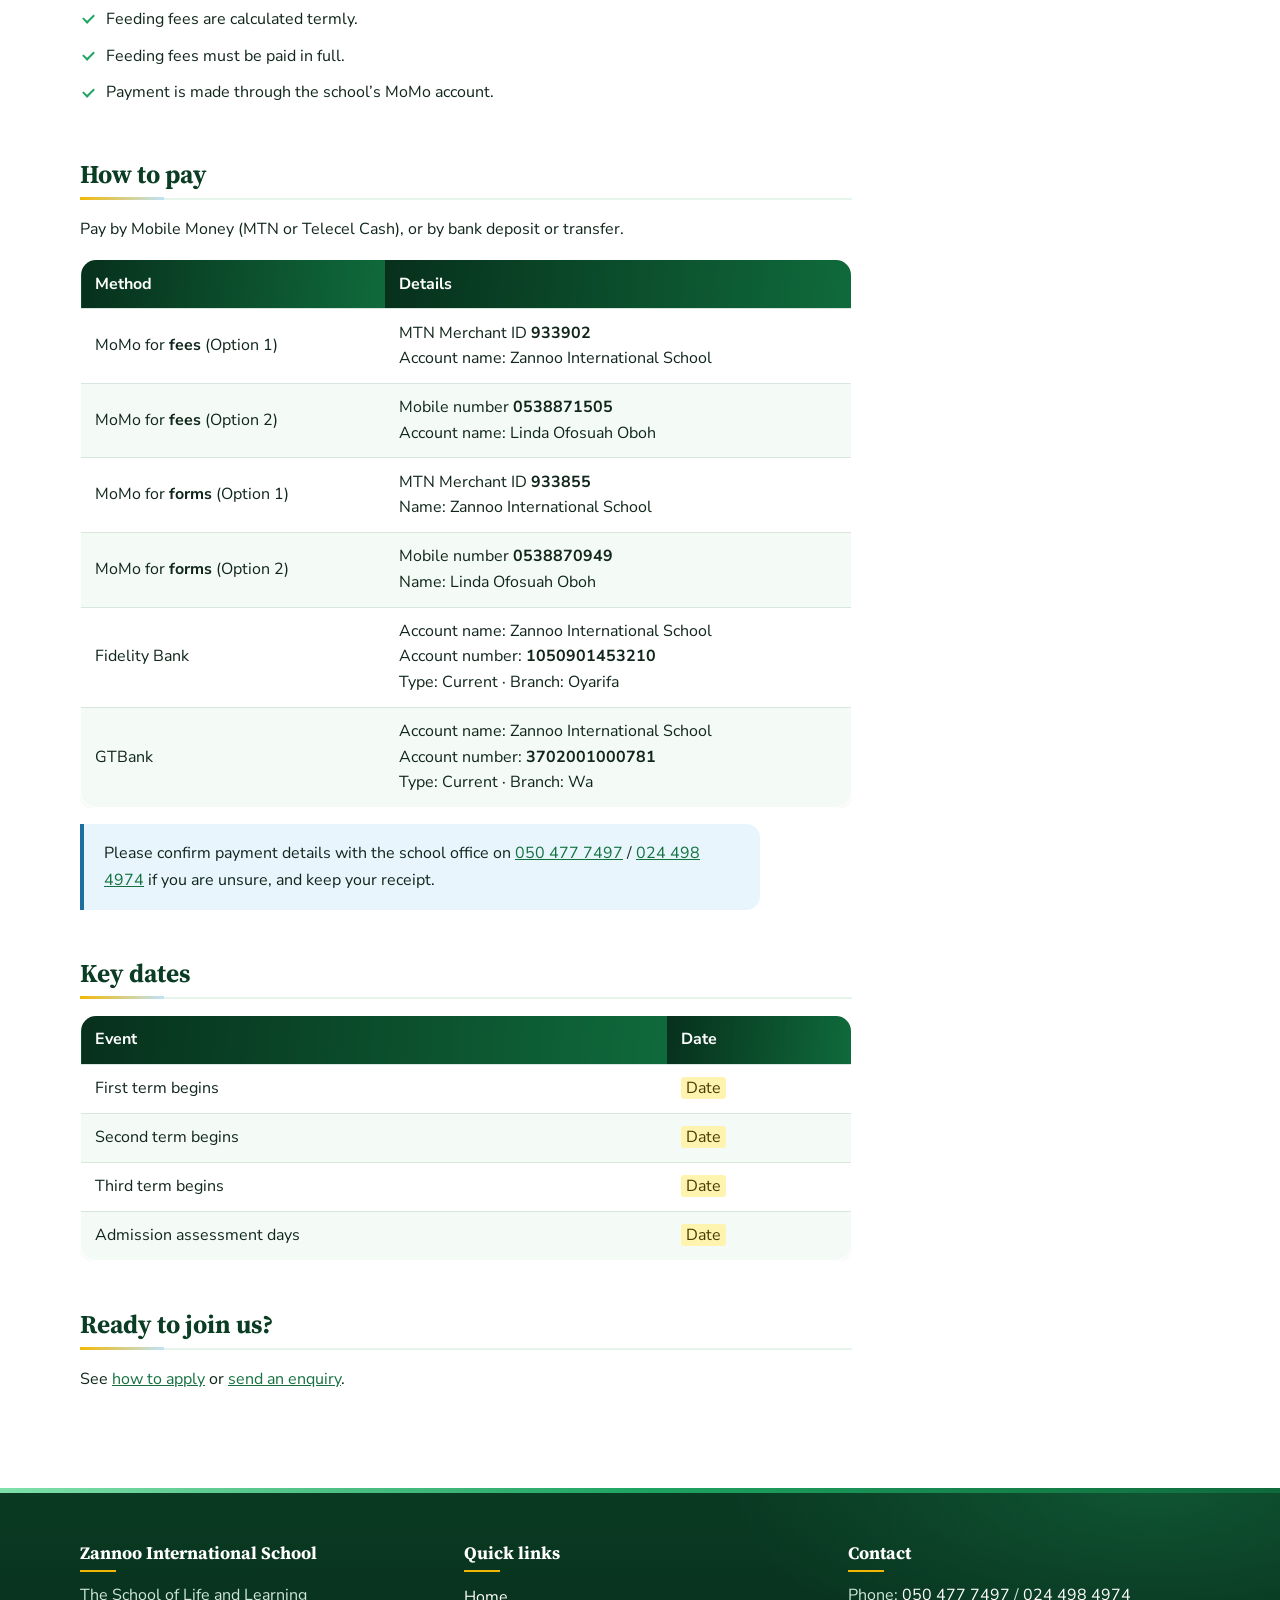
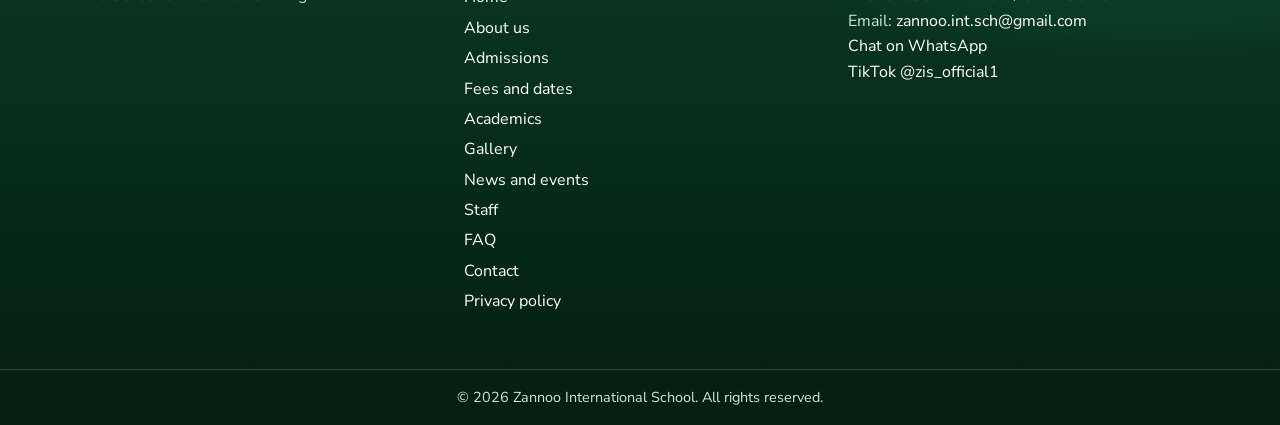
<file: fees.html>
<!DOCTYPE html>
<html lang="en">
<head>
<meta charset="utf-8">
<meta name="viewport" content="width=device-width, initial-scale=1">
<meta name="theme-color" content="#0b3d24">
<title>Fees and Key Dates | Zannoo International School</title>
<meta name="description" content="Fees, payment information and key dates for Zannoo International School.">
<meta property="og:type" content="website"><meta property="og:site_name" content="Zannoo International School"><meta property="og:title" content="Fees and Key Dates | Zannoo International School"><meta property="og:description" content="Fees, payment information and key dates for Zannoo International School.">
<link rel="icon" href="logo.png" type="image/png">
<link rel="preconnect" href="https://fonts.googleapis.com">
<link rel="preconnect" href="https://fonts.gstatic.com" crossorigin>
<link rel="stylesheet" href="https://fonts.googleapis.com/css2?family=Nunito+Sans:wght@400;600;700&family=Source+Serif+4:ital,wght@0,600;0,700;1,400&display=swap">
<link rel="stylesheet" href="styles.css">
</head>
<body>
<a class="skip" href="#main">Skip to content</a>
<div class="topbar"><div class="wrap">
  <span>Phone: <a href="tel:+233504777497">050 477 7497</a> / <a href="tel:+233244984974">024 498 4974</a></span>
  <span><a href="mailto:zannoo.int.sch@gmail.com">zannoo.int.sch@gmail.com</a></span>
</div></div>
<div class="newsbar" role="region" aria-label="School news"><div class="wrap">
  <span class="nb-label">News</span>
  <div class="nb-track"><div class="nb-move">
    <a href="admissions.html#enquire">Admissions are open &ndash; send an enquiry</a>
    <a href="fees.html#pay">We are a cashless school &ndash; pay by MTN MoMo, Telecel Cash or bank</a>
    <a href="fees.html#policy">Full or 75% of fees is due on or before reopening</a>
    <a href="https://www.tiktok.com/@zis_official1" target="_blank" rel="noopener">Follow our school on TikTok @zis_official1</a>
    <a href="admissions.html#uniform">Dress code and school rules</a>
    <a href="admissions.html#enquire" aria-hidden="true" tabindex="-1">Admissions are open &ndash; send an enquiry</a>
    <a href="fees.html#pay" aria-hidden="true" tabindex="-1">We are a cashless school &ndash; pay by MTN MoMo, Telecel Cash or bank</a>
    <a href="fees.html#policy" aria-hidden="true" tabindex="-1">Full or 75% of fees is due on or before reopening</a>
    <a href="https://www.tiktok.com/@zis_official1" target="_blank" rel="noopener" aria-hidden="true" tabindex="-1">Follow our school on TikTok @zis_official1</a>
    <a href="admissions.html#uniform" aria-hidden="true" tabindex="-1">Dress code and school rules</a>
  </div></div>
  <a class="nb-all" href="news.html">All news</a>
</div></div>
<header class="wrap brand">
  <a href="index.html" aria-label="Zannoo International School home"><img src="logo.png" width="68" height="68" alt="Zannoo International School crest"></a>
  <div><h1>Zannoo International School</h1><p>The School of Life and Learning</p></div>
</header>
<nav class="nav" aria-label="Main"><div class="wrap">
  <button class="nav-toggle" aria-expanded="false" aria-controls="menu">Menu</button>
  <ul id="menu"><li><a href="index.html">Home</a></li><li><a href="about.html">About</a></li><li><a href="admissions.html">Admissions</a></li><li><a href="academics.html">Academics</a></li><li><a href="gallery.html">Gallery</a></li><li><a href="news.html">News</a></li><li><a href="staff.html">Staff</a></li><li><a href="contact.html">Contact</a></li></ul>
</div></nav>
<div class="banner"><div class="wrap">
  <p class="crumbs"><a href="index.html">Home</a> / Fees and Key Dates</p><h2>Fees and Key Dates</h2><p>Clear information so parents can plan with confidence.</p>
</div></div>
<main id="main" class="wrap page">
  <div>

    <section id="fees"><h3>Fee structure</h3>
      <div class="scroll"><table class="table"><thead><tr><th>Level</th><th>Tuition per term</th><th>Admission or registration</th></tr></thead><tbody>
        <tr><td>Pre-School</td><td><mark class="fill">Amount</mark></td><td><mark class="fill">Amount</mark></td></tr>
        <tr><td>Key Stage 1 (Years 1 and 2)</td><td><mark class="fill">Amount</mark></td><td><mark class="fill">Amount</mark></td></tr>
        <tr><td>Key Stage 2 (Years 3 to 6)</td><td><mark class="fill">Amount</mark></td><td><mark class="fill">Amount</mark></td></tr>
        <tr><td>Key Stage 3 (Year 7)</td><td><mark class="fill">Amount</mark></td><td><mark class="fill">Amount</mark></td></tr></tbody></table></div>
      <p class="note">Fees may change. Please confirm the current amount with the school office on <a href="tel:+233504777497">050 477 7497</a> / <a href="tel:+233244984974">024 498 4974</a> before paying.</p></section>
    <section id="policy"><h3>School fees payment policy</h3>
      <p>Zannoo International School is a cashless school. We kindly urge parents to settle outstanding fees with the accounts office promptly, to ensure uninterrupted learning.</p>
      <p class="note"><strong>Full or 75%</strong> of the total bill should be paid on or before reopening.</p>
      <p>Management has adopted a structured and predictable fee adjustment policy:</p>
      <ul class="checks" style="columns:1"><li>School fees are adjusted once every academic year, in Second Term.</li><li>Once adjusted, fees remain unchanged until the Second Term of the following academic year.</li><li>For the calendar year, any adjustment made in September applies consistently throughout the year until the following September, before another review may be considered.</li></ul>
      <p>This approach is meant to give parents and the school stability, transparency and advance planning.</p></section>
    <section id="feeding"><h3>Feeding fees</h3>
      <ul class="checks" style="columns:1"><li>Approved feeding fees are communicated to parents at the beginning of each term if there has been an adjustment.</li><li>Feeding fees are calculated termly.</li><li>Feeding fees must be paid in full.</li><li>Payment is made through the school&rsquo;s MoMo account.</li></ul></section>
    <section id="pay"><h3>How to pay</h3>
      <p>Pay by Mobile Money (MTN or Telecel Cash), or by bank deposit or transfer.</p>
      <div class="scroll"><table class="table"><thead><tr><th>Method</th><th>Details</th></tr></thead><tbody>
        <tr><td>MoMo for <strong>fees</strong> (Option 1)</td><td>MTN Merchant ID <strong>933902</strong><br>Account name: Zannoo International School</td></tr>
        <tr><td>MoMo for <strong>fees</strong> (Option 2)</td><td>Mobile number <strong>0538871505</strong><br>Account name: Linda Ofosuah Oboh</td></tr>
        <tr><td>MoMo for <strong>forms</strong> (Option 1)</td><td>MTN Merchant ID <strong>933855</strong><br>Name: Zannoo International School</td></tr>
        <tr><td>MoMo for <strong>forms</strong> (Option 2)</td><td>Mobile number <strong>0538870949</strong><br>Name: Linda Ofosuah Oboh</td></tr>
        <tr><td>Fidelity Bank</td><td>Account name: Zannoo International School<br>Account number: <strong>1050901453210</strong><br>Type: Current &middot; Branch: Oyarifa</td></tr>
        <tr><td>GTBank</td><td>Account name: Zannoo International School<br>Account number: <strong>3702001000781</strong><br>Type: Current &middot; Branch: Wa</td></tr>
      </tbody></table></div>
      <p class="note">Please confirm payment details with the school office on <a href="tel:+233504777497">050 477 7497</a> / <a href="tel:+233244984974">024 498 4974</a> if you are unsure, and keep your receipt.</p></section>
    <section id="dates"><h3>Key dates</h3>
      <div class="scroll"><table class="table"><thead><tr><th>Event</th><th>Date</th></tr></thead><tbody>
        <tr><td>First term begins</td><td><mark class="fill">Date</mark></td></tr><tr><td>Second term begins</td><td><mark class="fill">Date</mark></td></tr>
        <tr><td>Third term begins</td><td><mark class="fill">Date</mark></td></tr><tr><td>Admission assessment days</td><td><mark class="fill">Date</mark></td></tr></tbody></table></div></section>
    <section><h3>Ready to join us?</h3><p>See <a href="admissions.html">how to apply</a> or <a href="admissions.html#enquire">send an enquiry</a>.</p></section>

  </div>
  <aside class="aside" aria-label="Contact the school">
    <div class="panel solid"><h4>School office</h4>
      <p>Phone: <a href="tel:+233504777497">050 477 7497</a> / <a href="tel:+233244984974">024 498 4974</a><br>Email: <a href="mailto:zannoo.int.sch@gmail.com">zannoo.int.sch@gmail.com</a></p>
      <p><a href="https://wa.me/233504777497?text=Hello%20Zannoo%20International%20School" target="_blank" rel="noopener">Chat on WhatsApp</a></p></div>
    <div class="panel"><h4>Helpful pages</h4><ul><li><a href="admissions.html">How to apply</a></li><li><a href="fees.html">Fees and key dates</a></li><li><a href="faq.html">Frequently asked questions</a></li><li><a href="contact.html">Contact and visit us</a></li></ul></div>
  </aside>
</main>
<footer>
  <div class="wrap">
    <div><h4>Zannoo International School</h4><p>The School of Life and Learning</p></div>
    <div><h4>Quick links</h4><ul><li><a href="index.html">Home</a></li><li><a href="about.html">About us</a></li><li><a href="admissions.html">Admissions</a></li><li><a href="fees.html">Fees and dates</a></li><li><a href="academics.html">Academics</a></li><li><a href="gallery.html">Gallery</a></li><li><a href="news.html">News and events</a></li><li><a href="staff.html">Staff</a></li><li><a href="faq.html">FAQ</a></li><li><a href="contact.html">Contact</a></li><li><a href="privacy.html">Privacy policy</a></li></ul></div>
    <div id="contact"><h4>Contact</h4><p>Phone: <a href="tel:+233504777497">050 477 7497</a> / <a href="tel:+233244984974">024 498 4974</a><br>Email: <a href="mailto:zannoo.int.sch@gmail.com">zannoo.int.sch@gmail.com</a></p>
    <p><a href="https://wa.me/233504777497?text=Hello%20Zannoo%20International%20School" target="_blank" rel="noopener">Chat on WhatsApp</a><br><a href="https://www.tiktok.com/@zis_official1" target="_blank" rel="noopener">TikTok @zis_official1</a></p></div>
  </div>
  <p class="copy">&copy; <span id="yr"></span> Zannoo International School. All rights reserved.</p>
</footer>
<a class="floatwa" href="https://wa.me/233504777497?text=Hello%20Zannoo%20International%20School" target="_blank" rel="noopener" aria-label="Chat with the school on WhatsApp">WhatsApp us</a>
<script>document.getElementById('yr').textContent=new Date().getFullYear();</script>
<script src="config.js"></script>
<script src="script.js"></script>
</body>
</html>
</file>
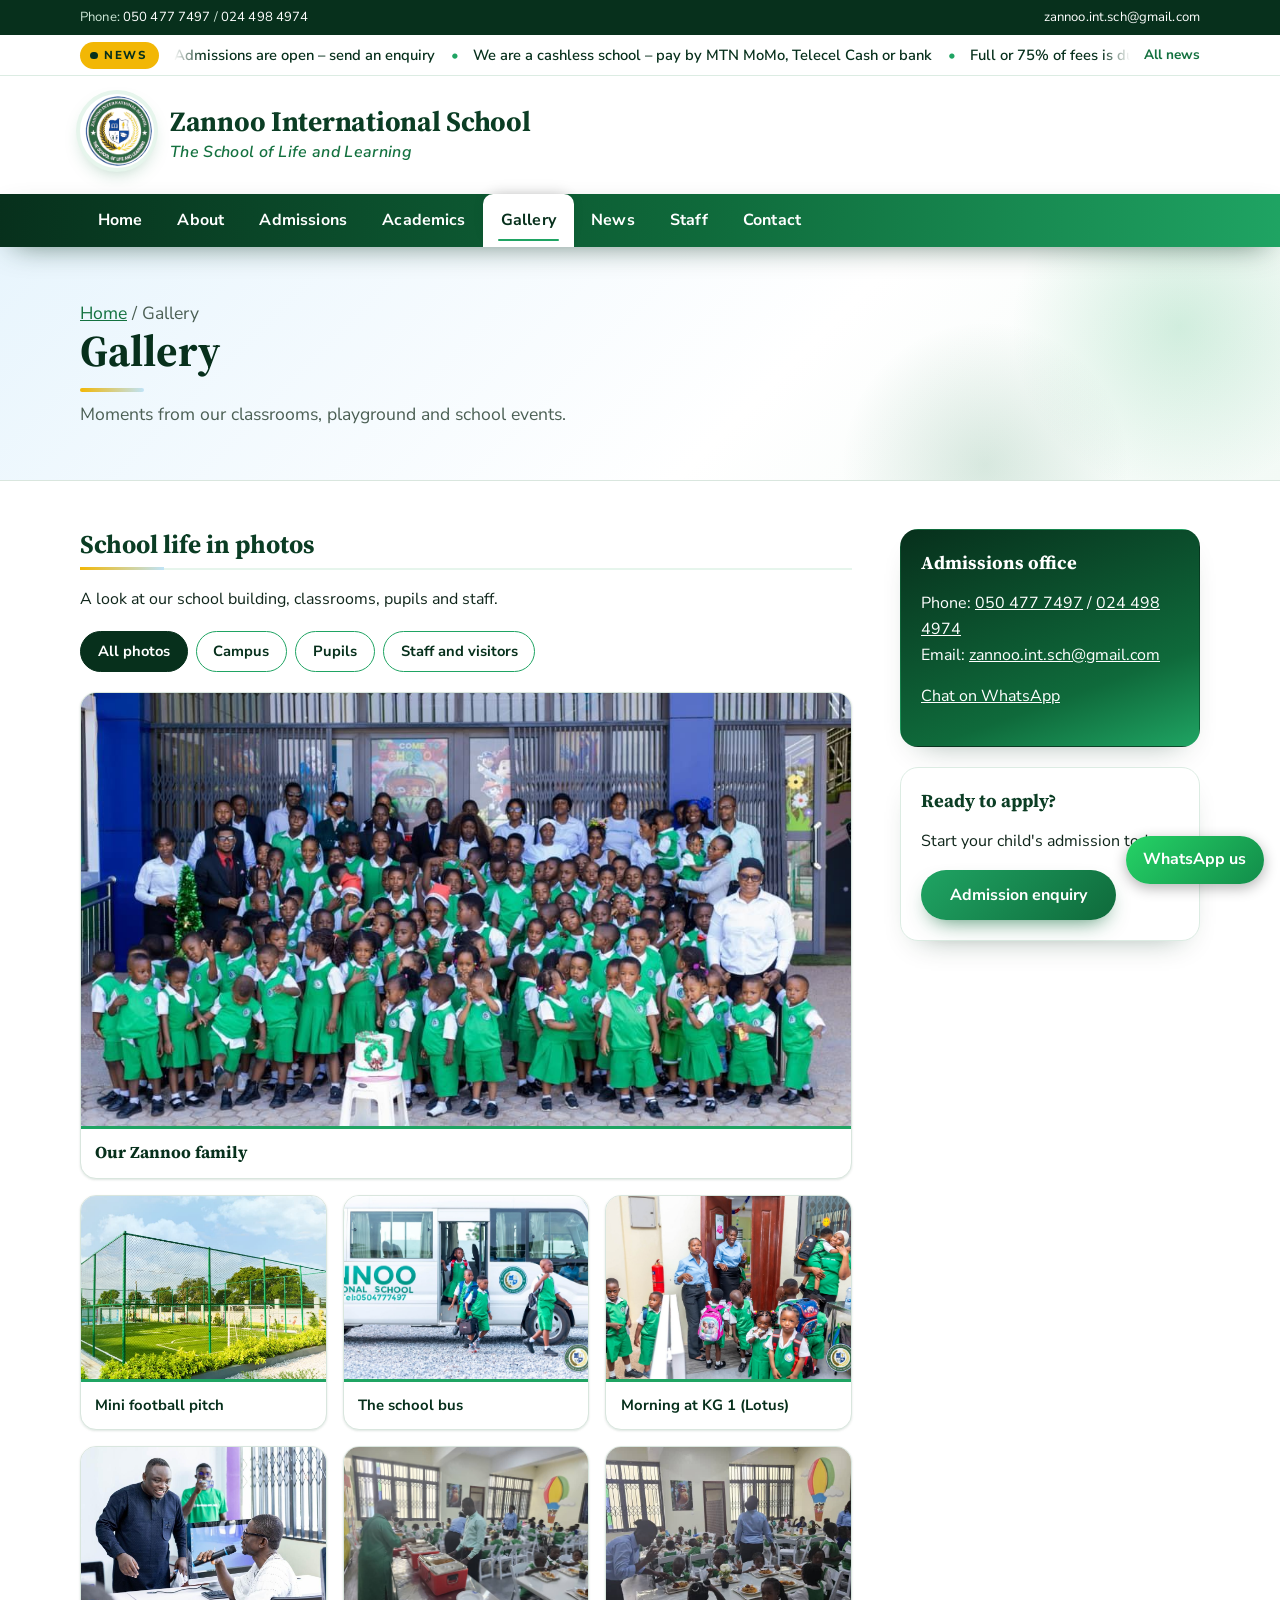
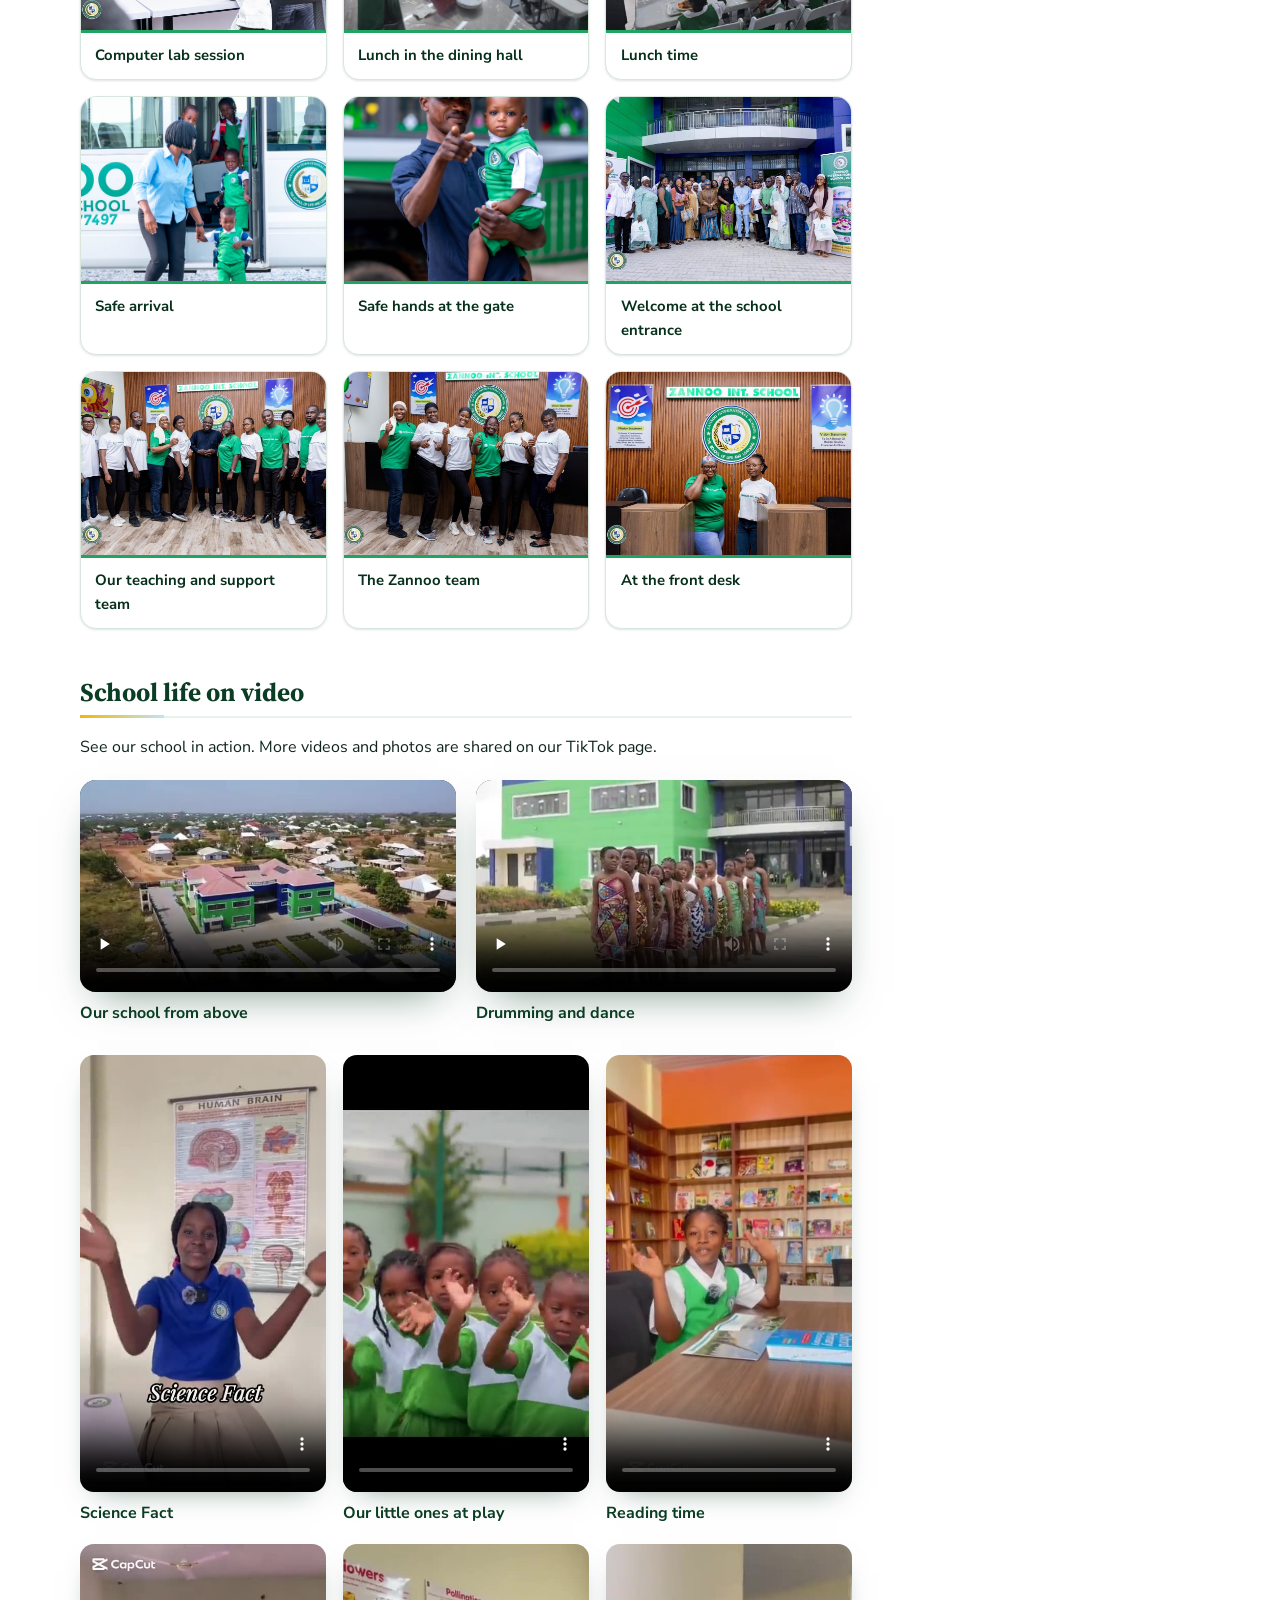
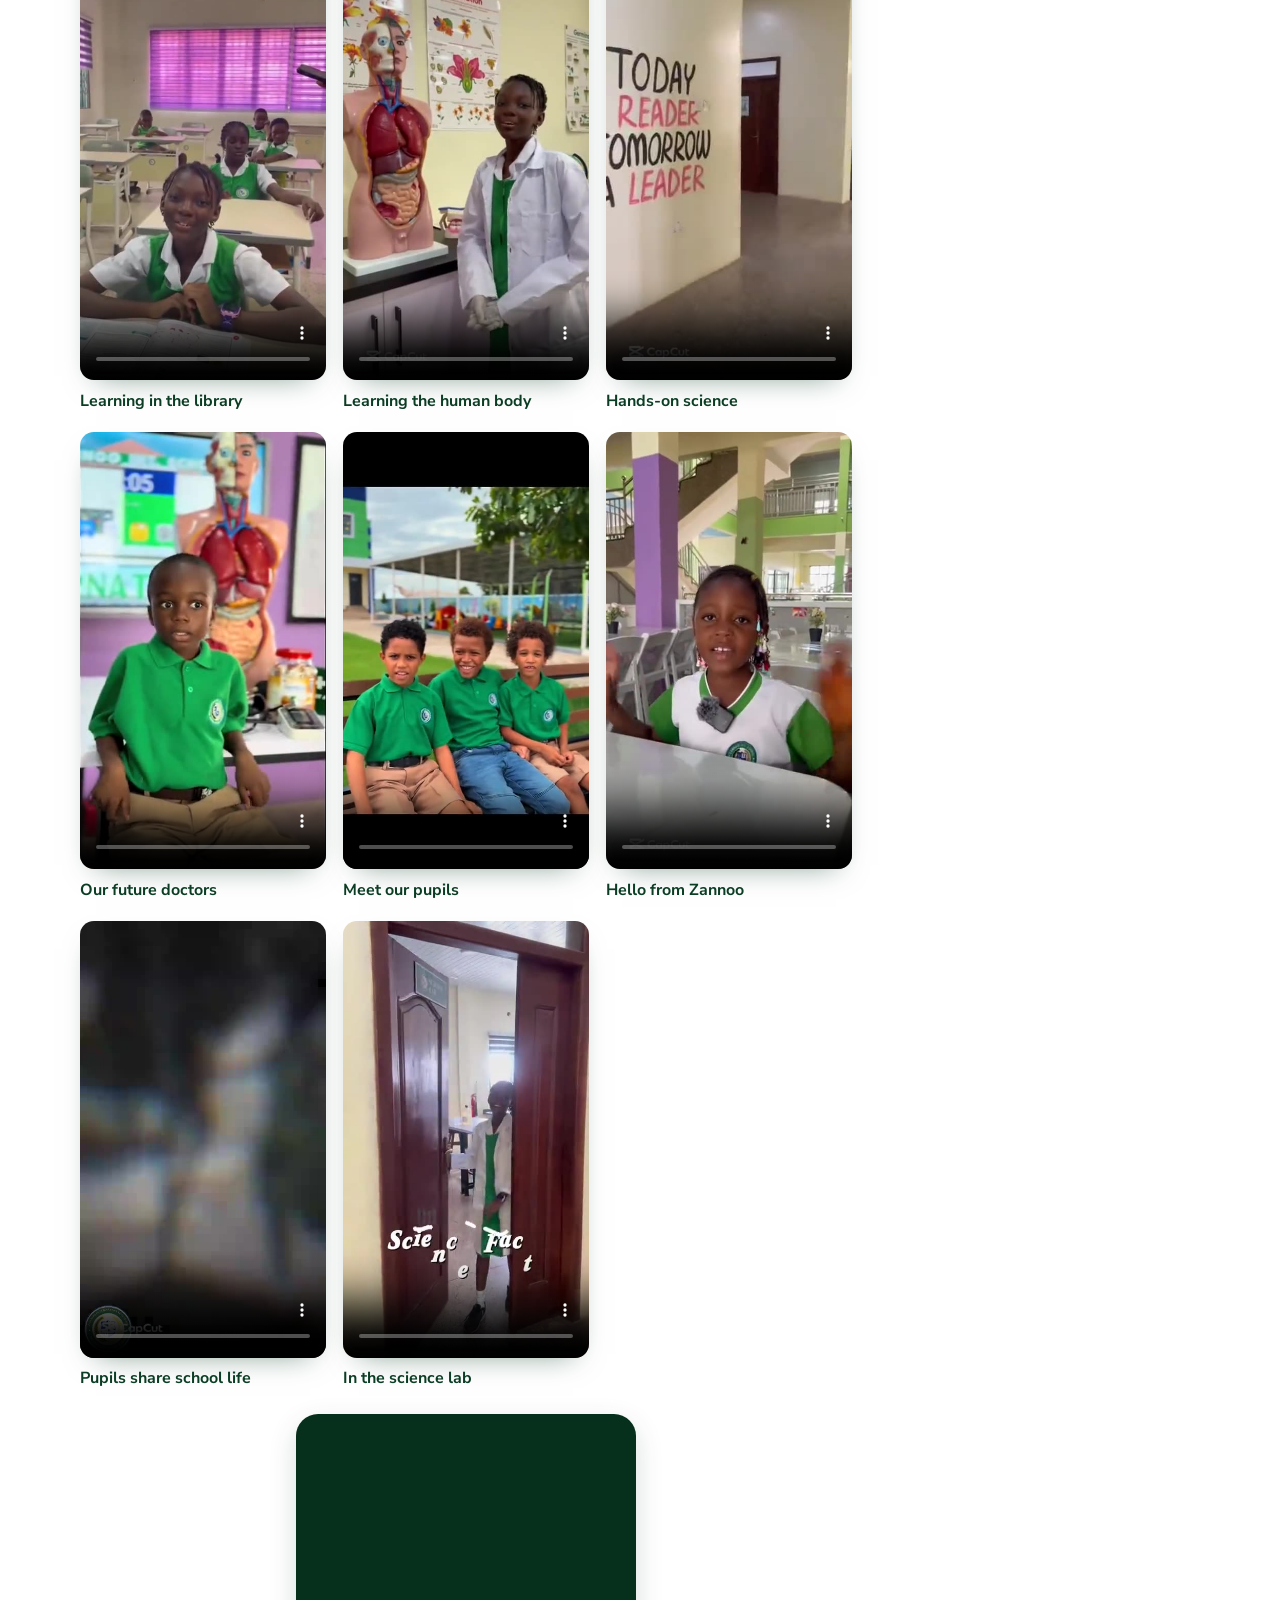
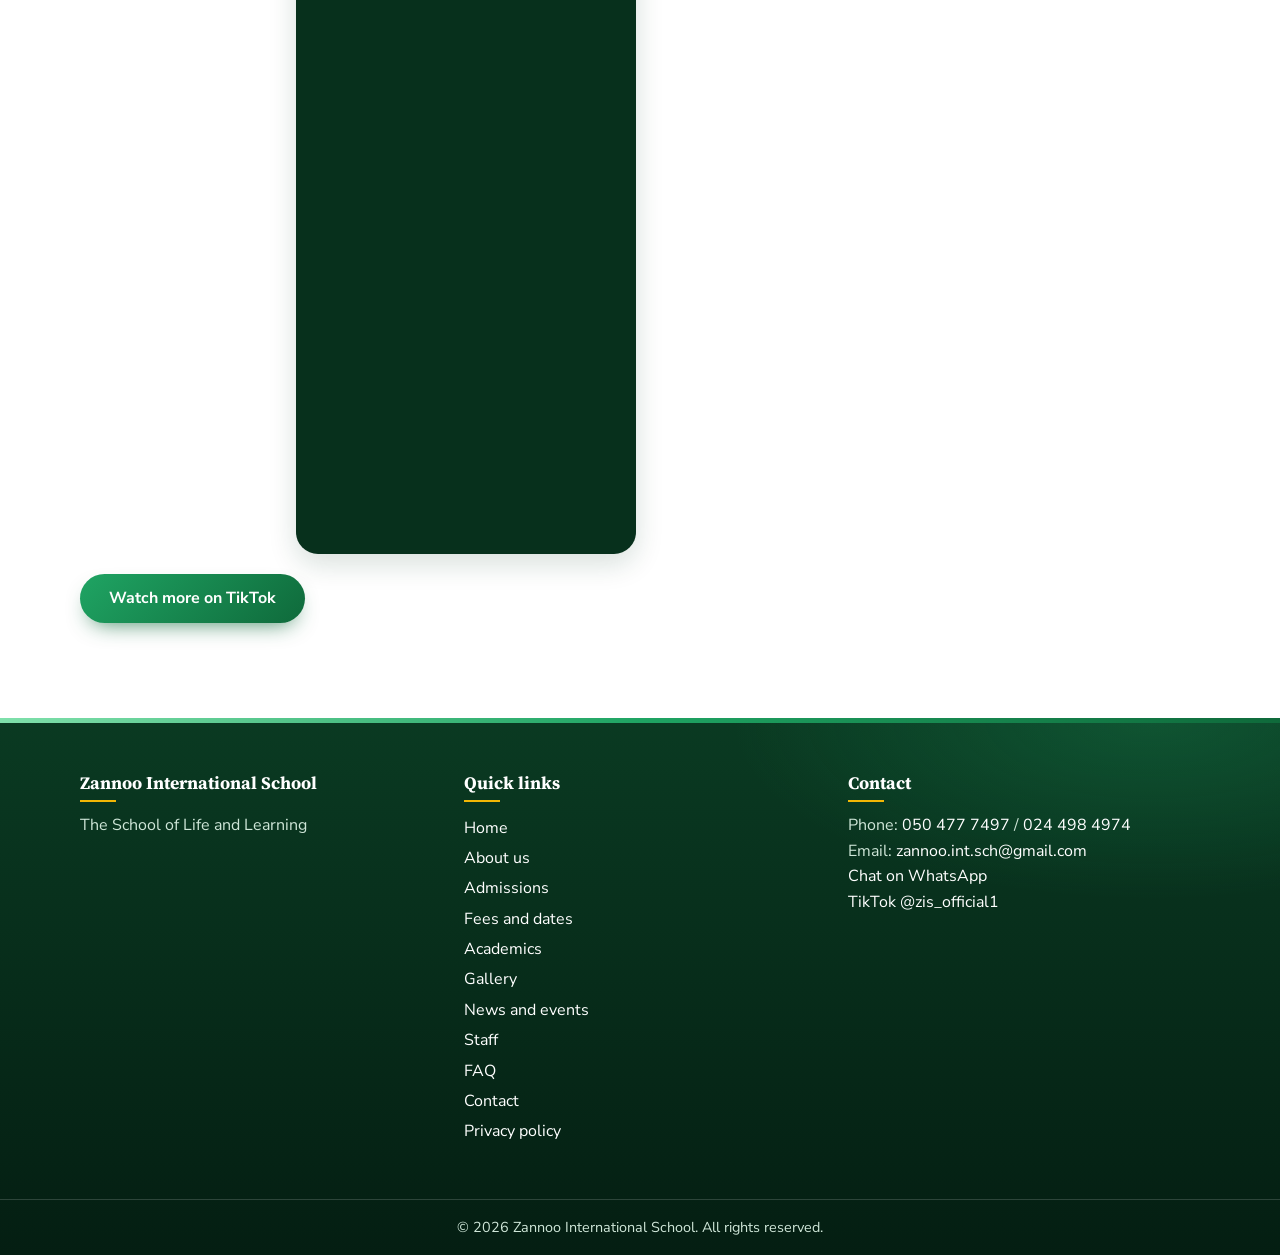
<file: gallery.html>
<!DOCTYPE html>
<html lang="en">
<head>
<meta charset="utf-8">
<meta name="viewport" content="width=device-width, initial-scale=1">
<meta name="theme-color" content="#0b3d24">
<title>Gallery | Zannoo International School</title>
<meta name="description" content="Photos, videos and moments from life at Zannoo International School.">
<meta property="og:type" content="website"><meta property="og:site_name" content="Zannoo International School"><meta property="og:title" content="Gallery | Zannoo International School"><meta property="og:description" content="Photos, videos and moments from life at Zannoo International School.">
<link rel="icon" href="logo.png" type="image/png">
<link rel="preconnect" href="https://fonts.googleapis.com">
<link rel="preconnect" href="https://fonts.gstatic.com" crossorigin>
<link rel="stylesheet" href="https://fonts.googleapis.com/css2?family=Nunito+Sans:wght@400;600;700&family=Source+Serif+4:ital,wght@0,600;0,700;1,400&display=swap">
<link rel="stylesheet" href="styles.css">
</head>
<body>
<a class="skip" href="#main">Skip to content</a>
<div class="topbar"><div class="wrap">
  <span>Phone: <a href="tel:+233504777497">050 477 7497</a> / <a href="tel:+233244984974">024 498 4974</a></span>
  <span><a href="mailto:zannoo.int.sch@gmail.com">zannoo.int.sch@gmail.com</a></span>
</div></div>
<div class="newsbar" role="region" aria-label="School news"><div class="wrap">
  <span class="nb-label">News</span>
  <div class="nb-track"><div class="nb-move">
    <a href="admissions.html#enquire">Admissions are open &ndash; send an enquiry</a>
    <a href="fees.html#pay">We are a cashless school &ndash; pay by MTN MoMo, Telecel Cash or bank</a>
    <a href="fees.html#policy">Full or 75% of fees is due on or before reopening</a>
    <a href="https://www.tiktok.com/@zis_official1" target="_blank" rel="noopener">Follow our school on TikTok @zis_official1</a>
    <a href="admissions.html#uniform">Dress code and school rules</a>
    <a href="admissions.html#enquire" aria-hidden="true" tabindex="-1">Admissions are open &ndash; send an enquiry</a>
    <a href="fees.html#pay" aria-hidden="true" tabindex="-1">We are a cashless school &ndash; pay by MTN MoMo, Telecel Cash or bank</a>
    <a href="fees.html#policy" aria-hidden="true" tabindex="-1">Full or 75% of fees is due on or before reopening</a>
    <a href="https://www.tiktok.com/@zis_official1" target="_blank" rel="noopener" aria-hidden="true" tabindex="-1">Follow our school on TikTok @zis_official1</a>
    <a href="admissions.html#uniform" aria-hidden="true" tabindex="-1">Dress code and school rules</a>
  </div></div>
  <a class="nb-all" href="news.html">All news</a>
</div></div>
<header class="wrap brand">
  <a href="index.html" aria-label="Zannoo International School home"><img src="logo.png" width="68" height="68" alt="Zannoo International School crest"></a>
  <div><h1>Zannoo International School</h1><p>The School of Life and Learning</p></div>
</header>
<nav class="nav" aria-label="Main"><div class="wrap">
  <button class="nav-toggle" aria-expanded="false" aria-controls="menu">Menu</button>
  <ul id="menu"><li><a href="index.html">Home</a></li><li><a href="about.html">About</a></li><li><a href="admissions.html">Admissions</a></li><li><a href="academics.html">Academics</a></li><li><a href="gallery.html" aria-current="page">Gallery</a></li><li><a href="news.html">News</a></li><li><a href="staff.html">Staff</a></li><li><a href="contact.html">Contact</a></li></ul>
</div></nav>
<div class="banner"><div class="wrap">
  <p class="crumbs"><a href="index.html">Home</a> / Gallery</p><h2>Gallery</h2><p>Moments from our classrooms, playground and school events.</p>
</div></div>
<main id="main" class="wrap page">
  <div>
    <section class="gallery"><h3>School life in photos</h3>
      <p>A look at our school building, classrooms, pupils and staff.</p>
      <div class="gfilter" role="group" aria-label="Filter photos">
        <button type="button" class="on" data-f="all">All photos</button>
        <button type="button" data-f="campus">Campus</button>
        <button type="button" data-f="pupils">Pupils</button>
        <button type="button" data-f="staff">Staff and visitors</button>
      </div>
      <div class="photos">
        <figure class="feature" data-cat="pupils"><a href="gallery-whole-school.jpg" class="gl" data-cap="Our Zannoo family"><img src="gallery-whole-school.jpg" width="1080" height="719" alt="All pupils and teachers together in front of the school building"></a><figcaption>Our Zannoo family</figcaption></figure>
        <figure data-cat="campus"><a href="gallery-football-pitch.jpg" class="gl" data-cap="Mini football pitch"><img src="gallery-football-pitch.jpg" width="1080" height="720" alt="Our mini football pitch with a green fence and colourful murals" loading="lazy"></a><figcaption>Mini football pitch</figcaption></figure>
        <figure data-cat="campus"><a href="gallery-school-bus.jpg" class="gl" data-cap="The school bus"><img src="gallery-school-bus.jpg" width="1400" height="933" alt="Pupils getting off the school bus" loading="lazy"></a><figcaption>The school bus</figcaption></figure>
        <figure data-cat="pupils"><a href="gallery-kg-classroom.jpg" class="gl" data-cap="Morning at KG 1 (Lotus)"><img src="gallery-kg-classroom.jpg" width="1600" height="1066" alt="Teachers welcoming pupils at the KG 1 Lotus classroom door" loading="lazy"></a><figcaption>Morning at KG 1 (Lotus)</figcaption></figure>
        <figure data-cat="campus"><a href="gallery-computer-lab.jpg" class="gl" data-cap="Computer lab session"><img src="gallery-computer-lab.jpg" width="1080" height="719" alt="A teacher and a guest during a session in the computer lab" loading="lazy"></a><figcaption>Computer lab session</figcaption></figure>
        <figure data-cat="campus"><a href="gallery-dining-hall.jpg" class="gl" data-cap="Lunch in the dining hall"><img src="gallery-dining-hall.jpg" width="1000" height="750" alt="Pupils having lunch in the dining hall" loading="lazy"></a><figcaption>Lunch in the dining hall</figcaption></figure>
        <figure data-cat="pupils"><a href="gallery-lunch-time.jpg" class="gl" data-cap="Lunch time"><img src="gallery-lunch-time.jpg" width="750" height="1000" alt="Teachers serving lunch to pupils in green uniforms" loading="lazy"></a><figcaption>Lunch time</figcaption></figure>
        <figure data-cat="pupils"><a href="gallery-bus-arrival.jpg" class="gl" data-cap="Safe arrival"><img src="gallery-bus-arrival.jpg" width="1204" height="1400" alt="A teacher helping little pupils off the school bus" loading="lazy"></a><figcaption>Safe arrival</figcaption></figure>
        <figure data-cat="pupils"><a href="gallery-security.jpg" class="gl" data-cap="Safe hands at the gate"><img src="gallery-security.jpg" width="1169" height="1400" alt="A school security officer carrying a pupil in school uniform" loading="lazy"></a><figcaption>Safe hands at the gate</figcaption></figure>
        <figure data-cat="staff"><a href="gallery-entrance-group.jpg" class="gl" data-cap="Welcome at the school entrance"><img src="gallery-entrance-group.jpg" width="1080" height="719" alt="Parents and guests in front of the school entrance" loading="lazy"></a><figcaption>Welcome at the school entrance</figcaption></figure>
        <figure data-cat="staff"><a href="gallery-staff-group.jpg" class="gl" data-cap="Our teaching and support team"><img src="gallery-staff-group.jpg" width="1080" height="719" alt="Zannoo staff team standing in the reception area" loading="lazy"></a><figcaption>Our teaching and support team</figcaption></figure>
        <figure data-cat="staff"><a href="gallery-staff-team.jpg" class="gl" data-cap="The Zannoo team"><img src="gallery-staff-team.jpg" width="1080" height="719" alt="Six Zannoo staff members smiling at reception" loading="lazy"></a><figcaption>The Zannoo team</figcaption></figure>
        <figure data-cat="staff"><a href="gallery-reception.jpg" class="gl" data-cap="At the front desk"><img src="gallery-reception.jpg" width="1080" height="719" alt="Two staff members at the school reception desk" loading="lazy"></a><figcaption>At the front desk</figcaption></figure>
      </div></section>
    <section id="videos"><h3>School life on video</h3>
      <p>See our school in action. More videos and photos are shared on our TikTok page.</p>
      <div class="vpair"><figure class="feat-video"><video controls preload="none" playsinline poster="video-aerial-school.jpg" aria-label="Aerial view of Zannoo International School"><source src="video-aerial-school.mp4" type="video/mp4"></video><figcaption>Our school from above</figcaption></figure><figure class="feat-video"><video controls preload="none" playsinline poster="video-music-dance.jpg" aria-label="Drumming and dance at Zannoo International School"><source src="video-music-dance.mp4" type="video/mp4"></video><figcaption>Drumming and dance</figcaption></figure></div>
      <div class="vgrid">
        <figure class="vcard"><video controls preload="none" playsinline poster="video-science-fact.jpg" aria-label="A pupil shares a science fact in class"><source src="video-science-fact.mp4" type="video/mp4"></video><figcaption>Science Fact</figcaption></figure>
        <figure class="vcard"><video controls preload="none" playsinline poster="video-little-ones.jpg" aria-label="Nursery and KG pupils enjoying the playground"><source src="video-little-ones.mp4" type="video/mp4"></video><figcaption>Our little ones at play</figcaption></figure>
        <figure class="vcard"><video controls preload="none" playsinline poster="video-library-reading.jpg" aria-label="A pupil reading in our school library"><source src="video-library-reading.mp4" type="video/mp4"></video><figcaption>Reading time</figcaption></figure>
        <figure class="vcard"><video controls preload="none" playsinline poster="video-library-learning.jpg" aria-label="A pupil studying with books and a dictionary"><source src="video-library-learning.mp4" type="video/mp4"></video><figcaption>Learning in the library</figcaption></figure>
        <figure class="vcard"><video controls preload="none" playsinline poster="video-human-body.jpg" aria-label="A pupil in a lab coat at the science lab model"><source src="video-human-body.mp4" type="video/mp4"></video><figcaption>Learning the human body</figcaption></figure>
        <figure class="vcard"><video controls preload="none" playsinline poster="video-hands-on-science.jpg" aria-label="Pupils doing a hands-on activity"><source src="video-hands-on-science.mp4" type="video/mp4"></video><figcaption>Hands-on science</figcaption></figure>
        <figure class="vcard"><video controls preload="none" playsinline poster="video-future-doctors.jpg" aria-label="Two pupils dressed as doctors"><source src="video-future-doctors.mp4" type="video/mp4"></video><figcaption>Our future doctors</figcaption></figure>
        <figure class="vcard"><video controls preload="none" playsinline poster="video-pupils-together.jpg" aria-label="Pupils sitting together on the school grounds"><source src="video-pupils-together.mp4" type="video/mp4"></video><figcaption>Meet our pupils</figcaption></figure>
        <figure class="vcard"><video controls preload="none" playsinline poster="video-hello-pupil-1.jpg" aria-label="A pupil speaking in the school atrium"><source src="video-hello-pupil-1.mp4" type="video/mp4"></video><figcaption>Hello from Zannoo</figcaption></figure>
        <figure class="vcard"><video controls preload="none" playsinline poster="video-pupils-share.jpg" aria-label="Pupils talk about their school"><source src="video-pupils-share.mp4" type="video/mp4"></video><figcaption>Pupils share school life</figcaption></figure>
        <figure class="vcard"><video controls preload="none" playsinline poster="video-science-lab.jpg" aria-label="A pupil at the science lab"><source src="video-science-lab.mp4" type="video/mp4"></video><figcaption>In the science lab</figcaption></figure>
      </div>
      <div class="tt"><iframe src="https://www.tiktok.com/embed/v2/7689522445824314632" title="Zannoo International School video on TikTok" loading="lazy" allowfullscreen allow="encrypted-media; fullscreen"></iframe></div>
      <p style="margin-top:1.2rem"><a class="btn" href="https://www.tiktok.com/@zis_official1" target="_blank" rel="noopener">Watch more on TikTok</a></p></section>
  </div>
  <aside class="aside" aria-label="Contact the school">
    <div class="panel solid"><h4>Admissions office</h4>
      <p>Phone: <a href="tel:+233504777497">050 477 7497</a> / <a href="tel:+233244984974">024 498 4974</a><br>Email: <a href="mailto:zannoo.int.sch@gmail.com">zannoo.int.sch@gmail.com</a></p>
      <p><a href="https://wa.me/233504777497?text=Hello%20Zannoo%20International%20School" target="_blank" rel="noopener">Chat on WhatsApp</a></p></div>
    <div class="panel"><h4>Ready to apply?</h4><p>Start your child's admission today.</p><a class="btn" href="admissions.html#enquire">Admission enquiry</a></div>
  </aside>
</main>
<footer>
  <div class="wrap">
    <div><h4>Zannoo International School</h4><p>The School of Life and Learning</p></div>
    <div><h4>Quick links</h4><ul><li><a href="index.html">Home</a></li><li><a href="about.html">About us</a></li><li><a href="admissions.html">Admissions</a></li><li><a href="fees.html">Fees and dates</a></li><li><a href="academics.html">Academics</a></li><li><a href="gallery.html">Gallery</a></li><li><a href="news.html">News and events</a></li><li><a href="staff.html">Staff</a></li><li><a href="faq.html">FAQ</a></li><li><a href="contact.html">Contact</a></li><li><a href="privacy.html">Privacy policy</a></li></ul></div>
    <div id="contact"><h4>Contact</h4><p>Phone: <a href="tel:+233504777497">050 477 7497</a> / <a href="tel:+233244984974">024 498 4974</a><br>Email: <a href="mailto:zannoo.int.sch@gmail.com">zannoo.int.sch@gmail.com</a></p>
    <p><a href="https://wa.me/233504777497?text=Hello%20Zannoo%20International%20School" target="_blank" rel="noopener">Chat on WhatsApp</a><br><a href="https://www.tiktok.com/@zis_official1" target="_blank" rel="noopener">TikTok @zis_official1</a></p></div>
  </div>
  <p class="copy">&copy; <span id="yr"></span> Zannoo International School. All rights reserved.</p>
</footer>
<a class="floatwa" href="https://wa.me/233504777497?text=Hello%20Zannoo%20International%20School" target="_blank" rel="noopener" aria-label="Chat with the school on WhatsApp">WhatsApp us</a>
<div class="lbx" id="lbx" hidden role="dialog" aria-modal="true" aria-label="Photo viewer">
  <button type="button" class="lbx-x" aria-label="Close photo">&times;</button>
  <button type="button" class="lbx-n lbx-prev" aria-label="Previous photo">&#8249;</button>
  <figure><img alt=""><figcaption></figcaption></figure>
  <button type="button" class="lbx-n lbx-next" aria-label="Next photo">&#8250;</button>
</div>
<script>
(function(){
var figs=[].slice.call(document.querySelectorAll('.photos figure'));if(!figs.length)return;
var btns=document.querySelectorAll('.gfilter button');
btns.forEach(function(b){b.addEventListener('click',function(){
  btns.forEach(function(x){x.classList.remove('on');});b.classList.add('on');
  figs.forEach(function(f){f.hidden=!(b.dataset.f==='all'||f.dataset.cat===b.dataset.f);});});});
var box=document.getElementById('lbx'),img=box.querySelector('img'),cap=box.querySelector('figcaption'),cur=0,list=[];
function show(i){cur=(i+list.length)%list.length;var a=list[cur].querySelector('a');img.src=a.href;img.alt=a.querySelector('img').alt;cap.textContent=(a.dataset.cap||'')+'  ('+(cur+1)+' of '+list.length+')';}
function open(f){list=figs.filter(function(x){return !x.hidden;});show(list.indexOf(f));box.hidden=false;document.body.style.overflow='hidden';box.querySelector('.lbx-x').focus();}
function close(){box.hidden=true;document.body.style.overflow='';}
figs.forEach(function(f){f.querySelector('a').addEventListener('click',function(e){e.preventDefault();open(f);});});
box.querySelector('.lbx-x').onclick=close;box.querySelector('.lbx-prev').onclick=function(e){e.stopPropagation();show(cur-1);};box.querySelector('.lbx-next').onclick=function(e){e.stopPropagation();show(cur+1);};
box.addEventListener('click',function(e){if(e.target===box)close();});
document.addEventListener('keydown',function(e){if(box.hidden)return;if(e.key==='Escape')close();if(e.key==='ArrowLeft')show(cur-1);if(e.key==='ArrowRight')show(cur+1);});
})();
</script>
<script>document.getElementById('yr').textContent=new Date().getFullYear();</script>
<script>
(function(){var vs=[].slice.call(document.querySelectorAll('.vcard video,.feat-video video'));
vs.forEach(function(v){v.addEventListener('play',function(){vs.forEach(function(o){if(o!==v)o.pause();});});});})();
</script>
<script src="config.js"></script>
<script src="script.js"></script>
</body>
</html>
</file>
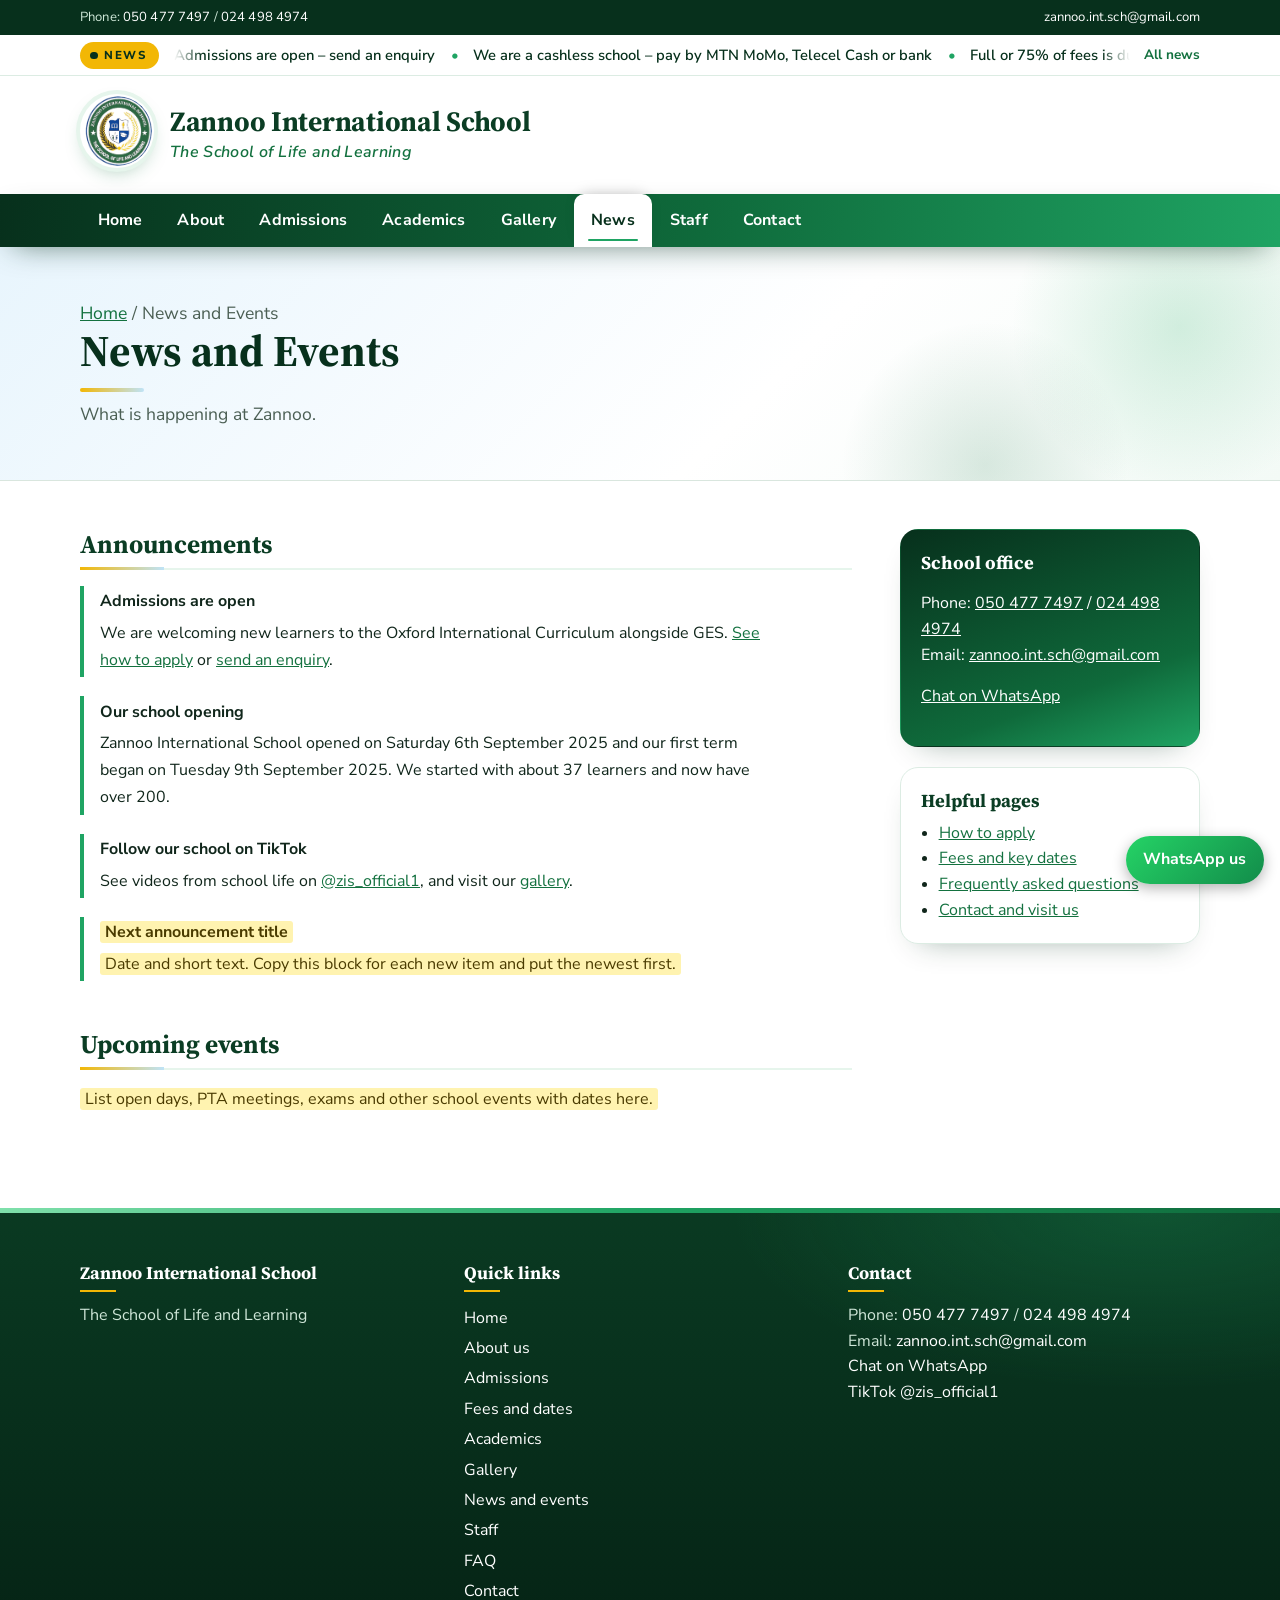
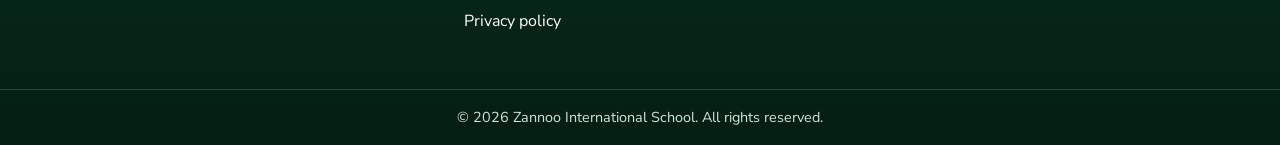
<file: news.html>
<!DOCTYPE html>
<html lang="en">
<head>
<meta charset="utf-8">
<meta name="viewport" content="width=device-width, initial-scale=1">
<meta name="theme-color" content="#0b3d24">
<title>News and Events | Zannoo International School</title>
<meta name="description" content="News, announcements and upcoming events at Zannoo International School.">
<meta property="og:type" content="website"><meta property="og:site_name" content="Zannoo International School"><meta property="og:title" content="News and Events | Zannoo International School"><meta property="og:description" content="News, announcements and upcoming events at Zannoo International School.">
<link rel="icon" href="logo.png" type="image/png">
<link rel="preconnect" href="https://fonts.googleapis.com">
<link rel="preconnect" href="https://fonts.gstatic.com" crossorigin>
<link rel="stylesheet" href="https://fonts.googleapis.com/css2?family=Nunito+Sans:wght@400;600;700&family=Source+Serif+4:ital,wght@0,600;0,700;1,400&display=swap">
<link rel="stylesheet" href="styles.css">
</head>
<body>
<a class="skip" href="#main">Skip to content</a>
<div class="topbar"><div class="wrap">
  <span>Phone: <a href="tel:+233504777497">050 477 7497</a> / <a href="tel:+233244984974">024 498 4974</a></span>
  <span><a href="mailto:zannoo.int.sch@gmail.com">zannoo.int.sch@gmail.com</a></span>
</div></div>
<div class="newsbar" role="region" aria-label="School news"><div class="wrap">
  <span class="nb-label">News</span>
  <div class="nb-track"><div class="nb-move">
    <a href="admissions.html#enquire">Admissions are open &ndash; send an enquiry</a>
    <a href="fees.html#pay">We are a cashless school &ndash; pay by MTN MoMo, Telecel Cash or bank</a>
    <a href="fees.html#policy">Full or 75% of fees is due on or before reopening</a>
    <a href="https://www.tiktok.com/@zis_official1" target="_blank" rel="noopener">Follow our school on TikTok @zis_official1</a>
    <a href="admissions.html#uniform">Dress code and school rules</a>
    <a href="admissions.html#enquire" aria-hidden="true" tabindex="-1">Admissions are open &ndash; send an enquiry</a>
    <a href="fees.html#pay" aria-hidden="true" tabindex="-1">We are a cashless school &ndash; pay by MTN MoMo, Telecel Cash or bank</a>
    <a href="fees.html#policy" aria-hidden="true" tabindex="-1">Full or 75% of fees is due on or before reopening</a>
    <a href="https://www.tiktok.com/@zis_official1" target="_blank" rel="noopener" aria-hidden="true" tabindex="-1">Follow our school on TikTok @zis_official1</a>
    <a href="admissions.html#uniform" aria-hidden="true" tabindex="-1">Dress code and school rules</a>
  </div></div>
  <a class="nb-all" href="news.html">All news</a>
</div></div>
<header class="wrap brand">
  <a href="index.html" aria-label="Zannoo International School home"><img src="logo.png" width="68" height="68" alt="Zannoo International School crest"></a>
  <div><h1>Zannoo International School</h1><p>The School of Life and Learning</p></div>
</header>
<nav class="nav" aria-label="Main"><div class="wrap">
  <button class="nav-toggle" aria-expanded="false" aria-controls="menu">Menu</button>
  <ul id="menu"><li><a href="index.html">Home</a></li><li><a href="about.html">About</a></li><li><a href="admissions.html">Admissions</a></li><li><a href="academics.html">Academics</a></li><li><a href="gallery.html">Gallery</a></li><li><a href="news.html" aria-current="page">News</a></li><li><a href="staff.html">Staff</a></li><li><a href="contact.html">Contact</a></li></ul>
</div></nav>
<div class="banner"><div class="wrap">
  <p class="crumbs"><a href="index.html">Home</a> / News and Events</p><h2>News and Events</h2><p>What is happening at Zannoo.</p>
</div></div>
<main id="main" class="wrap page">
  <div>

    <section><h3>Announcements</h3>
      <article class="item"><h4>Admissions are open</h4><p>We are welcoming new learners to the Oxford International Curriculum alongside GES. <a href="admissions.html">See how to apply</a> or <a href="admissions.html#enquire">send an enquiry</a>.</p></article>
      <article class="item"><h4>Our school opening</h4><p>Zannoo International School opened on Saturday 6th September 2025 and our first term began on Tuesday 9th September 2025. We started with about 37 learners and now have over 200.</p></article>
      <article class="item"><h4>Follow our school on TikTok</h4><p>See videos from school life on <a href="https://www.tiktok.com/@zis_official1" target="_blank" rel="noopener">@zis_official1</a>, and visit our <a href="gallery.html">gallery</a>.</p></article>
      <article class="item"><h4><mark class="fill">Next announcement title</mark></h4><p><mark class="fill">Date and short text. Copy this block for each new item and put the newest first.</mark></p></article>
    </section>
    <section><h3>Upcoming events</h3><p><mark class="fill">List open days, PTA meetings, exams and other school events with dates here.</mark></p></section>

  </div>
  <aside class="aside" aria-label="Contact the school">
    <div class="panel solid"><h4>School office</h4>
      <p>Phone: <a href="tel:+233504777497">050 477 7497</a> / <a href="tel:+233244984974">024 498 4974</a><br>Email: <a href="mailto:zannoo.int.sch@gmail.com">zannoo.int.sch@gmail.com</a></p>
      <p><a href="https://wa.me/233504777497?text=Hello%20Zannoo%20International%20School" target="_blank" rel="noopener">Chat on WhatsApp</a></p></div>
    <div class="panel"><h4>Helpful pages</h4><ul><li><a href="admissions.html">How to apply</a></li><li><a href="fees.html">Fees and key dates</a></li><li><a href="faq.html">Frequently asked questions</a></li><li><a href="contact.html">Contact and visit us</a></li></ul></div>
  </aside>
</main>
<footer>
  <div class="wrap">
    <div><h4>Zannoo International School</h4><p>The School of Life and Learning</p></div>
    <div><h4>Quick links</h4><ul><li><a href="index.html">Home</a></li><li><a href="about.html">About us</a></li><li><a href="admissions.html">Admissions</a></li><li><a href="fees.html">Fees and dates</a></li><li><a href="academics.html">Academics</a></li><li><a href="gallery.html">Gallery</a></li><li><a href="news.html">News and events</a></li><li><a href="staff.html">Staff</a></li><li><a href="faq.html">FAQ</a></li><li><a href="contact.html">Contact</a></li><li><a href="privacy.html">Privacy policy</a></li></ul></div>
    <div id="contact"><h4>Contact</h4><p>Phone: <a href="tel:+233504777497">050 477 7497</a> / <a href="tel:+233244984974">024 498 4974</a><br>Email: <a href="mailto:zannoo.int.sch@gmail.com">zannoo.int.sch@gmail.com</a></p>
    <p><a href="https://wa.me/233504777497?text=Hello%20Zannoo%20International%20School" target="_blank" rel="noopener">Chat on WhatsApp</a><br><a href="https://www.tiktok.com/@zis_official1" target="_blank" rel="noopener">TikTok @zis_official1</a></p></div>
  </div>
  <p class="copy">&copy; <span id="yr"></span> Zannoo International School. All rights reserved.</p>
</footer>
<a class="floatwa" href="https://wa.me/233504777497?text=Hello%20Zannoo%20International%20School" target="_blank" rel="noopener" aria-label="Chat with the school on WhatsApp">WhatsApp us</a>
<script>document.getElementById('yr').textContent=new Date().getFullYear();</script>
<script src="config.js"></script>
<script src="script.js"></script>
</body>
</html>
</file>
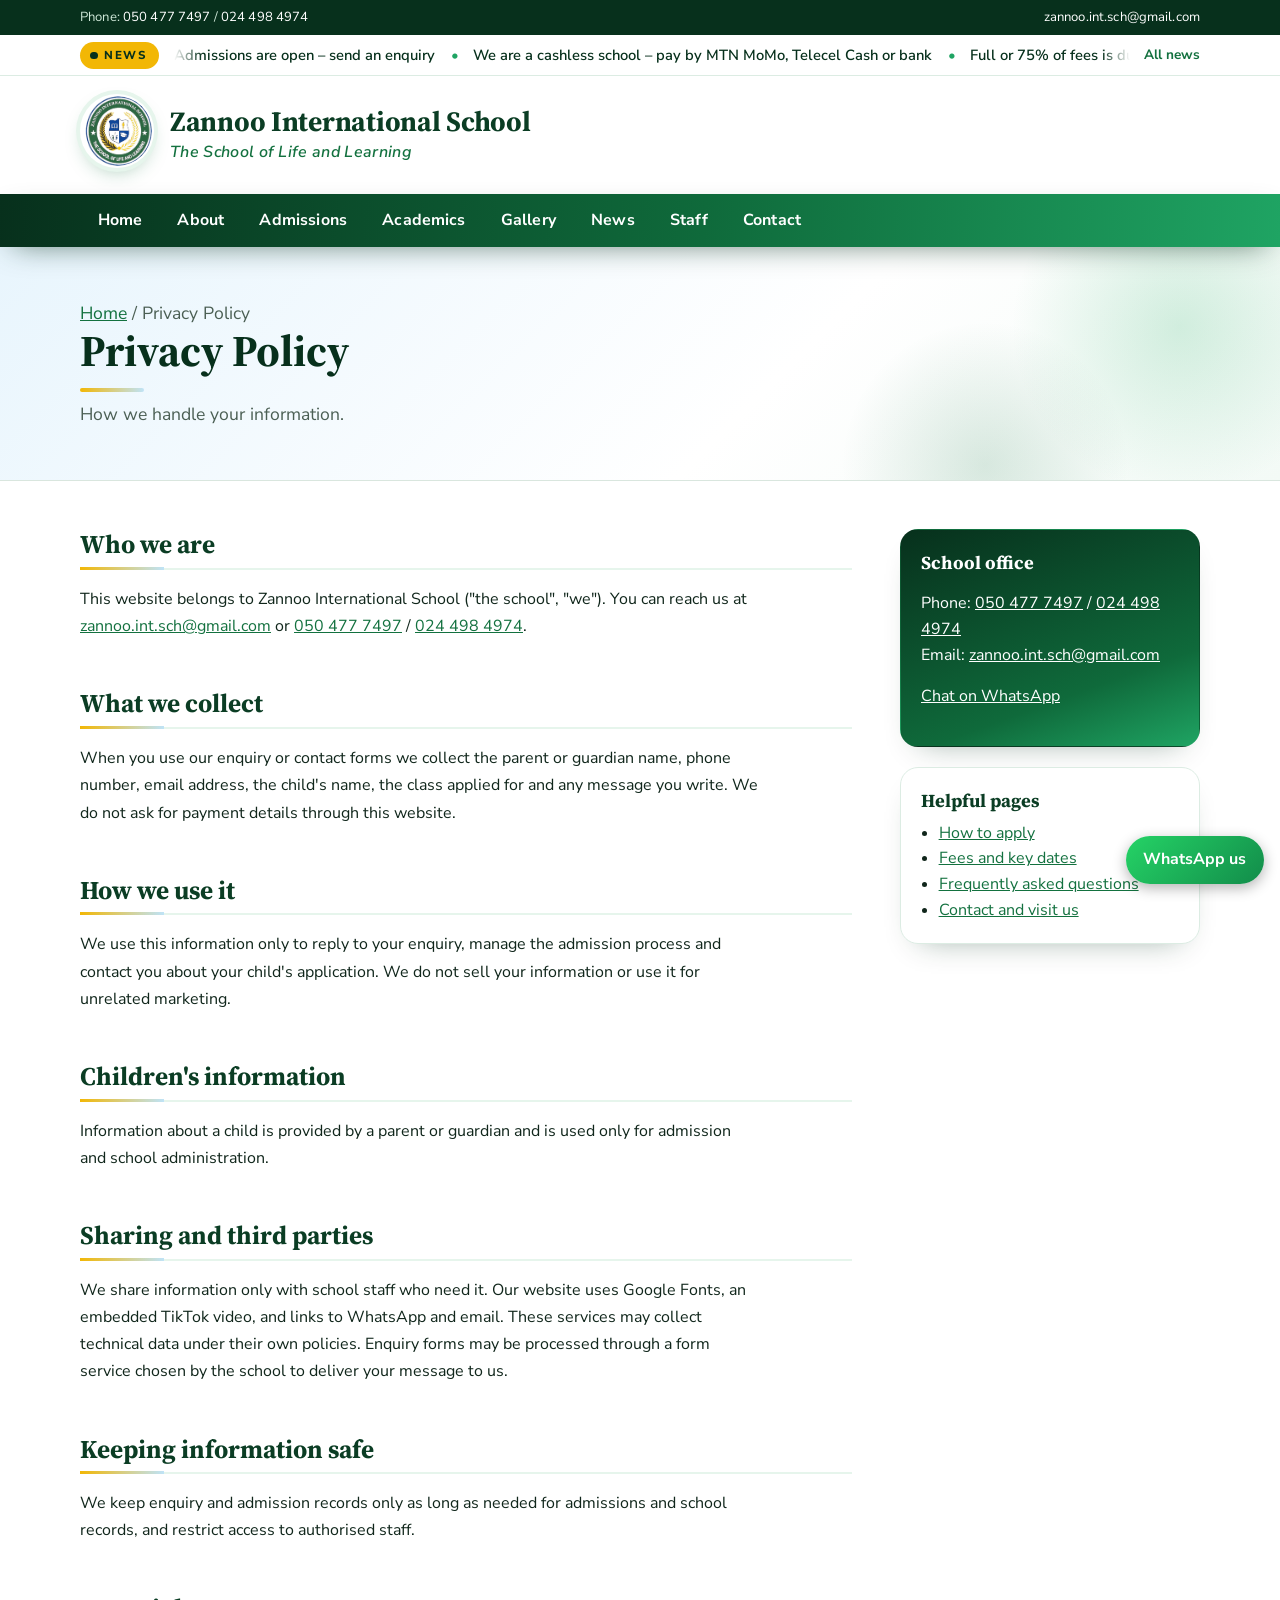
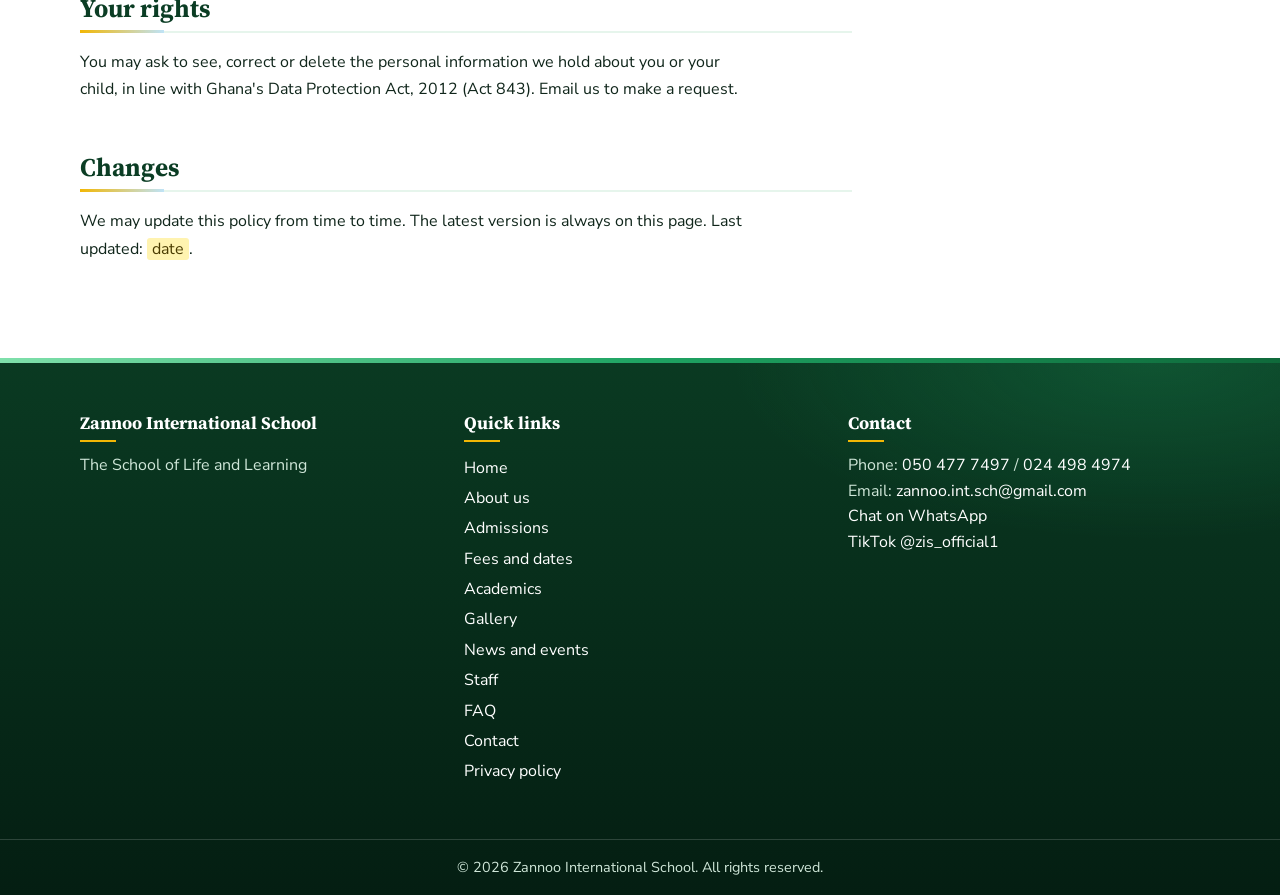
<file: privacy.html>
<!DOCTYPE html>
<html lang="en">
<head>
<meta charset="utf-8">
<meta name="viewport" content="width=device-width, initial-scale=1">
<meta name="theme-color" content="#0b3d24">
<title>Privacy Policy | Zannoo International School</title>
<meta name="description" content="How Zannoo International School collects, uses and protects personal information on this website.">
<meta property="og:type" content="website"><meta property="og:site_name" content="Zannoo International School"><meta property="og:title" content="Privacy Policy | Zannoo International School"><meta property="og:description" content="How Zannoo International School collects, uses and protects personal information on this website.">
<link rel="icon" href="logo.png" type="image/png">
<link rel="preconnect" href="https://fonts.googleapis.com">
<link rel="preconnect" href="https://fonts.gstatic.com" crossorigin>
<link rel="stylesheet" href="https://fonts.googleapis.com/css2?family=Nunito+Sans:wght@400;600;700&family=Source+Serif+4:ital,wght@0,600;0,700;1,400&display=swap">
<link rel="stylesheet" href="styles.css">
</head>
<body>
<a class="skip" href="#main">Skip to content</a>
<div class="topbar"><div class="wrap">
  <span>Phone: <a href="tel:+233504777497">050 477 7497</a> / <a href="tel:+233244984974">024 498 4974</a></span>
  <span><a href="mailto:zannoo.int.sch@gmail.com">zannoo.int.sch@gmail.com</a></span>
</div></div>
<div class="newsbar" role="region" aria-label="School news"><div class="wrap">
  <span class="nb-label">News</span>
  <div class="nb-track"><div class="nb-move">
    <a href="admissions.html#enquire">Admissions are open &ndash; send an enquiry</a>
    <a href="fees.html#pay">We are a cashless school &ndash; pay by MTN MoMo, Telecel Cash or bank</a>
    <a href="fees.html#policy">Full or 75% of fees is due on or before reopening</a>
    <a href="https://www.tiktok.com/@zis_official1" target="_blank" rel="noopener">Follow our school on TikTok @zis_official1</a>
    <a href="admissions.html#uniform">Dress code and school rules</a>
    <a href="admissions.html#enquire" aria-hidden="true" tabindex="-1">Admissions are open &ndash; send an enquiry</a>
    <a href="fees.html#pay" aria-hidden="true" tabindex="-1">We are a cashless school &ndash; pay by MTN MoMo, Telecel Cash or bank</a>
    <a href="fees.html#policy" aria-hidden="true" tabindex="-1">Full or 75% of fees is due on or before reopening</a>
    <a href="https://www.tiktok.com/@zis_official1" target="_blank" rel="noopener" aria-hidden="true" tabindex="-1">Follow our school on TikTok @zis_official1</a>
    <a href="admissions.html#uniform" aria-hidden="true" tabindex="-1">Dress code and school rules</a>
  </div></div>
  <a class="nb-all" href="news.html">All news</a>
</div></div>
<header class="wrap brand">
  <a href="index.html" aria-label="Zannoo International School home"><img src="logo.png" width="68" height="68" alt="Zannoo International School crest"></a>
  <div><h1>Zannoo International School</h1><p>The School of Life and Learning</p></div>
</header>
<nav class="nav" aria-label="Main"><div class="wrap">
  <button class="nav-toggle" aria-expanded="false" aria-controls="menu">Menu</button>
  <ul id="menu"><li><a href="index.html">Home</a></li><li><a href="about.html">About</a></li><li><a href="admissions.html">Admissions</a></li><li><a href="academics.html">Academics</a></li><li><a href="gallery.html">Gallery</a></li><li><a href="news.html">News</a></li><li><a href="staff.html">Staff</a></li><li><a href="contact.html">Contact</a></li></ul>
</div></nav>
<div class="banner"><div class="wrap">
  <p class="crumbs"><a href="index.html">Home</a> / Privacy Policy</p><h2>Privacy Policy</h2><p>How we handle your information.</p>
</div></div>
<main id="main" class="wrap page">
  <div>

    <section><h3>Who we are</h3><p>This website belongs to Zannoo International School ("the school", "we"). You can reach us at <a href="mailto:zannoo.int.sch@gmail.com">zannoo.int.sch@gmail.com</a> or <a href="tel:+233504777497">050 477 7497</a> / <a href="tel:+233244984974">024 498 4974</a>.</p></section>
    <section><h3>What we collect</h3><p>When you use our enquiry or contact forms we collect the parent or guardian name, phone number, email address, the child's name, the class applied for and any message you write. We do not ask for payment details through this website.</p></section>
    <section><h3>How we use it</h3><p>We use this information only to reply to your enquiry, manage the admission process and contact you about your child's application. We do not sell your information or use it for unrelated marketing.</p></section>
    <section><h3>Children's information</h3><p>Information about a child is provided by a parent or guardian and is used only for admission and school administration.</p></section>
    <section><h3>Sharing and third parties</h3><p>We share information only with school staff who need it. Our website uses Google Fonts, an embedded TikTok video, and links to WhatsApp and email. These services may collect technical data under their own policies. Enquiry forms may be processed through a form service chosen by the school to deliver your message to us.</p></section>
    <section><h3>Keeping information safe</h3><p>We keep enquiry and admission records only as long as needed for admissions and school records, and restrict access to authorised staff.</p></section>
    <section><h3>Your rights</h3><p>You may ask to see, correct or delete the personal information we hold about you or your child, in line with Ghana's Data Protection Act, 2012 (Act 843). Email us to make a request.</p></section>
    <section><h3>Changes</h3><p>We may update this policy from time to time. The latest version is always on this page. Last updated: <mark class="fill">date</mark>.</p></section>

  </div>
  <aside class="aside" aria-label="Contact the school">
    <div class="panel solid"><h4>School office</h4>
      <p>Phone: <a href="tel:+233504777497">050 477 7497</a> / <a href="tel:+233244984974">024 498 4974</a><br>Email: <a href="mailto:zannoo.int.sch@gmail.com">zannoo.int.sch@gmail.com</a></p>
      <p><a href="https://wa.me/233504777497?text=Hello%20Zannoo%20International%20School" target="_blank" rel="noopener">Chat on WhatsApp</a></p></div>
    <div class="panel"><h4>Helpful pages</h4><ul><li><a href="admissions.html">How to apply</a></li><li><a href="fees.html">Fees and key dates</a></li><li><a href="faq.html">Frequently asked questions</a></li><li><a href="contact.html">Contact and visit us</a></li></ul></div>
  </aside>
</main>
<footer>
  <div class="wrap">
    <div><h4>Zannoo International School</h4><p>The School of Life and Learning</p></div>
    <div><h4>Quick links</h4><ul><li><a href="index.html">Home</a></li><li><a href="about.html">About us</a></li><li><a href="admissions.html">Admissions</a></li><li><a href="fees.html">Fees and dates</a></li><li><a href="academics.html">Academics</a></li><li><a href="gallery.html">Gallery</a></li><li><a href="news.html">News and events</a></li><li><a href="staff.html">Staff</a></li><li><a href="faq.html">FAQ</a></li><li><a href="contact.html">Contact</a></li><li><a href="privacy.html">Privacy policy</a></li></ul></div>
    <div id="contact"><h4>Contact</h4><p>Phone: <a href="tel:+233504777497">050 477 7497</a> / <a href="tel:+233244984974">024 498 4974</a><br>Email: <a href="mailto:zannoo.int.sch@gmail.com">zannoo.int.sch@gmail.com</a></p>
    <p><a href="https://wa.me/233504777497?text=Hello%20Zannoo%20International%20School" target="_blank" rel="noopener">Chat on WhatsApp</a><br><a href="https://www.tiktok.com/@zis_official1" target="_blank" rel="noopener">TikTok @zis_official1</a></p></div>
  </div>
  <p class="copy">&copy; <span id="yr"></span> Zannoo International School. All rights reserved.</p>
</footer>
<a class="floatwa" href="https://wa.me/233504777497?text=Hello%20Zannoo%20International%20School" target="_blank" rel="noopener" aria-label="Chat with the school on WhatsApp">WhatsApp us</a>
<script>document.getElementById('yr').textContent=new Date().getFullYear();</script>
<script src="config.js"></script>
<script src="script.js"></script>
</body>
</html>
</file>
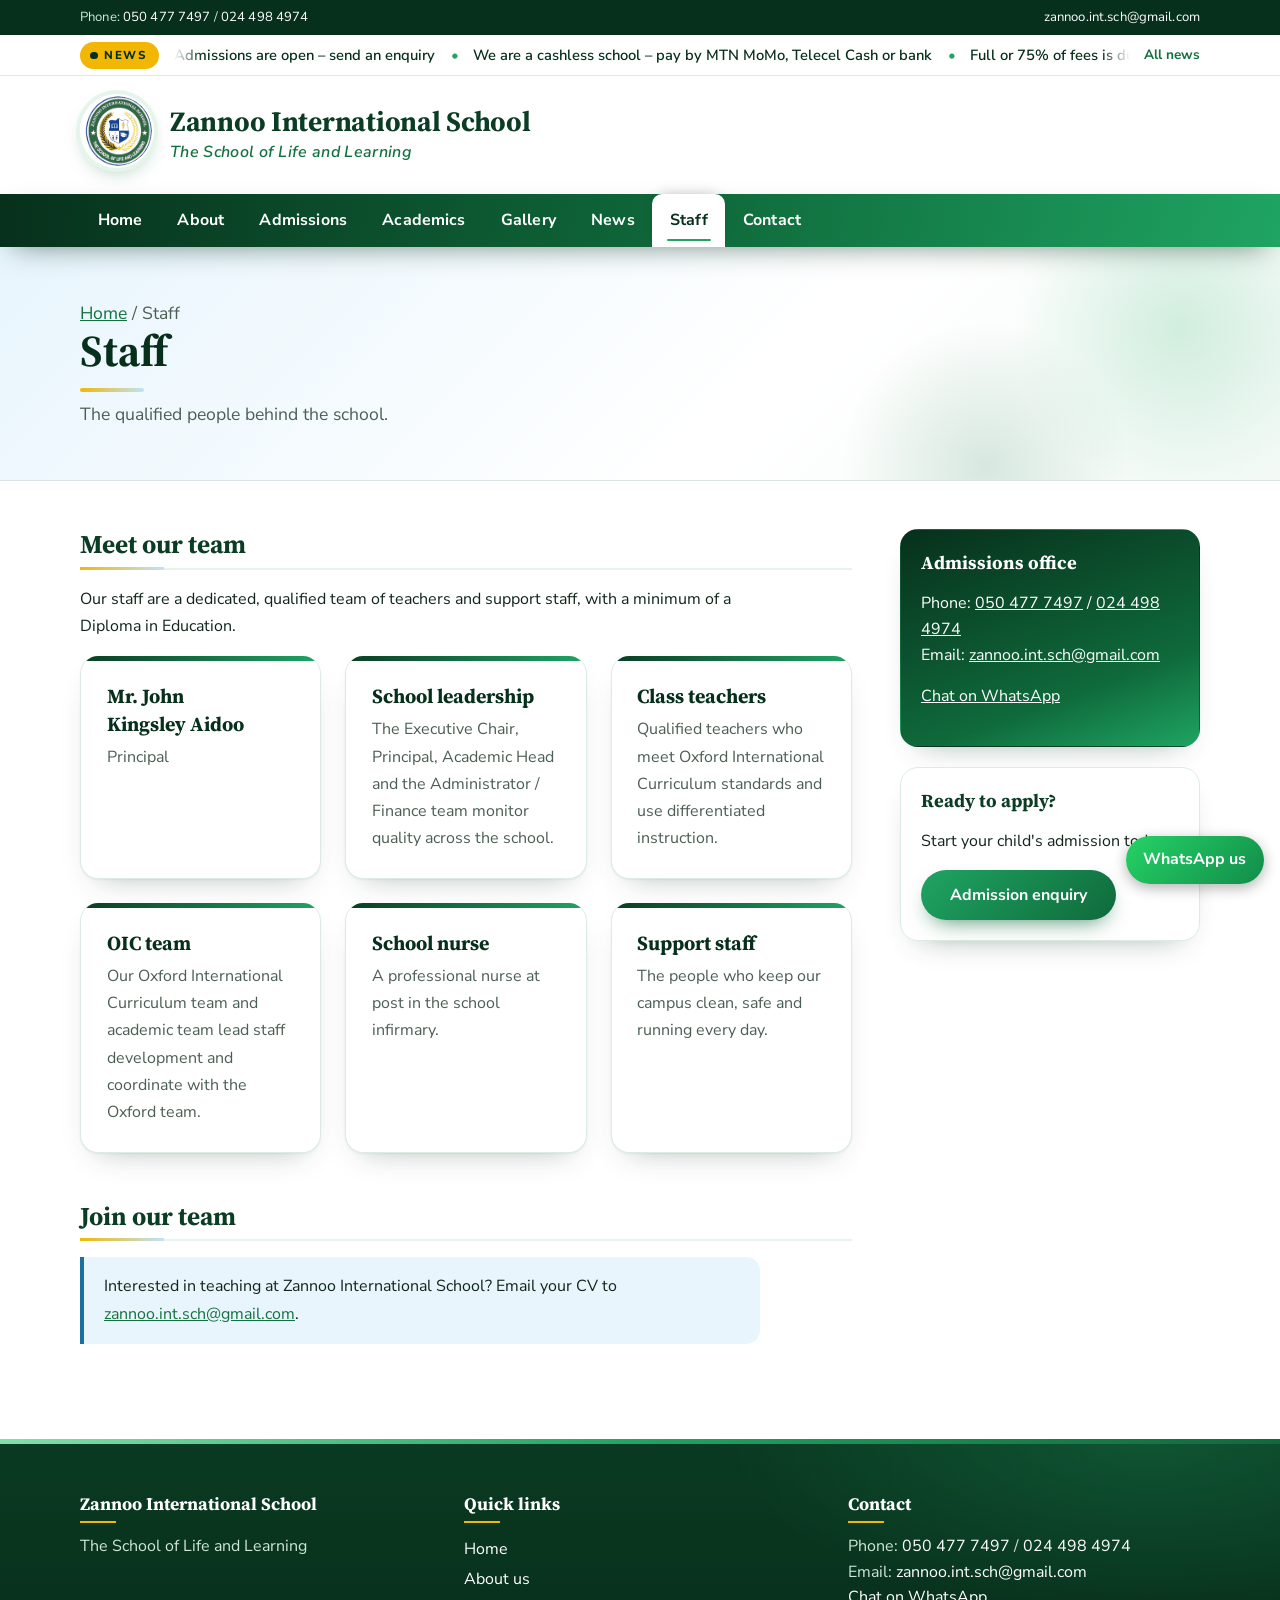
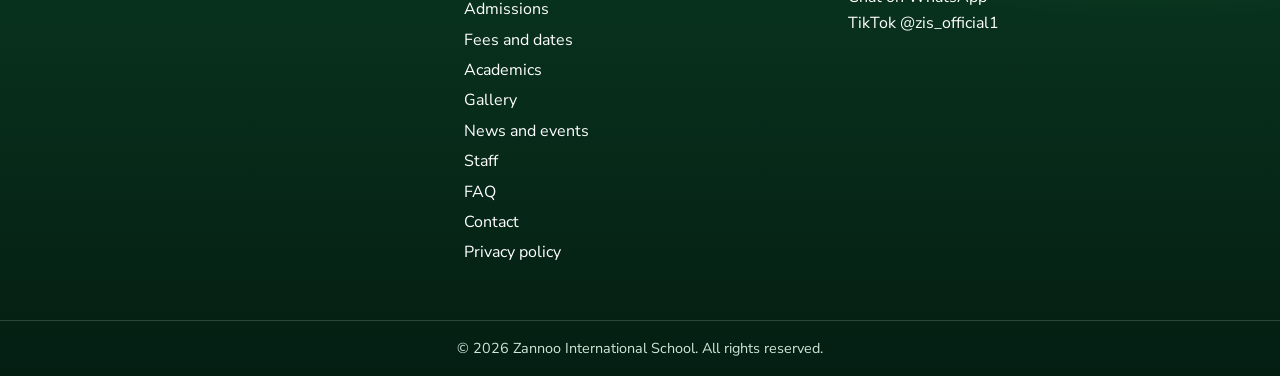
<file: staff.html>
<!DOCTYPE html>
<html lang="en">
<head>
<meta charset="utf-8">
<meta name="viewport" content="width=device-width, initial-scale=1">
<meta name="theme-color" content="#0b3d24">
<title>Staff | Zannoo International School</title>
<meta name="description" content="Meet the teachers and staff of Zannoo International School.">
<meta property="og:type" content="website"><meta property="og:site_name" content="Zannoo International School"><meta property="og:title" content="Staff | Zannoo International School"><meta property="og:description" content="Meet the teachers and staff of Zannoo International School.">
<link rel="icon" href="logo.png" type="image/png">
<link rel="preconnect" href="https://fonts.googleapis.com">
<link rel="preconnect" href="https://fonts.gstatic.com" crossorigin>
<link rel="stylesheet" href="https://fonts.googleapis.com/css2?family=Nunito+Sans:wght@400;600;700&family=Source+Serif+4:ital,wght@0,600;0,700;1,400&display=swap">
<link rel="stylesheet" href="styles.css">
</head>
<body>
<a class="skip" href="#main">Skip to content</a>
<div class="topbar"><div class="wrap">
  <span>Phone: <a href="tel:+233504777497">050 477 7497</a> / <a href="tel:+233244984974">024 498 4974</a></span>
  <span><a href="mailto:zannoo.int.sch@gmail.com">zannoo.int.sch@gmail.com</a></span>
</div></div>
<div class="newsbar" role="region" aria-label="School news"><div class="wrap">
  <span class="nb-label">News</span>
  <div class="nb-track"><div class="nb-move">
    <a href="admissions.html#enquire">Admissions are open &ndash; send an enquiry</a>
    <a href="fees.html#pay">We are a cashless school &ndash; pay by MTN MoMo, Telecel Cash or bank</a>
    <a href="fees.html#policy">Full or 75% of fees is due on or before reopening</a>
    <a href="https://www.tiktok.com/@zis_official1" target="_blank" rel="noopener">Follow our school on TikTok @zis_official1</a>
    <a href="admissions.html#uniform">Dress code and school rules</a>
    <a href="admissions.html#enquire" aria-hidden="true" tabindex="-1">Admissions are open &ndash; send an enquiry</a>
    <a href="fees.html#pay" aria-hidden="true" tabindex="-1">We are a cashless school &ndash; pay by MTN MoMo, Telecel Cash or bank</a>
    <a href="fees.html#policy" aria-hidden="true" tabindex="-1">Full or 75% of fees is due on or before reopening</a>
    <a href="https://www.tiktok.com/@zis_official1" target="_blank" rel="noopener" aria-hidden="true" tabindex="-1">Follow our school on TikTok @zis_official1</a>
    <a href="admissions.html#uniform" aria-hidden="true" tabindex="-1">Dress code and school rules</a>
  </div></div>
  <a class="nb-all" href="news.html">All news</a>
</div></div>
<header class="wrap brand">
  <a href="index.html" aria-label="Zannoo International School home"><img src="logo.png" width="68" height="68" alt="Zannoo International School crest"></a>
  <div><h1>Zannoo International School</h1><p>The School of Life and Learning</p></div>
</header>
<nav class="nav" aria-label="Main"><div class="wrap">
  <button class="nav-toggle" aria-expanded="false" aria-controls="menu">Menu</button>
  <ul id="menu"><li><a href="index.html">Home</a></li><li><a href="about.html">About</a></li><li><a href="admissions.html">Admissions</a></li><li><a href="academics.html">Academics</a></li><li><a href="gallery.html">Gallery</a></li><li><a href="news.html">News</a></li><li><a href="staff.html" aria-current="page">Staff</a></li><li><a href="contact.html">Contact</a></li></ul>
</div></nav>
<div class="banner"><div class="wrap">
  <p class="crumbs"><a href="index.html">Home</a> / Staff</p><h2>Staff</h2><p>The qualified people behind the school.</p>
</div></div>
<main id="main" class="wrap page">
  <div>
    <section><h3>Meet our team</h3>
      <p>Our staff are a dedicated, qualified team of teachers and support staff, with a minimum of a Diploma in Education.</p>
      <div class="cards">
        <div class="card"><h4>Mr. John Kingsley Aidoo</h4><p>Principal</p></div>
        <div class="card"><h4>School leadership</h4><p>The Executive Chair, Principal, Academic Head and the Administrator / Finance team monitor quality across the school.</p></div>
        <div class="card"><h4>Class teachers</h4><p>Qualified teachers who meet Oxford International Curriculum standards and use differentiated instruction.</p></div>
        <div class="card"><h4>OIC team</h4><p>Our Oxford International Curriculum team and academic team lead staff development and coordinate with the Oxford team.</p></div>
        <div class="card"><h4>School nurse</h4><p>A professional nurse at post in the school infirmary.</p></div>
        <div class="card"><h4>Support staff</h4><p>The people who keep our campus clean, safe and running every day.</p></div>
      </div></section>
    <section><h3>Join our team</h3>
      <p class="note">Interested in teaching at Zannoo International School? Email your CV to <a href="mailto:zannoo.int.sch@gmail.com">zannoo.int.sch@gmail.com</a>.</p></section>
  </div>
  <aside class="aside" aria-label="Contact the school">
    <div class="panel solid"><h4>Admissions office</h4>
      <p>Phone: <a href="tel:+233504777497">050 477 7497</a> / <a href="tel:+233244984974">024 498 4974</a><br>Email: <a href="mailto:zannoo.int.sch@gmail.com">zannoo.int.sch@gmail.com</a></p>
      <p><a href="https://wa.me/233504777497?text=Hello%20Zannoo%20International%20School" target="_blank" rel="noopener">Chat on WhatsApp</a></p></div>
    <div class="panel"><h4>Ready to apply?</h4><p>Start your child's admission today.</p><a class="btn" href="admissions.html#enquire">Admission enquiry</a></div>
  </aside>
</main>
<footer>
  <div class="wrap">
    <div><h4>Zannoo International School</h4><p>The School of Life and Learning</p></div>
    <div><h4>Quick links</h4><ul><li><a href="index.html">Home</a></li><li><a href="about.html">About us</a></li><li><a href="admissions.html">Admissions</a></li><li><a href="fees.html">Fees and dates</a></li><li><a href="academics.html">Academics</a></li><li><a href="gallery.html">Gallery</a></li><li><a href="news.html">News and events</a></li><li><a href="staff.html">Staff</a></li><li><a href="faq.html">FAQ</a></li><li><a href="contact.html">Contact</a></li><li><a href="privacy.html">Privacy policy</a></li></ul></div>
    <div id="contact"><h4>Contact</h4><p>Phone: <a href="tel:+233504777497">050 477 7497</a> / <a href="tel:+233244984974">024 498 4974</a><br>Email: <a href="mailto:zannoo.int.sch@gmail.com">zannoo.int.sch@gmail.com</a></p>
    <p><a href="https://wa.me/233504777497?text=Hello%20Zannoo%20International%20School" target="_blank" rel="noopener">Chat on WhatsApp</a><br><a href="https://www.tiktok.com/@zis_official1" target="_blank" rel="noopener">TikTok @zis_official1</a></p></div>
  </div>
  <p class="copy">&copy; <span id="yr"></span> Zannoo International School. All rights reserved.</p>
</footer>
<a class="floatwa" href="https://wa.me/233504777497?text=Hello%20Zannoo%20International%20School" target="_blank" rel="noopener" aria-label="Chat with the school on WhatsApp">WhatsApp us</a>
<script>document.getElementById('yr').textContent=new Date().getFullYear();</script>
<script src="config.js"></script>
<script src="script.js"></script>
</body>
</html>
</file>
<file: styles.css>
/* Zannoo International School - shared styles (use on every page) */
:root{
  --green-900:#0b3d24; --green-700:#13713f; --green-500:#2a9d5c; --green-100:#e3f3ea; --green-50:#f3faf6;
  --blue-950:#052316; --blue-900:#0b3d24; --blue-700:#13713f; --blue-600:#1b8a50; --blue-500:#34b26e; --blue-100:#d6ecdf; --blue-50:#f2faf5;
  --ink:#10261b; --muted:#4b5f54; --line:#d9e6de; --white:#fff;
  --shadow-sm:0 1px 3px rgba(11,61,36,.08),0 1px 2px rgba(11,61,36,.06);
  --shadow-md:0 10px 28px rgba(11,61,36,.16);
  --radius:12px;
  --serif:"Source Serif 4",Georgia,"Times New Roman",serif;
  --sans:"Nunito Sans",system-ui,-apple-system,"Segoe UI",Arial,sans-serif;
}
*{box-sizing:border-box}
html{scroll-behavior:smooth}
@media (prefers-reduced-motion:reduce){html{scroll-behavior:auto}*{transition:none!important}}
body{margin:0;font:1rem/1.6 var(--sans);color:var(--ink);background:var(--white)}
img{max-width:100%}
a{color:var(--green-700)}
:focus-visible{outline:3px solid var(--green-500);outline-offset:2px}
.wrap{width:min(1120px,100% - 2rem);margin-inline:auto}

/* top strip + header */
.topbar{background:var(--green-900);color:#dcefe3;font-size:.875rem}
.topbar .wrap{display:flex;flex-wrap:wrap;gap:.25rem 1.5rem;justify-content:space-between;padding:.5rem 0}
.topbar a{color:#fff;text-decoration:none}
.brand{display:flex;align-items:center;gap:1rem;padding:1rem 0}
.crest{width:56px;height:56px;border-radius:50%;background:var(--green-700);color:#fff;display:grid;place-items:center;font:700 1.5rem var(--serif);flex:none}
.brand h1{margin:0;font:700 1.5rem/1.15 var(--serif);color:var(--green-900)}
.brand p{margin:.15rem 0 0;color:var(--muted);font-style:italic}
.nav{background:var(--green-700);position:sticky;top:0;z-index:10}
.nav ul{list-style:none;margin:0;padding:0;display:flex;flex-wrap:wrap}
.nav a{display:block;padding:.85rem 1.1rem;color:#fff;text-decoration:none;font-weight:600}
.nav a:hover{background:var(--green-900)}
.nav a[aria-current="page"]{background:var(--white);color:var(--green-900)}
.nav-toggle{display:none;background:none;border:0;color:#fff;font:600 1rem var(--sans);padding:.85rem 0;cursor:pointer}
@media (max-width:720px){
  .nav-toggle{display:block}
  .nav ul{display:none;flex-direction:column}
  .nav ul.open{display:flex}
}

/* page banner */
.banner{background:var(--green-50);border-bottom:1px solid var(--line)}
.banner .wrap{padding:2.5rem 0}
.crumbs{font-size:.9rem;color:var(--muted);margin:0 0 .5rem}
.banner h2{margin:0 0 .5rem;font:700 clamp(1.9rem,4vw,2.75rem)/1.1 var(--serif);color:var(--green-900)}
.banner p{margin:0;max-width:60ch;color:var(--muted);font-size:1.1rem}

/* layout: content + side panel, like school portal pages */
.page{display:grid;grid-template-columns:minmax(0,1fr) 300px;gap:3rem;padding:3rem 0}
@media (max-width:900px){.page{grid-template-columns:1fr;gap:2rem}}
section{margin-bottom:3rem}
section h3{font:700 1.6rem/1.2 var(--serif);color:var(--green-900);margin:0 0 1rem;padding-bottom:.5rem;border-bottom:2px solid var(--green-100)}
section p{max-width:68ch}

/* admission steps (a real sequence, so numbered) */
.steps{list-style:none;margin:0;padding:0;counter-reset:s}
.steps li{counter-increment:s;display:grid;grid-template-columns:2.5rem 1fr;gap:1rem;padding:1rem 0;border-bottom:1px solid var(--line)}
.steps li::before{content:counter(s);width:2.5rem;height:2.5rem;border-radius:50%;background:var(--green-700);color:#fff;display:grid;place-items:center;font-weight:700}
.steps strong{display:block}
.steps span{color:var(--muted)}

.checks{list-style:none;margin:0;padding:0;columns:2 260px;column-gap:2rem}
.checks li{padding:.35rem 0 .35rem 1.6rem;position:relative;break-inside:avoid}
.checks li::before{content:"";position:absolute;left:.2rem;top:.8rem;width:.55rem;height:.3rem;border-left:2px solid var(--green-500);border-bottom:2px solid var(--green-500);transform:rotate(-45deg)}

.note{background:var(--green-50);border-left:4px solid var(--green-500);padding:1rem 1.25rem;max-width:68ch}

/* side panel */
.aside{align-self:start;position:sticky;top:4.5rem;display:grid;gap:1.25rem}
.panel{border:1px solid var(--line);border-radius:6px;padding:1.25rem}
.panel h4{margin:0 0 .5rem;font:700 1.15rem var(--serif);color:var(--green-900)}
.panel ul{margin:0;padding-left:1.1rem}
.panel.solid{background:var(--green-700);border-color:var(--green-700);color:#fff}
.panel.solid h4{color:#fff}
.panel.solid a{color:#fff}
@media (max-width:900px){.aside{position:static}}

/* enquiry form */
form{display:grid;gap:1rem;max-width:640px}
.row{display:grid;grid-template-columns:1fr 1fr;gap:1rem}
@media (max-width:560px){.row{grid-template-columns:1fr}}
label{display:grid;gap:.3rem;font-weight:600}
input,select,textarea{font:inherit;padding:.65rem .75rem;border:1px solid #9db8a8;border-radius:4px;background:#fff;color:var(--ink)}
input[aria-invalid="true"],select[aria-invalid="true"]{border-color:#b3261e}
.err{color:#b3261e;font-weight:400;font-size:.9rem;min-height:1.1em}
.btn{justify-self:start;background:var(--green-700);color:#fff;border:0;border-radius:4px;padding:.8rem 1.6rem;font:700 1rem var(--sans);cursor:pointer}
.btn:hover{background:var(--green-900)}
.success{background:var(--green-100);border:1px solid var(--green-500);padding:1rem 1.25rem;border-radius:4px;max-width:640px}

/* footer */
footer{background:var(--green-900);color:#cfe6d8;margin-top:2rem}
footer .wrap{display:grid;grid-template-columns:repeat(auto-fit,minmax(220px,1fr));gap:2rem;padding:2.5rem 0}
footer h4{margin:0 0 .5rem;color:#fff;font:700 1.1rem var(--serif)}
footer a{color:#fff}
footer p,footer ul{margin:0;padding:0;list-style:none}
footer li{padding:.15rem 0}
.copy{border-top:1px solid #1f5b3b;text-align:center;padding:1rem;font-size:.9rem}

/* ---- additions: logo, hero, cards, extra pages ---- */
.brand img{width:68px;height:68px;flex:none}
.skip{position:absolute;left:-999px;top:0;background:#fff;color:var(--green-900);padding:.6rem 1rem;z-index:50}
.skip:focus{left:.5rem;top:.5rem}
.hero{position:relative;color:#fff;background:var(--green-900);overflow:hidden}
.hero video{position:absolute;inset:0;width:100%;height:100%;object-fit:cover}
.hero::before{content:"";position:absolute;inset:0;z-index:1;background:linear-gradient(180deg,rgba(7,40,22,.8),rgba(11,61,36,.55) 50%,rgba(7,40,22,.88))}
.hero>.in{position:relative;z-index:2}
.hero .brand h1,.hero .brand p{color:#fff}
.hero .nav{background:transparent;position:relative}
.hero .nav a:hover{background:rgba(255,255,255,.18)}
.hero .nav a[aria-current="page"]{background:#fff;color:var(--green-900)}
.hero-body{padding:clamp(3rem,10vw,7rem) 0 clamp(3.5rem,10vw,6.5rem);max-width:46rem}
.hero-body h2{margin:0 0 1rem;font:700 clamp(2.2rem,6vw,4rem)/1.05 var(--serif)}
.hero-body p{font-size:1.2rem;color:#e3f4ea;margin:0 0 1.6rem}
.btns{display:flex;flex-wrap:wrap;gap:.75rem}
.btn.light{background:#fff;color:var(--green-900)}
.btn.light:hover{background:var(--green-100)}
.btn.line{background:transparent;color:#fff;border:2px solid #fff}
.btn.line:hover{background:rgba(255,255,255,.18)}
.btn.wa{background:#1da851}
.vpause{position:absolute;right:1rem;bottom:1rem;z-index:3;background:rgba(0,0,0,.5);color:#fff;border:1px solid rgba(255,255,255,.6);border-radius:20px;padding:.35rem .9rem;font:600 .85rem var(--sans);cursor:pointer}
.full{padding:3rem 0}
.full.tint{background:var(--green-50)}
.full h3{font:700 clamp(1.6rem,3.5vw,2.1rem)/1.2 var(--serif);color:var(--green-900);margin:0 0 .5rem}
.lede{color:var(--muted);max-width:62ch;margin:0 0 1.5rem}
.cards{display:grid;grid-template-columns:repeat(auto-fit,minmax(230px,1fr));gap:1.25rem}
.card{background:#fff;border:1px solid var(--line);border-top:4px solid var(--green-700);border-radius:6px;padding:1.25rem}
.card h4{margin:0 0 .4rem;font:700 1.15rem var(--serif);color:var(--green-900)}
.card p{margin:0;color:var(--muted)}
.card a.more{display:inline-block;margin-top:.7rem;font-weight:700}
.split{display:grid;grid-template-columns:1fr 340px;gap:2.5rem;align-items:center}
@media (max-width:820px){.split{grid-template-columns:1fr}}
.tt{width:100%;max-width:340px;height:min(740px,135vw);margin:0 auto;border-radius:12px;overflow:hidden;background:var(--green-900)}
.tt iframe{width:100%;height:100%;border:0;display:block}
.table{width:100%;border-collapse:collapse}
.table th,.table td{text-align:left;padding:.7rem .9rem;border-bottom:1px solid var(--line)}
.table th{background:var(--green-700);color:#fff}
.scroll{overflow-x:auto}
.cta{background:var(--green-700);color:#fff;text-align:center;padding:2.5rem 1rem}
.cta h3{color:#fff;font:700 1.8rem var(--serif);margin:0 0 .5rem}
.cta p{margin:0 0 1.2rem;color:#e3f4ea}
.floatwa{position:fixed;right:1rem;bottom:calc(1rem + env(safe-area-inset-bottom,0px));z-index:40;background:#1da851;color:#fff;text-decoration:none;font-weight:700;padding:.7rem 1.1rem;border-radius:30px;box-shadow:0 4px 14px rgba(0,0,0,.3)}
.sent-actions{display:flex;flex-wrap:wrap;gap:.6rem;margin-top:.8rem}
.page.one{grid-template-columns:1fr}
@media (prefers-reduced-motion:reduce){.hero video{display:none}}
/* fixes after visual check */
.brand img{background:#fff;border-radius:50%;padding:2px}
.hero-body{max-width:none}
.hero-body h2,.hero-body p{max-width:46rem}
a.btn{display:inline-block;text-decoration:none;text-align:center}
.hero .nav ul{gap:0}

/* added pages */
.fill{background:#fff3b0;color:#4a3b00;padding:0 .3em;border-radius:3px}
.faq details{border:1px solid #cfe3d6;border-radius:8px;margin:0 0 .6rem;background:#fff}
.faq summary{cursor:pointer;padding:.85rem 1rem;font-weight:700;color:var(--green-900)}
.faq details[open] summary{border-bottom:1px solid #cfe3d6}
.faq details p{margin:0;padding:.85rem 1rem}
.item{border-left:4px solid var(--green-700);padding:.2rem 0 .2rem 1rem;margin:0 0 1.2rem}
.item h4{margin:0 0 .3rem}
.item p{margin:0}
.hp{position:absolute;left:-9999px;height:0;width:0;opacity:0}

/* ================= THEME v2: green + white =================
   Colours live in :root at the top of this file. Delete this block to go back to the old look. */
body{-webkit-font-smoothing:antialiased}
a{color:var(--blue-700)}
a:hover{color:var(--blue-900)}
:focus-visible{outline:3px solid var(--blue-500)}
section p{line-height:1.7}

/* top strip, header, navigation (blue) */
.topbar{background:var(--blue-950);color:#cfe8d8}
.topbar a{color:#fff}
.topbar a:hover{color:#8fe0b0}
.brand p{color:var(--blue-700);font-weight:600}
.brand img{box-shadow:var(--shadow-sm)}
.nav{background:linear-gradient(90deg,var(--blue-900),var(--blue-700));box-shadow:var(--shadow-md)}
.nav a{position:relative;transition:background .25s,color .25s}
.nav a:hover{background:rgba(255,255,255,.14)}
.nav a::after{content:"";position:absolute;left:.9rem;right:.9rem;bottom:.4rem;height:2px;border-radius:2px;background:var(--green-500);transform:scaleX(0);transition:transform .25s}
.nav a:hover::after,.nav a[aria-current="page"]::after{transform:scaleX(1)}
.nav a[aria-current="page"],.hero .nav a[aria-current="page"]{background:#fff;color:var(--blue-900)}
.hero .nav{background:transparent;box-shadow:none}
.nav-toggle::before{content:"\2630  "}

/* hero */
.hero{background:var(--blue-950)}
.hero::before{background:linear-gradient(180deg,rgba(5,35,22,.84),rgba(11,61,36,.5) 50%,rgba(5,35,22,.9))}
.hero-body p{color:#e9f6ee}
.vpause:hover{background:rgba(0,0,0,.75)}

/* page banner and headings */
.banner{background:linear-gradient(135deg,var(--blue-50),#fff 60%,var(--green-50))}
.crumbs a{color:var(--blue-700)}
.banner h2{color:var(--green-900)}
.banner h2::after{content:"";display:block;width:64px;height:4px;border-radius:2px;margin-top:.8rem;background:linear-gradient(90deg,var(--green-700),var(--blue-600))}
section h3{border-bottom:2px solid var(--blue-100);position:relative}
section h3::after{content:"";position:absolute;left:0;bottom:-2px;width:64px;height:2px;background:var(--green-700)}
.full.tint{background:linear-gradient(180deg,var(--blue-50),#fff)}

/* buttons */
.btn{background:var(--green-700);border-radius:8px;box-shadow:var(--shadow-sm);transition:transform .2s,box-shadow .2s,background .2s,color .2s}
.btn:hover{background:var(--green-900);transform:translateY(-2px);box-shadow:var(--shadow-md);color:#fff}
.btn:active{transform:none}
.btn.light{background:#fff;color:var(--green-900)}
.btn.light:hover{background:var(--blue-50);color:var(--green-900)}
.btn.line:hover{background:rgba(255,255,255,.18)}
.btn.wa:hover{background:#168a43}
.floatwa{transition:transform .2s,box-shadow .2s}
.floatwa:hover{transform:translateY(-2px);box-shadow:0 8px 20px rgba(0,0,0,.35);color:#fff}

/* cards, panels, notes, tables, faq */
.card{border-radius:var(--radius);box-shadow:var(--shadow-sm);transition:transform .25s,box-shadow .25s,border-color .25s}
.card:hover{transform:translateY(-4px);box-shadow:var(--shadow-md);border-top-color:var(--blue-600)}
.card a.more:hover{text-decoration:underline}
.panel{border-radius:var(--radius);box-shadow:var(--shadow-sm);background:#fff}
.panel.solid{background:linear-gradient(160deg,var(--blue-900),var(--blue-700));border-color:transparent}
.panel.solid a:hover{color:#8fe0b0}
.note{background:var(--blue-50);border-left-color:var(--blue-600);border-radius:0 8px 8px 0}
.table th{background:var(--blue-900)}
.table tbody tr:nth-child(even){background:var(--blue-50)}
.table tbody tr:hover{background:var(--green-50)}
.scroll{border-radius:var(--radius)}
.faq details{border-color:var(--line);border-radius:var(--radius);box-shadow:var(--shadow-sm)}
.faq details[open] summary{background:var(--blue-50);border-bottom-color:var(--line);border-radius:var(--radius) var(--radius) 0 0}
.faq summary:hover{color:var(--blue-700)}
.item{border-left-color:var(--blue-600)}
.tt{background:var(--blue-950);box-shadow:var(--shadow-md)}
.success{background:var(--green-50);border-radius:var(--radius)}

/* forms */
input,select,textarea{border-color:#a8c4b3;border-radius:8px;transition:border-color .2s,box-shadow .2s}
input:focus,select:focus,textarea:focus{outline:none;border-color:var(--blue-600);box-shadow:0 0 0 3px rgba(27,138,80,.22)}

/* call to action and footer */
.cta{background:linear-gradient(120deg,var(--green-900),var(--green-700) 55%,var(--blue-700))}
.cta p{color:#eaf6ef}
footer{background:linear-gradient(180deg,var(--blue-900),var(--blue-950));color:#cfe6d8;border-top:4px solid var(--green-700)}
footer h4{position:relative;padding-bottom:.45rem;margin-bottom:.7rem}
footer h4::after{content:"";position:absolute;left:0;bottom:0;width:36px;height:2px;background:var(--green-500)}
footer a{text-decoration:none}
footer a:hover{color:#8fe0b0;text-decoration:underline}
.copy{border-top:1px solid rgba(255,255,255,.16)}

/* tablet and phone */
@media (max-width:1000px){.nav a{padding:.8rem .7rem;font-size:.95rem}.nav a::after{left:.7rem;right:.7rem}}
@media (max-width:720px){
  .nav ul.open a{border-top:1px solid rgba(255,255,255,.14)}
  .nav ul.open a::after{display:none}
  .brand h1{font-size:1.25rem}
}
@media (max-width:560px){
  .topbar .wrap{justify-content:center;text-align:center;font-size:.8rem}
  .banner .wrap{padding:1.75rem 0}
  .page{padding:2rem 0}
  .btns .btn{flex:1 1 100%}
  .full{padding:2.25rem 0}
}

/* ================= THEME v3: premium polish ================= */
.btn{background:linear-gradient(135deg,#1b8a50,var(--green-700))}
.btn:hover{background:linear-gradient(135deg,var(--green-700),var(--green-900))}
.hero .btn{border-radius:999px;padding:.9rem 1.9rem}
.eyebrow{display:inline-block;margin:0 0 1.1rem;padding:.4rem 1rem;border:1px solid rgba(255,255,255,.35);border-radius:999px;background:rgba(255,255,255,.12);-webkit-backdrop-filter:blur(6px);backdrop-filter:blur(6px);font:700 .8rem var(--sans);letter-spacing:.08em;text-transform:uppercase;color:#fff}
.hero-body{padding-bottom:clamp(5.5rem,13vw,8.5rem)}
.hero-body h2{letter-spacing:-.015em;text-shadow:0 2px 20px rgba(0,0,0,.35)}
.hero::after{content:"";position:absolute;left:0;right:0;bottom:-1px;height:56px;background:#fff;clip-path:ellipse(58% 100% at 50% 100%);z-index:2}
.vpause{bottom:4rem}

/* home sections: centred headings, more air */
.full{padding:4.5rem 0}
.full>.wrap>h3{position:relative;text-align:center;border:0;padding-bottom:1rem;margin-bottom:1.1rem;font-size:clamp(1.8rem,4vw,2.5rem)}
.full>.wrap>h3::after{left:50%;margin-left:-32px;height:3px;border-radius:2px;background:linear-gradient(90deg,var(--green-700),var(--blue-600))}
.full>.wrap>.lede{text-align:center;margin-inline:auto;margin-bottom:2.25rem;font-size:1.1rem}

/* cards with icon badges */
.cards{gap:1.5rem}
.card{padding:1.6rem;border-radius:16px}
.card:hover{background:linear-gradient(180deg,#fff,var(--blue-50))}
.ico{display:grid;place-items:center;width:48px;height:48px;border-radius:14px;margin-bottom:1rem;background:linear-gradient(135deg,var(--green-700),var(--blue-600));box-shadow:0 6px 14px rgba(27,138,80,.3)}
.ico svg{width:25px;height:25px;fill:none;stroke:#fff;stroke-width:1.8;stroke-linecap:round;stroke-linejoin:round}
.card h4{font-size:1.25rem}

/* banners and call to action with soft shapes */
.banner{position:relative;overflow:hidden}
.banner::before{content:"";position:absolute;right:-70px;top:-90px;width:340px;height:340px;border-radius:50%;background:radial-gradient(circle,rgba(52,178,110,.2),transparent 70%)}
.banner::after{content:"";position:absolute;right:150px;bottom:-130px;width:290px;height:290px;border-radius:50%;background:radial-gradient(circle,rgba(19,113,63,.15),transparent 70%)}
.banner .wrap{position:relative;z-index:1;padding:3.25rem 0}
.cta{position:relative;overflow:hidden;padding:4rem 1rem}
.cta::before{content:"";position:absolute;left:-80px;top:-100px;width:320px;height:320px;border-radius:50%;background:radial-gradient(circle,rgba(255,255,255,.16),transparent 70%)}
.cta::after{content:"";position:absolute;right:-60px;bottom:-120px;width:360px;height:360px;border-radius:50%;background:radial-gradient(circle,rgba(52,178,110,.4),transparent 70%)}
.cta>*{position:relative;z-index:1}
.cta h3{font-size:clamp(1.7rem,4vw,2.4rem)}
footer .wrap{padding:3.25rem 0}

/* steps, side panels, tables */
.steps li{transition:background .25s}
.steps li:hover{background:var(--blue-50)}
.steps li::before{background:linear-gradient(135deg,var(--green-700),var(--blue-600));box-shadow:0 4px 10px rgba(27,138,80,.28)}
.table{border-radius:var(--radius);overflow:hidden;box-shadow:var(--shadow-sm)}

/* scroll reveal (added by script.js) and back-to-top */
@keyframes rise{from{opacity:0;transform:translateY(22px)}}
.rv{opacity:0}
.rv.in{opacity:1;animation:rise .7s ease backwards}
.totop{position:fixed;left:1rem;bottom:calc(1rem + env(safe-area-inset-bottom,0px));width:44px;height:44px;border:0;border-radius:50%;background:var(--blue-700);color:#fff;font-size:1.25rem;line-height:1;cursor:pointer;box-shadow:var(--shadow-md);opacity:0;pointer-events:none;transition:opacity .25s,transform .2s,background .2s;z-index:40}
.totop.show{opacity:1;pointer-events:auto}
.totop:hover{background:var(--blue-900);transform:translateY(-2px)}
@media (max-width:560px){.full{padding:3rem 0}.banner .wrap{padding:2.25rem 0}.cta{padding:3rem 1rem}}
@media print{.rv{opacity:1}.totop,.floatwa{display:none}}
/* fixes: call-to-action band and footer spacing */
.cta h3{border:0;padding:0;margin:0 0 .6rem}
.cta h3::after{display:none}
.cta p{margin-inline:auto;max-width:56ch}
footer{margin-top:0}
section.full,section.cta{margin-bottom:0}
.btn.light{border:2px solid #fff}

/* ================= THEME v4: green and white only ================= */
/* navigation underline and hover now read clearly on green */
.nav{background:linear-gradient(90deg,#0b3d24,#13713f 60%,#1b8a50)}
.nav a::after{background:#b8ecd0}
.nav a:hover{background:rgba(255,255,255,.16)}
.topbar a:hover,footer a:hover,.panel.solid a:hover{color:#b8ecd0}
/* soft, airy page banners in mint and white */
.banner{background:linear-gradient(135deg,#eaf7f0,#ffffff 55%,#f2faf5)}
.banner h2{color:var(--green-900)}
.banner h2::after{background:linear-gradient(90deg,var(--green-700),var(--green-500))}
section h3{border-bottom-color:var(--green-100)}
/* mint tint sections */
.full.tint{background:linear-gradient(180deg,#eaf7f0,#fff)}
/* cards: clean white, green top edge, gentle mint hover */
.card{border-color:var(--green-100);border-top-color:var(--green-700)}
.card:hover{border-top-color:var(--green-500);background:linear-gradient(180deg,#fff,#f2faf5)}
.ico{background:linear-gradient(135deg,var(--green-700),var(--green-500))}
.steps li:hover{background:#f2faf5}
.steps li::before{background:linear-gradient(135deg,var(--green-700),var(--green-500))}
.panel.solid{background:linear-gradient(160deg,#0b3d24,#13713f)}
.note{background:#f2faf5;border-left-color:var(--green-500)}
.table th{background:var(--green-700)}
.table tbody tr:nth-child(even){background:#f2faf5}
.faq details[open] summary{background:#f2faf5}
.item{border-left-color:var(--green-500)}
.totop{background:var(--green-700)}
.totop:hover{background:var(--green-900)}
/* call to action and footer: deep green to fresh green */
.cta{background:linear-gradient(120deg,#0b3d24,#13713f 60%,#1b8a50)}
footer{background:linear-gradient(180deg,#0b3d24,#052316);border-top:4px solid var(--green-500)}
.footer a,footer a{color:#fff}
/* keep admin and links consistent */
a{color:var(--green-700)}
a:hover{color:var(--green-900)}
.nav a,.btn,.btn:hover,.card a.more,.floatwa{color:inherit}
.nav a{color:#fff}.btn{color:#fff}.btn.light{color:var(--green-900)}.floatwa{color:#fff}
.nav a[aria-current="page"],.hero .nav a[aria-current="page"]{color:var(--green-900)}
.card a.more{color:var(--green-700)}

/* ================= THEME v5: refined green and white ================= */
:root{--mint:#e6f5ec;--leaf:#1fa463;--forest:#07301c;--glow:0 18px 40px -12px rgba(19,113,63,.35)}
::selection{background:#bfe8d1;color:var(--forest)}
body{background:#fff}
h1,h2,h3,h4{text-wrap:balance}

/* header: airy white with a soft mint wash */
.topbar{background:var(--forest);font-size:.82rem;letter-spacing:.01em}
.topbar .wrap{padding:.45rem 0}
.brand{padding:1.1rem 0}
.brand h1{font-size:clamp(1.3rem,2.6vw,1.75rem);letter-spacing:-.01em}
.brand p{color:var(--green-700);letter-spacing:.02em}
.brand img{width:74px;height:74px;box-shadow:0 0 0 4px var(--mint),0 8px 20px -6px rgba(19,113,63,.4)}
body>header.brand,header.brand{position:relative}

/* navigation: sleek green bar with a light pill on the current page */
.nav{background:linear-gradient(95deg,#07301c,#0f6a3b 55%,#1fa463);box-shadow:0 10px 30px -14px rgba(7,48,28,.7);-webkit-backdrop-filter:blur(8px);backdrop-filter:blur(8px)}
.nav a{font-weight:700;letter-spacing:.01em}
.nav a[aria-current="page"],.hero .nav a[aria-current="page"]{background:#fff;color:var(--forest);border-radius:10px 10px 0 0;box-shadow:0 -6px 16px -8px rgba(0,0,0,.25)}
.nav a[aria-current="page"]::after{background:var(--leaf)}

/* hero: deeper, richer, with soft light */
.hero{background:var(--forest)}
.hero::before{background:radial-gradient(900px 420px at 80% 10%,rgba(31,164,99,.35),transparent 60%),linear-gradient(180deg,rgba(4,30,18,.86),rgba(7,48,28,.55) 50%,rgba(4,30,18,.92))}
.hero-body h2{font-size:clamp(2.4rem,6.4vw,4.4rem);line-height:1.04}
.hero-body h2::after{content:"";display:block;width:84px;height:5px;border-radius:3px;margin-top:1.1rem;background:linear-gradient(90deg,#7fe0ab,#fff)}
.hero-body p{font-size:1.25rem;line-height:1.6}
.eyebrow{background:rgba(255,255,255,.14);border-color:rgba(255,255,255,.4)}
.hero .btn.light{color:var(--forest);box-shadow:0 12px 28px -10px rgba(0,0,0,.5)}

/* buttons: pill shaped, fresh green */
.btn{border-radius:999px;padding:.85rem 1.8rem;background:linear-gradient(135deg,#1fa463,#0f6a3b);box-shadow:0 10px 22px -10px rgba(15,106,59,.8)}
.btn:hover{background:linear-gradient(135deg,#17905a,#07301c)}
.btn.ghost{background:#fff;color:var(--green-700);border:2px solid var(--green-700);box-shadow:none}
.btn.ghost:hover{background:var(--mint);color:var(--forest)}
.btn.light,.btn.line{box-shadow:none}

/* headings: small leaf ornament */
.kicker{margin:0 0 .4rem;font:800 .78rem var(--sans);letter-spacing:.16em;text-transform:uppercase;color:var(--leaf)}
.full>.wrap>h3::after{width:88px;margin-left:-44px;height:4px;background:linear-gradient(90deg,var(--green-900),var(--leaf))}
section h3::after{width:84px;height:3px;background:linear-gradient(90deg,var(--green-900),var(--leaf))}
section h3{border-bottom-color:var(--mint)}

/* banners: mint wash with a subtle dot pattern */
.banner{background:radial-gradient(circle at 1px 1px,rgba(19,113,63,.13) 1.2px,transparent 1.4px) 0 0/22px 22px,linear-gradient(135deg,#dff3e8,#fff 62%,#eef9f2)}
.banner h2{color:var(--forest)}
.banner h2::after{background:linear-gradient(90deg,var(--green-900),var(--leaf))}

/* cards: soft, lifted, with a green ribbon */
.card{border:1px solid #dcece3;border-top:0;border-radius:18px;background:#fff;box-shadow:0 1px 2px rgba(7,48,28,.05),0 14px 30px -18px rgba(7,48,28,.35);position:relative;overflow:hidden}
.card::before{content:"";position:absolute;left:0;right:0;top:0;height:5px;background:linear-gradient(90deg,var(--green-900),var(--leaf))}
.card:hover{transform:translateY(-6px);box-shadow:var(--glow);border-color:#bfe3cf;background:linear-gradient(180deg,#fff,#f1faf5)}
.card h4{color:var(--forest)}
.ico{background:linear-gradient(135deg,#0f6a3b,#1fa463);box-shadow:0 10px 20px -8px rgba(15,106,59,.6)}
.card.stat{text-align:center;padding-top:2rem}
.card.stat h4{font:700 clamp(2rem,4vw,2.7rem)/1 var(--serif);background:linear-gradient(135deg,#07301c,#1fa463);-webkit-background-clip:text;background-clip:text;color:transparent;margin-bottom:.6rem}
.card.stat p{max-width:22ch;margin-inline:auto}

/* photos in a soft frame */
.frame{margin:0 0 1.4rem;position:relative;border-radius:20px}
.frame img{display:block;width:100%;height:auto;border-radius:20px;box-shadow:0 24px 40px -22px rgba(7,48,28,.6);position:relative;z-index:1}
.frame::before{content:"";position:absolute;inset:18px -14px -14px 18px;border-radius:20px;background:linear-gradient(135deg,#d9f1e4,#a9dfc3);z-index:0}
.campus{display:grid;grid-template-columns:1.1fr 1fr;gap:3.5rem;align-items:center}
.campus .frame{margin:0}
.campus h3{text-align:left;font:700 clamp(1.7rem,3.4vw,2.3rem)/1.15 var(--serif);color:var(--forest);margin:0 0 .8rem;border:0;padding:0}
.campus h3::after{display:none}
.campus p{max-width:56ch}
@media (max-width:820px){.campus{grid-template-columns:1fr;gap:2.4rem}}

/* panels, notes, tables, forms */
.panel{border-radius:18px;border-color:#dcece3;box-shadow:0 14px 30px -20px rgba(7,48,28,.45)}
.panel.solid{background:linear-gradient(160deg,#07301c,#0f6a3b 70%,#1fa463)}
.note{background:linear-gradient(90deg,#e9f7ef,#f7fcf9);border-left-color:var(--leaf);border-radius:0 14px 14px 0}
.table{border-radius:16px;box-shadow:0 14px 30px -20px rgba(7,48,28,.45);border:1px solid #dcece3}
.table th{background:linear-gradient(95deg,#07301c,#0f6a3b)}
.table tbody tr:nth-child(even){background:#f4fbf7}
.faq details{border-color:#dcece3;border-radius:16px}
.faq details[open]{box-shadow:0 14px 30px -20px rgba(7,48,28,.45)}
.faq summary:hover{color:var(--green-700)}
input:focus,select:focus,textarea:focus{border-color:var(--leaf);box-shadow:0 0 0 4px rgba(31,164,99,.2)}
.steps li::before{background:linear-gradient(135deg,#0f6a3b,#1fa463);box-shadow:0 8px 16px -6px rgba(15,106,59,.6)}
.checks li::before{border-color:var(--leaf)}
.item{border-left-color:var(--leaf)}

/* call to action and footer */
.cta{background:radial-gradient(600px 260px at 15% 0,rgba(127,224,171,.28),transparent 60%),linear-gradient(120deg,#07301c,#0f6a3b 60%,#1fa463)}
footer{background:radial-gradient(700px 300px at 90% 0,rgba(31,164,99,.25),transparent 60%),linear-gradient(180deg,#0a3a22,#041e12);border-top:0;position:relative}
footer::before{content:"";position:absolute;left:0;right:0;top:-1px;height:5px;background:linear-gradient(90deg,#7fe0ab,#1fa463,#0f6a3b)}
.floatwa{background:linear-gradient(135deg,#25d366,#128c4a)}
.totop{background:linear-gradient(135deg,#0f6a3b,#1fa463)}
.tt{background:var(--forest);border-radius:22px}
@media (max-width:560px){.eyebrow{font-size:.68rem;padding:.35rem .8rem;border-radius:18px}.hero-body h2{font-size:2.2rem}}

/* ================= home slideshow (real school photos, 7 slides x 6s) ================= */
.slides{position:absolute;inset:0;overflow:hidden}
.slide{position:absolute;inset:0;opacity:0;animation:slidefade 42s infinite;animation-delay:calc(var(--i)*6s)}
.slide .bg{position:absolute;inset:-6%;width:112%;height:112%;object-fit:cover;filter:blur(26px) brightness(.85) saturate(1.1)}
.slide .fg{position:absolute;left:0;right:0;bottom:0;width:100%;height:auto;max-height:100%;object-fit:cover;-webkit-mask-image:linear-gradient(180deg,transparent,#000 10%);mask-image:linear-gradient(180deg,transparent,#000 10%);}
@keyframes slidefade{0%{opacity:0}3%{opacity:1}15%{opacity:1}19%{opacity:0}100%{opacity:0}}
@media (max-width:820px){.slide .fg{height:62%}}
@media (prefers-reduced-motion:reduce){.slide{animation:none}.slide{display:none}.slide:first-child{display:block;opacity:1}}
.hero::before{background:linear-gradient(90deg,rgba(4,30,18,.82) 0%,rgba(4,30,18,.45) 40%,rgba(4,30,18,0) 70%),linear-gradient(180deg,rgba(4,30,18,.45),rgba(4,30,18,0) 22%,rgba(4,30,18,0) 70%,rgba(4,30,18,.45))}
@media (max-width:820px){.hero::before{background:linear-gradient(180deg,rgba(4,30,18,.8),rgba(4,30,18,.55) 45%,rgba(4,30,18,.1) 100%)}}

/* ================= news bar ================= */
.newsbar{background:#fff;border-bottom:1px solid #dcece3;font-size:.92rem}
.newsbar .wrap{display:flex;align-items:center;gap:.9rem;padding:.4rem 0}
.nb-label{flex:none;background:linear-gradient(135deg,#0f6a3b,#1fa463);color:#fff;font:800 .72rem var(--sans);letter-spacing:.14em;text-transform:uppercase;padding:.35rem .8rem;border-radius:999px;position:relative;padding-left:1.5rem}
.nb-label::before{content:"";position:absolute;left:.65rem;top:50%;width:.45rem;height:.45rem;margin-top:-.225rem;border-radius:50%;background:#bff5d6;animation:pulse 1.6s infinite}
@keyframes pulse{50%{opacity:.25}}
.nb-track{flex:1;overflow:hidden;min-width:0;-webkit-mask-image:linear-gradient(90deg,transparent,#000 3%,#000 97%,transparent);mask-image:linear-gradient(90deg,transparent,#000 3%,#000 97%,transparent)}
.nb-move{display:inline-flex;white-space:nowrap;animation:nbscroll 55s linear infinite}
.nb-move a{color:var(--forest);text-decoration:none;font-weight:600;padding-right:2.4rem;position:relative}
.nb-move a::after{content:"\2022";position:absolute;right:.9rem;color:var(--leaf)}
.nb-move a:hover{color:var(--green-700);text-decoration:underline}
.nb-track:hover .nb-move{animation-play-state:paused}
@keyframes nbscroll{to{transform:translateX(-50%)}}
.nb-all{flex:none;font-weight:700;font-size:.85rem;color:var(--green-700);text-decoration:none;white-space:nowrap}
.nb-all:hover{text-decoration:underline}
@media (prefers-reduced-motion:reduce){.nb-move{animation:none}.nb-track{overflow-x:auto}}
@media (max-width:560px){.nb-all{display:none}.newsbar{font-size:.85rem}}
@media print{.newsbar{display:none}}
/* slideshow placement: photo sits in the lower-middle of the hero, blurred copy fills the rest */
.slide .fg{bottom:auto;top:24%;-webkit-mask-image:linear-gradient(180deg,transparent,#000 14%,#000 86%,transparent);mask-image:linear-gradient(180deg,transparent,#000 14%,#000 86%,transparent)}
.hero::before{background:linear-gradient(90deg,rgba(4,30,18,.82),rgba(4,30,18,.38) 52%,rgba(4,30,18,.12)),linear-gradient(180deg,rgba(4,30,18,.6),rgba(4,30,18,0) 38%,rgba(4,30,18,.55))}
@media (max-width:820px){.slide .fg{top:30%;height:60%}}
/* student slide sits to the right so the headline stays clear of the face */
.slide.s2 .fg{left:30%;width:70%;-webkit-mask-image:linear-gradient(90deg,transparent,#000 24%),linear-gradient(180deg,transparent,#000 14%,#000 86%,transparent);mask-image:linear-gradient(90deg,transparent,#000 24%),linear-gradient(180deg,transparent,#000 14%,#000 86%,transparent);-webkit-mask-composite:source-in;mask-composite:intersect}
@media (max-width:820px){.slide.s2 .fg{left:0;width:100%}}
/* ================= brighter home slideshow ================= */
.hero::before{background:linear-gradient(90deg,rgba(4,30,18,.66),rgba(4,30,18,.28) 45%,rgba(4,30,18,0) 75%),linear-gradient(180deg,rgba(4,30,18,.4),rgba(4,30,18,0) 30%,rgba(4,30,18,0) 70%,rgba(4,30,18,.3))}
.slide .bg{filter:blur(22px) brightness(1.08) saturate(1.15)}
.slide .fg{filter:brightness(1.08) saturate(1.08)}
.hero-body h2,.hero-body p,.hero .brand h1,.hero .brand p,.hero .nav a{text-shadow:0 2px 14px rgba(0,0,0,.55),0 1px 2px rgba(0,0,0,.5)}
.hero .nav a[aria-current="page"]{text-shadow:none}
.eyebrow{background:rgba(4,30,18,.45);border-color:rgba(255,255,255,.55)}
.hero-body{position:relative}
.hero-body::before{content:"";position:absolute;inset:-1.5rem -2rem -1rem -6rem;background:radial-gradient(ellipse at 35% 55%,rgba(4,30,18,.5),rgba(4,30,18,0) 68%);z-index:-1;pointer-events:none}
.hero-body p{font-weight:600}

/* Gallery photos */
.gfilter{display:flex;flex-wrap:wrap;gap:8px;margin:1.1rem 0 1.2rem}
.gfilter button{font:inherit;font-weight:700;font-size:.92rem;padding:.5rem 1.05rem;border-radius:999px;border:1.5px solid var(--leaf);background:#fff;color:var(--forest);cursor:pointer;transition:background .2s,color .2s}
.gfilter button:hover{background:var(--mint)}
.gfilter button.on{background:var(--forest);border-color:var(--forest);color:#fff}
.photos{display:grid;grid-template-columns:repeat(auto-fill,minmax(210px,1fr));gap:16px}
.photos figure{margin:0;position:relative;border-radius:16px;overflow:hidden;background:#fff;border:1px solid var(--line);box-shadow:var(--shadow-sm);transition:box-shadow .25s,transform .25s}
.photos figure[hidden]{display:none}
.photos figure:hover{box-shadow:var(--shadow-md);transform:translateY(-3px)}
.photos a{display:block;aspect-ratio:4/3;overflow:hidden;background:var(--mint)}
.photos img{width:100%;height:100%;object-fit:cover;display:block;transition:transform .5s}
.photos a:hover img{transform:scale(1.06)}
.photos figcaption{padding:.7rem .9rem;font-size:.93rem;font-weight:700;color:var(--forest);border-top:3px solid var(--leaf)}
.photos .feature{grid-column:1/-1}
.photos .feature a{aspect-ratio:16/9}
.photos .feature figcaption{font-size:1.05rem;font-family:var(--serif)}
.lbx{position:fixed;inset:0;z-index:1000;background:rgba(4,28,16,.95);display:flex;align-items:center;justify-content:center;padding:1rem}
.lbx[hidden]{display:none}
.lbx figure{margin:0;max-width:min(92vw,1100px);text-align:center}
.lbx img{max-width:100%;max-height:78vh;border-radius:10px;box-shadow:0 20px 60px rgba(0,0,0,.5)}
.lbx figcaption{color:#fff;margin-top:.8rem;font-weight:600}
.lbx button{background:rgba(255,255,255,.12);border:0;color:#fff;cursor:pointer;border-radius:50%;width:46px;height:46px;font-size:2rem;line-height:1;display:grid;place-items:center}
.lbx button:hover{background:rgba(255,255,255,.28)}
.lbx-x{position:absolute;top:14px;right:14px}
.lbx-n{flex:none;margin:0 .6rem}
@media(max-width:600px){.lbx{flex-wrap:wrap;align-content:center}.lbx figure{order:0;width:100%}.lbx-n{order:1;margin:1rem .8rem 0}.photos{grid-template-columns:repeat(2,1fr);gap:10px}.photos figcaption{font-size:.82rem;padding:.55rem .6rem}}
@media(prefers-reduced-motion:reduce){.photos figure,.photos img{transition:none}}

@media (max-width:820px){.hero::before{background:linear-gradient(180deg,rgba(4,30,18,.8),rgba(4,30,18,.55) 45%,rgba(4,30,18,.1) 100%)}}

/* slideshow: photo fills the whole banner, no blurred area or fade at the top */
.slide .bg{display:none}
.slide .fg{top:0;bottom:0;height:100%;max-height:none;object-fit:cover;object-position:center 35%;-webkit-mask-image:none;mask-image:none}
@media (max-width:820px){.slide .fg{height:100%}}

/* ---- videos ---- */
.hero .hero-vid{position:absolute;inset:0;width:100%;height:100%;object-fit:cover;opacity:0;transition:opacity 1.2s ease}
.hero .hero-vid.on{opacity:1}
.feat-video{margin:1.2rem 0 0;max-width:880px}
.feat-video video{display:block;width:100%;aspect-ratio:16/9;background:#0b3d24;border-radius:16px;box-shadow:0 18px 40px -18px rgba(11,61,36,.55)}
.feat-video figcaption,.vcard figcaption{font-weight:700;color:#0b3d24;margin-top:.55rem}
.vmore{margin:1.4rem 0 0}
.vgrid{display:grid;grid-template-columns:repeat(auto-fill,minmax(210px,1fr));gap:1.1rem;margin:1.8rem 0 1.4rem}
.vcard{margin:0}
.vcard video{display:block;width:100%;aspect-ratio:9/16;object-fit:cover;background:#0b3d24;border-radius:14px;box-shadow:0 12px 28px -16px rgba(11,61,36,.55)}
@media (max-width:520px){.vgrid{grid-template-columns:repeat(2,1fr);gap:.8rem}}

.vpair{display:grid;grid-template-columns:repeat(2,1fr);gap:1.2rem;margin-top:1.2rem}
.vpair .feat-video{margin:0;max-width:none}
@media (max-width:700px){.vpair{grid-template-columns:1fr}}
.btn.line.dark{color:#0b3d24;border-color:#0b3d24;background:transparent}
.btn.line.dark:hover{background:#0b3d24;color:#fff}
.vmore .btn{margin:0 .5rem .5rem 0}
.hero .hero-vid{object-position:70% center}
/* brighter hero over the video */
.hero::before{background:linear-gradient(180deg,rgba(5,35,22,.5),rgba(11,61,36,.16) 50%,rgba(5,35,22,.5))}

/* ---- home page, DPS-style layout ---- */
.topbar .wrap{display:flex;flex-wrap:wrap;align-items:center;gap:.3rem 1.4rem}
.tb-links{margin-left:auto;display:flex;flex-wrap:wrap;gap:.3rem 1.1rem;align-items:center}
.topbar .tb-links a{color:#e8f6ee;text-decoration:none;font-weight:700}
.topbar .tb-links a:hover{text-decoration:underline}
.topbar .tb-links a.tb-adm{background:#fff;color:#07301c;padding:.15rem .75rem;border-radius:999px}
@media (max-width:700px){.tb-links{margin-left:0}}
.hp-quick{position:relative;z-index:3;margin-top:-3.1rem}
.hp-quick ul{list-style:none;margin:0;padding:0;display:grid;grid-template-columns:repeat(6,1fr);background:#fff;border-radius:18px;box-shadow:0 24px 50px -24px rgba(7,48,28,.55);overflow:hidden}
.hp-quick li+li{border-left:1px solid var(--line)}
.hp-quick a{display:flex;flex-direction:column;align-items:center;gap:.25rem;padding:1.3rem .6rem;text-align:center;text-decoration:none;color:#07301c;transition:background .2s,transform .2s}
.hp-quick a:hover{background:#e6f5ec}
.hp-quick strong{font-size:.98rem}
.hp-quick small{color:var(--muted);font-size:.8rem}
.hp-qi{display:grid;place-items:center;width:46px;height:46px;border-radius:50%;background:#e6f5ec;margin-bottom:.3rem}
.hp-qi svg{width:24px;height:24px;fill:none;stroke:#0f6a3b;stroke-width:1.8;stroke-linecap:round;stroke-linejoin:round}
@media (max-width:900px){.hp-quick ul{grid-template-columns:repeat(3,1fr)}.hp-quick li:nth-child(4){border-left:0}.hp-quick li:nth-child(n+4){border-top:1px solid var(--line)}}
@media (max-width:520px){.hp-quick{margin-top:-1.6rem}.hp-quick ul{grid-template-columns:repeat(2,1fr)}.hp-quick li{border-left:0!important}.hp-quick li:nth-child(even){border-left:1px solid var(--line)!important}.hp-quick li:nth-child(n+3){border-top:1px solid var(--line)}}
.hp-about-grid{display:grid;grid-template-columns:1.05fr 1fr;gap:3.2rem;align-items:center}
.hp-about h3{font:700 clamp(1.8rem,3.6vw,2.5rem)/1.12 var(--serif);color:#07301c;margin:0 0 .8rem;border:0;padding:0;text-align:left}
.hp-about h3::after{display:none}
.hp-lead{font-size:1.15rem;color:#0f6a3b;font-weight:700}
.hp-media{margin:0;position:relative}
.hp-media img{display:block;width:100%;height:auto;border-radius:20px;box-shadow:0 24px 40px -22px rgba(7,48,28,.6)}
.hp-play{position:absolute;left:50%;top:50%;transform:translate(-50%,-50%);display:inline-flex;align-items:center;gap:.6rem;border:0;border-radius:999px;padding:.85rem 1.5rem;background:rgba(255,255,255,.95);color:#07301c;font:800 1rem var(--sans);cursor:pointer;box-shadow:0 14px 30px -10px rgba(0,0,0,.5);transition:transform .2s}
.hp-play:hover{transform:translate(-50%,-50%) scale(1.06)}
.hp-play span{display:grid;place-items:center;width:34px;height:34px;border-radius:50%;background:#13713f;color:#fff;font-size:.8rem;padding-left:2px}
@media (max-width:820px){.hp-about-grid{grid-template-columns:1fr;gap:2rem}}
.hp-stats{display:grid;grid-template-columns:repeat(4,1fr);gap:1rem;margin-top:3rem}
.hp-stats div{background:linear-gradient(160deg,#07301c,#13713f);color:#fff;border-radius:16px;padding:1.5rem 1rem;text-align:center}
.hp-stats b{display:block;font:700 clamp(1.8rem,3.6vw,2.6rem)/1.05 var(--serif)}
.hp-stats span{display:block;margin-top:.45rem;color:#d4eede;font-size:.92rem}
@media (max-width:760px){.hp-stats{grid-template-columns:repeat(2,1fr)}}
.hp-mvm{background:#07301c;color:#e4f3ea;padding:3.5rem 0}
.hp-motto{display:flex;align-items:center;gap:1.6rem;margin-bottom:2.2rem;flex-wrap:wrap}
.hp-motto img{width:96px;height:96px;border-radius:50%;background:#fff;padding:4px}
.hp-motto h3{font:700 clamp(1.7rem,3.4vw,2.4rem)/1.12 var(--serif);color:#fff;margin:0 0 .3rem;border:0;padding:0}
.hp-motto h3::after{display:none}
.hp-motto p{margin:0}
.hp-mvm .kicker{color:#7fe0a9}
.hp-cols{display:grid;grid-template-columns:repeat(3,1fr);gap:1.2rem}
.hp-cols div{background:rgba(255,255,255,.08);border:1px solid rgba(255,255,255,.14);border-radius:16px;padding:1.4rem}
.hp-cols h4{margin:0 0 .5rem;font:700 1.2rem var(--serif);color:#fff}
.hp-cols p{margin:0}
@media (max-width:820px){.hp-cols{grid-template-columns:1fr}}
.hp-h{font:700 clamp(1.7rem,3.4vw,2.3rem)/1.15 var(--serif);color:#07301c;margin:0 0 .5rem;text-align:center;border:0;padding:0}
.hp-h::after{display:none}
.hp-center{text-align:center;margin:1.8rem 0 0}
.hp-stages{display:grid;grid-template-columns:repeat(4,1fr);gap:1.2rem}
.hp-stage{background:#fff;border:1px solid var(--line);border-top:4px solid #13713f;border-radius:14px;padding:1.3rem;box-shadow:var(--shadow-sm)}
.hp-stage h4{margin:.6rem 0 .3rem;font:700 1.2rem var(--serif);color:#07301c}
.hp-stage p{margin:0;color:var(--muted)}
.hp-sn{display:grid;place-items:center;width:38px;height:38px;border-radius:50%;background:#13713f;color:#fff;font-weight:800}
@media (max-width:900px){.hp-stages{grid-template-columns:repeat(2,1fr)}}
@media (max-width:520px){.hp-stages{grid-template-columns:1fr}}
.hp-news{display:grid;grid-template-columns:1fr 1fr;gap:3rem}
.hp-news h3{font:700 1.7rem var(--serif);color:#07301c;margin:0 0 1rem;border:0;padding:0}
.hp-news h3::after{display:none}
.hp-list{list-style:none;margin:0 0 1rem;padding:0}
.hp-list li{border-left:4px solid #1fa463;background:#f3faf6;border-radius:0 12px 12px 0;margin-bottom:.8rem}
.hp-list a{display:block;padding:.9rem 1.1rem;text-decoration:none;color:inherit}
.hp-list a:hover{background:#e6f5ec}
.hp-list strong{display:block;color:#07301c}
.hp-list span{color:var(--muted);font-size:.95rem}
@media (max-width:760px){.hp-news{grid-template-columns:1fr;gap:2rem}}
.hp-photos{display:grid;grid-template-columns:repeat(3,1fr);gap:.9rem;margin-top:1.6rem}
.hp-ph{position:relative;display:block;border-radius:14px;overflow:hidden;aspect-ratio:4/3;background:#07301c}
.hp-ph img{width:100%;height:100%;object-fit:cover;display:block;transition:transform .5s}
.hp-ph:hover img{transform:scale(1.06)}
.hp-ph span{position:absolute;left:0;right:0;bottom:0;padding:1.4rem .9rem .7rem;color:#fff;font-weight:700;background:linear-gradient(180deg,transparent,rgba(5,35,22,.85))}
@media (max-width:620px){.hp-photos{grid-template-columns:repeat(2,1fr)}}
.hp-visit{display:grid;grid-template-columns:1fr 1.2fr;gap:3rem;align-items:center}
.hp-visit h3{font:700 clamp(1.7rem,3.4vw,2.3rem)/1.15 var(--serif);color:#07301c;margin:0 0 .6rem;border:0;padding:0;text-align:left}
.hp-visit h3::after{display:none}
.hp-map{border-radius:18px;overflow:hidden;box-shadow:0 24px 40px -24px rgba(7,48,28,.6);aspect-ratio:16/10;background:#e6f5ec}
.hp-map iframe{width:100%;height:100%;border:0;display:block}
@media (max-width:820px){.hp-visit{grid-template-columns:1fr;gap:1.6rem}}
.tour{position:fixed;inset:0;z-index:100;background:rgba(3,22,13,.92);display:grid;place-items:center;padding:3.5rem 1rem 1rem}
.tour[hidden]{display:none}
.tour video{width:min(960px,100%);max-height:80vh;background:#000;border-radius:14px}
.tour-x{position:absolute;top:.8rem;right:1rem;width:44px;height:44px;border:0;border-radius:50%;background:#fff;color:#07301c;font-size:1.8rem;line-height:1;cursor:pointer}
.hp-k{display:block;width:100%;text-align:center}
.hp-center{display:block;width:100%;text-align:center}
.full>.wrap>.hp-h,.full>.wrap>.lede{width:100%}
.full>.wrap>.hp-k,.full>.wrap>.hp-center{max-width:none;margin-left:0;margin-right:0}

/* ---- accent colours: gold and light blue (green and white stay the main colours) ---- */
:root{--gold:#f2b705;--gold-2:#ffd34d;--gold-d:#8a6100;--sky:#bfe3f7;--sky-2:#e8f5fd;--sky-d:#1d6f9f}
/* gold: calls to action */
.topbar .tb-links a.tb-adm{background:var(--gold);color:#07301c}
.topbar .tb-links a.tb-adm:hover{background:var(--gold-2);text-decoration:none}
.hero .btn.light,.cta .btn.light{background:var(--gold);color:#07301c}
.hero .btn.light:hover,.cta .btn.light:hover{background:var(--gold-2);color:#07301c}
.nb-label{background:var(--gold)!important;color:#07301c!important}
.nb-label::before{background:#07301c!important}
.kicker{color:var(--gold-d)}
.hp-mvm .kicker,.hero .eyebrow{color:var(--gold-2)}
.hero .eyebrow{border-color:rgba(255,211,77,.7)}
.hero-body h2::after{background:var(--gold)!important}
section h3::after,.banner h2::after{background:linear-gradient(90deg,var(--gold),var(--sky))!important}
.hp-h::after,.hp-about h3::after,.hp-news h3::after,.hp-visit h3::after,.hp-motto h3::after,.campus h3::after{display:none!important}
.hp-sn{background:var(--gold);color:#07301c}
.hp-stage{border-top-color:var(--gold)}
.card{border-top-color:var(--gold)}
.hp-play span{background:var(--gold);color:#07301c}
footer{border-top-color:var(--gold)}
footer h4::after{background:var(--gold)}
.nav a::after{background:var(--gold)}
.hp-cols div{border-top:3px solid var(--gold)}
.hp-stats div{border-bottom:4px solid var(--gold)}
/* light blue: soft backgrounds and highlights */
.full.tint{background:linear-gradient(180deg,var(--sky-2),#f6fbff)}
.banner{background:linear-gradient(135deg,var(--sky-2),#fff 60%,#f3faf6)}
.hp-qi{background:var(--sky-2)}
.hp-qi svg{stroke:var(--sky-d)}
.hp-quick a:hover{background:var(--sky-2)}
.hp-list li{border-left-color:var(--sky-d);background:var(--sky-2)}
.hp-list a:hover{background:var(--sky)}
.ico{background:linear-gradient(135deg,#0f6a3b,#1fa463)}
.hp-map{background:var(--sky-2)}
.note,.success{background:var(--sky-2);border-left-color:var(--sky-d)}
.table tbody tr:hover{background:var(--sky-2)}
.btn.ghost:hover,.btn.line.dark:hover{background:var(--sky-2);color:#07301c}
.hp-about,.hp-stats{--x:0}

/* Life at Zannoo photo marquee */
.life{padding-bottom:1.5rem}
.life .hp-h,.life .kicker{text-align:center}
.marq{overflow:hidden;margin-top:1.2rem;-webkit-mask-image:linear-gradient(90deg,transparent,#000 6%,#000 94%,transparent);mask-image:linear-gradient(90deg,transparent,#000 6%,#000 94%,transparent)}
.marq-track{display:flex;gap:14px;padding-right:14px;box-sizing:content-box;width:max-content;animation:marq 55s linear infinite}
.marq-dup{display:contents}
.marq:hover .marq-track,.marq:focus-within .marq-track,.marq:active .marq-track{animation-play-state:paused}
.marq a{flex:0 0 auto;display:block;border-radius:var(--radius);overflow:hidden;box-shadow:var(--shadow-md);border:3px solid #fff}
.marq img{display:block;width:300px;height:200px;object-fit:cover;transition:transform .4s}
.marq a:hover img{transform:scale(1.06)}
.marq-more{text-align:center;margin:1.1rem 0 0;font-weight:700}
@keyframes marq{to{transform:translateX(-50%)}}
@media (max-width:600px){.marq img{width:220px;height:150px}.marq-track{animation-duration:45s}}
@media (prefers-reduced-motion:reduce){.marq{overflow-x:auto}.marq-track{animation:none}}

/* Parent testimonials */
.testi .hp-h,.testi .kicker{text-align:center}
.tgrid{display:grid;grid-template-columns:repeat(auto-fit,minmax(250px,1fr));gap:18px;margin-top:1.3rem}
.tcard{margin:0;background:#fff;border:1px solid var(--line);border-top:4px solid var(--green-500);border-radius:var(--radius);box-shadow:var(--shadow-sm);padding:1.3rem 1.3rem 1.1rem;position:relative}
.tcard:before{content:"\201C";position:absolute;top:.1rem;right:1rem;font:700 4rem/1 var(--serif);color:var(--green-100)}
.tcard blockquote{margin:0 0 1rem;font-family:var(--serif);font-size:1.05rem;line-height:1.65;color:var(--ink)}
.tcard blockquote p{margin:0}
.tcard figcaption{display:flex;flex-direction:column;gap:.15rem;font-size:.92rem;color:var(--muted)}
.tcard figcaption strong{color:var(--green-900)}
/* Contact page map */
.map-box{border-radius:var(--radius);overflow:hidden;border:1px solid var(--line);box-shadow:var(--shadow-sm);margin:1rem 0}
.map-box iframe{display:block;width:100%;height:340px;border:0}

/* Achievements */
.ach .hp-h,.ach .kicker{text-align:center}
.agrid{display:grid;grid-template-columns:repeat(auto-fit,minmax(230px,1fr));gap:18px;margin-top:1.3rem}
.acard{background:linear-gradient(160deg,var(--green-900),var(--green-700));color:#fff;border-radius:var(--radius);padding:1.4rem 1.3rem;box-shadow:var(--shadow-md);text-align:center}
.acard b{display:block;font:700 2rem/1.1 var(--serif);color:#fff}
.acard h4{margin:.35rem 0 .5rem;color:#bfe9d1;font-size:.95rem;letter-spacing:.04em;text-transform:uppercase}
.acard p{margin:0;font-size:.95rem;line-height:1.6;color:#e6f5ec}
</file>
